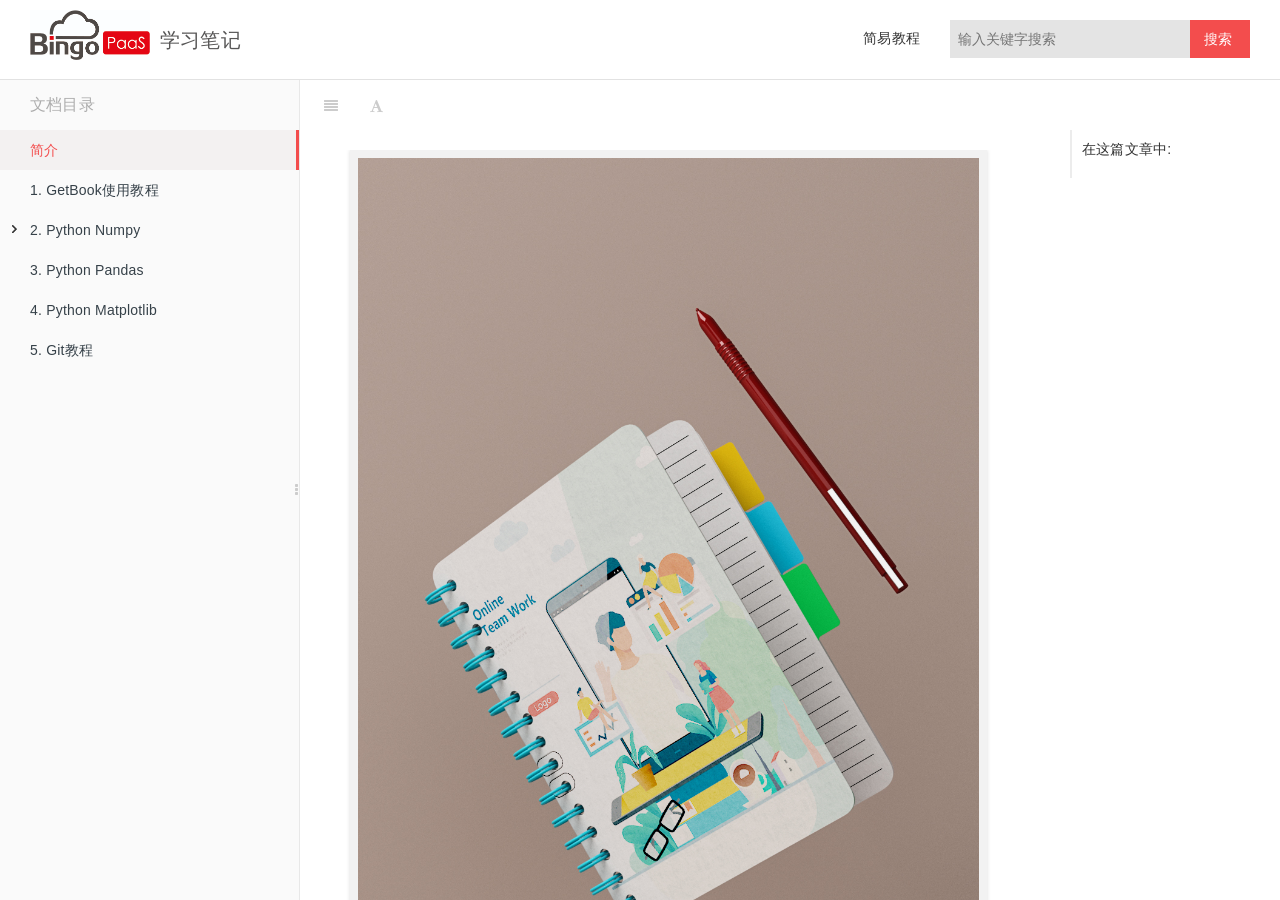
<file: index.html>
<!DOCTYPE HTML>
<html lang="zh-hans" >
    <head>
        <title>简介 · 学习笔记</title>
        <meta charset="UTF-8">
        <meta http-equiv="X-UA-Compatible" content="IE=edge" />
        <meta content="text/html; charset=utf-8" http-equiv="Content-Type">
        <meta name="description" content="">
        <meta name="generator" content="GitBook 3.0.0">
        
        
        
    
    <link rel="stylesheet" href="gitbook/style.css">

    
            
                
                <link rel="stylesheet" href="gitbook/gitbook-plugin-expandable-chapters/expandable-chapters.css">
                
            
                
                <link rel="stylesheet" href="gitbook/gitbook-plugin-chapter-fold/chapter-fold.css">
                
            
                
                <link rel="stylesheet" href="gitbook/gitbook-plugin-code/plugin.css">
                
            
                
                <link rel="stylesheet" href="gitbook/gitbook-plugin-page-footer-ex/style/plugin.css">
                
            
                
                <link rel="stylesheet" href="gitbook/gitbook-plugin-expandable-chapters-small/expandable-chapters-small.css">
                
            
                
                <link rel="stylesheet" href="gitbook/gitbook-plugin-prism/prism-okaidia.css">
                
            
                
                <link rel="stylesheet" href="gitbook/gitbook-plugin-search/search.css">
                
            
                
                <link rel="stylesheet" href="gitbook/gitbook-plugin-splitter/splitter.css">
                
            
                
                <link rel="stylesheet" href="https://maxcdn.bootstrapcdn.com/bootstrap/3.3.7/css/bootstrap.min.css">
                
            
                
                <link rel="stylesheet" href="gitbook/gitbook-plugin-sectionx/sectionx.css">
                
            
                
                <link rel="stylesheet" href="gitbook/gitbook-plugin-theme-fexa/fexa.css">
                
            
                
                <link rel="stylesheet" href="gitbook/gitbook-plugin-auto-scroll-table/website.css">
                
            
                
                <link rel="stylesheet" href="gitbook/gitbook-plugin-fontsettings/website.css">
                
            
        

    

    
        
        <link rel="stylesheet" href="styles/website.css">
        
    

        
    
    
    <meta name="HandheldFriendly" content="true"/>
    <meta name="viewport" content="width=device-width, initial-scale=1, user-scalable=no">
    <meta name="apple-mobile-web-app-capable" content="yes">
    <meta name="apple-mobile-web-app-status-bar-style" content="black">
    <link rel="apple-touch-icon-precomposed" sizes="152x152" href="gitbook/images/apple-touch-icon-precomposed-152.png">
    <link rel="shortcut icon" href="gitbook/images/favicon.ico" type="image/x-icon">

    
    <link rel="next" href="chapter1.html" />
    
    

    </head>
    <body>
        
<div class="book">
	<div class="header-inner">
		<!-- LOGO -->
		<div class="logo"></div>
		<span class="title"></span>

		<!-- Search -->
		
<div id="book-search-input" role="search">
    <input type="text" placeholder="Type to search" />
</div>


		<!-- Nav -->
		<ul class="header-nav">
			<li>
				<a href="/" target="_blank">简易教程</a>
			</li>
		</ul>
	</div>

	<div class="book-summary">
		<div class="book-summary-title">文档目录</div>
		
		
		<nav role="navigation">
			


<ul class="summary">
    
    

    

    
        
        
    
        <li class="chapter active" data-level="1.1" data-path="./">
            
                <a href="./">
            
                    
                    简介
            
                </a>
            

            
        </li>
    
        <li class="chapter " data-level="1.2" data-path="chapter1.html">
            
                <a href="chapter1.html">
            
                    
                    1. GetBook使用教程
            
                </a>
            

            
        </li>
    
        <li class="chapter " data-level="1.3" data-path="chapter2.html">
            
                <a href="chapter2.html">
            
                    
                    2. Python Numpy
            
                </a>
            

            
            <ul class="articles">
                
    
        <li class="chapter " data-level="1.3.1" data-path="chapter2/chapter2_sub_01.html">
            
                <a href="chapter2/chapter2_sub_01.html">
            
                    
                    2.1 Numpy基础
            
                </a>
            

            
        </li>
    
        <li class="chapter " data-level="1.3.2" data-path="chapter2/chapter2_sub_02.html">
            
                <a href="chapter2/chapter2_sub_02.html">
            
                    
                    2.2Numpy科学计算
            
                </a>
            

            
        </li>
    

            </ul>
            
        </li>
    
        <li class="chapter " data-level="1.4" data-path="chapter3.html">
            
                <a href="chapter3.html">
            
                    
                    3. Python Pandas
            
                </a>
            

            
        </li>
    
        <li class="chapter " data-level="1.5" data-path="chapter4.html">
            
                <a href="chapter4.html">
            
                    
                    4. Python Matplotlib
            
                </a>
            

            
        </li>
    
        <li class="chapter " data-level="1.6" data-path="chapter5.html">
            
                <a href="chapter5.html">
            
                    
                    5. Git教程
            
                </a>
            

            
        </li>
    

    

    <li class="divider"></li>

    <li>
        <a href="https://www.gitbook.com" target="blank" class="gitbook-link">
            Published with GitBook
        </a>
    </li>
</ul>


		</nav>
		
		
	</div>

	<!-- Content nav -->
	<div class="book-anchor">
		<div class="book-anchor-title">在这篇文章中:</div>
		<div class="book-anchor-body">

		</div>
	</div>

	<div class="book-body">
		
		<div class="body-inner">
			
			

<div class="book-header" role="navigation">
    

    <!-- Title -->
    <h1>
        <i class="fa fa-circle-o-notch fa-spin"></i>
        <a href="." >简介</a>
    </h1>
</div>




			<div class="page-wrapper" tabindex="-1" role="main">
				<div class="page-inner">
					
<div id="book-search-results">
    <div class="search-noresults">
    
					<section class="normal markdown-section">
						
						<p><img src="image/fengmian.jpg" alt="&#x5C01;&#x9762;"></p>
<footer class="page-footer-ex"> <span class="page-footer-ex-copyright"> By Wuyuexin </span> &#xA0;&#xA0;&#xA0;&#xA0;&#xA0;&#xA0;&#xA0;&#xA0;&#xA0;&#xA0; <span class="page-footer-ex-footer-update"> <i>updated</i> 2021-11-09 07:59:44 </span> </footer>
						
					</section>
					
    </div>
    <div class="search-results">
        <div class="has-results">
            
            <h1 class="search-results-title"><span class='search-results-count'></span> results matching "<span class='search-query'></span>"</h1>
            <ul class="search-results-list"></ul>
            
        </div>
        <div class="no-results">
            
            <h1 class="search-results-title">No results matching "<span class='search-query'></span>"</h1>
            
        </div>
    </div>
</div>

				</div>
			</div>
			
		</div>

		
		
		
		<a href="chapter1.html" class="navigation navigation-next navigation-unique" aria-label="Next page: 1. GetBook使用教程">
			<i class="fa fa-angle-right"></i>
		</a>
		
		
		
	</div>
	<script>
		var gitbook = gitbook || [];
		gitbook.push(function() {
			gitbook.page.hasChanged({"page":{"title":"简介","level":"1.1","depth":1,"next":{"title":"1. GetBook使用教程","level":"1.2","depth":1,"path":"chapter1.md","ref":"chapter1.md","articles":[]},"dir":"ltr"},"config":{"plugins":["expandable-chapters","chapter-fold","-copy-code-button","code","page-footer-ex","-anchor-navigation-ex","expandable-chapters-small","prism","-highlight","-lunr","search","-search-pro","splitter","-sharing","-insert-logo","hide-element","-page-treeview","sectionx","-popup","-lightbox","theme-fexa","-theme-comscore","auto-scroll-table"],"ignores":["_book","node_modules"],"styles":{"website":"styles/website.css"},"pluginsConfig":{"page-treeview":{"copyright":"","minHeaderCount":"2","minHeaderDeep":"2"},"chapter-fold":{},"prism":{"css":["prismjs/themes/prism-okaidia.css"],"lang":{"flow":"typescript"}},"page-footer-ex":{"copyright":"By Wuyuexin","markdown":true,"update_label":"<i>updated</i>","update_format":"YYYY-MM-DD HH:mm:ss"},"splitter":{},"search":{},"auto-scroll-table":{},"theme-fexa":{"search-placeholder":"输入关键字搜索","logo":"./image/logo.png","favicon":"./favicon.ico"},"code":{"copyButtons":false},"hide-element":{"elements":[".gitbook-link"]},"fontsettings":{"theme":"white","family":"sans","size":2},"fontSettings":{"family":"Microsoft YaHei","size":12},"sectionx":{"tag":"b"},"anchor-navigation-ex":{"showLevel":false,"showGoTop":false},"expandable-chapters-small":{},"theme-default":{"styles":{"website":"styles/website.css","pdf":"styles/pdf.css","epub":"styles/epub.css","mobi":"styles/mobi.css","ebook":"styles/ebook.css","print":"styles/print.css"},"showLevel":false},"insert-logo":{"url":"","style":"background: none; max-height: 80px; min-height: 80px"},"expandable-chapters":{}},"theme":"default","pdf":{"pageNumbers":true,"fontSize":12,"fontFamily":"Arial","paperSize":"a4","chapterMark":"pagebreak","pageBreaksBefore":"/","margin":{"right":62,"left":62,"top":56,"bottom":56}},"structure":{"langs":"LANGS.md","readme":"README.md","glossary":"GLOSSARY.md","summary":"SUMMARY.md"},"variables":{"themeFexa":{"nav":[{"url":"/","target":"_blank","name":"简易教程"}]}},"title":"学习笔记","language":"zh-hans","gitbook":"*"},"file":{"path":"README.md","mtime":"2021-11-08T23:59:44.000Z","type":"markdown"},"gitbook":{"version":"3.0.0","time":"2024-08-22T01:50:47.903Z"},"basePath":".","book":{"language":""}});
		});
	</script>
</div>

        
    <script src="gitbook/gitbook.js"></script>
    <script src="gitbook/theme.js"></script>
    
        
        <script src="gitbook/gitbook-plugin-expandable-chapters/expandable-chapters.js"></script>
        
    
        
        <script src="gitbook/gitbook-plugin-chapter-fold/chapter-fold.js"></script>
        
    
        
        <script src="gitbook/gitbook-plugin-code/plugin.js"></script>
        
    
        
        <script src="gitbook/gitbook-plugin-expandable-chapters-small/expandable-chapters-small.js"></script>
        
    
        
        <script src="gitbook/gitbook-plugin-search/search-engine.js"></script>
        
    
        
        <script src="gitbook/gitbook-plugin-search/search.js"></script>
        
    
        
        <script src="gitbook/gitbook-plugin-splitter/splitter.js"></script>
        
    
        
        <script src="gitbook/gitbook-plugin-hide-element/plugin.js"></script>
        
    
        
        <script src="https://maxcdn.bootstrapcdn.com/bootstrap/3.3.7/js/bootstrap.min.js"></script>
        
    
        
        <script src="gitbook/gitbook-plugin-sectionx/sectionx.js"></script>
        
    
        
        <script src="gitbook/gitbook-plugin-theme-fexa/fexa.js"></script>
        
    
        
        <script src="gitbook/gitbook-plugin-auto-scroll-table/plugin.js"></script>
        
    
        
        <script src="gitbook/gitbook-plugin-fontsettings/buttons.js"></script>
        
    

    </body>
</html>
</file>
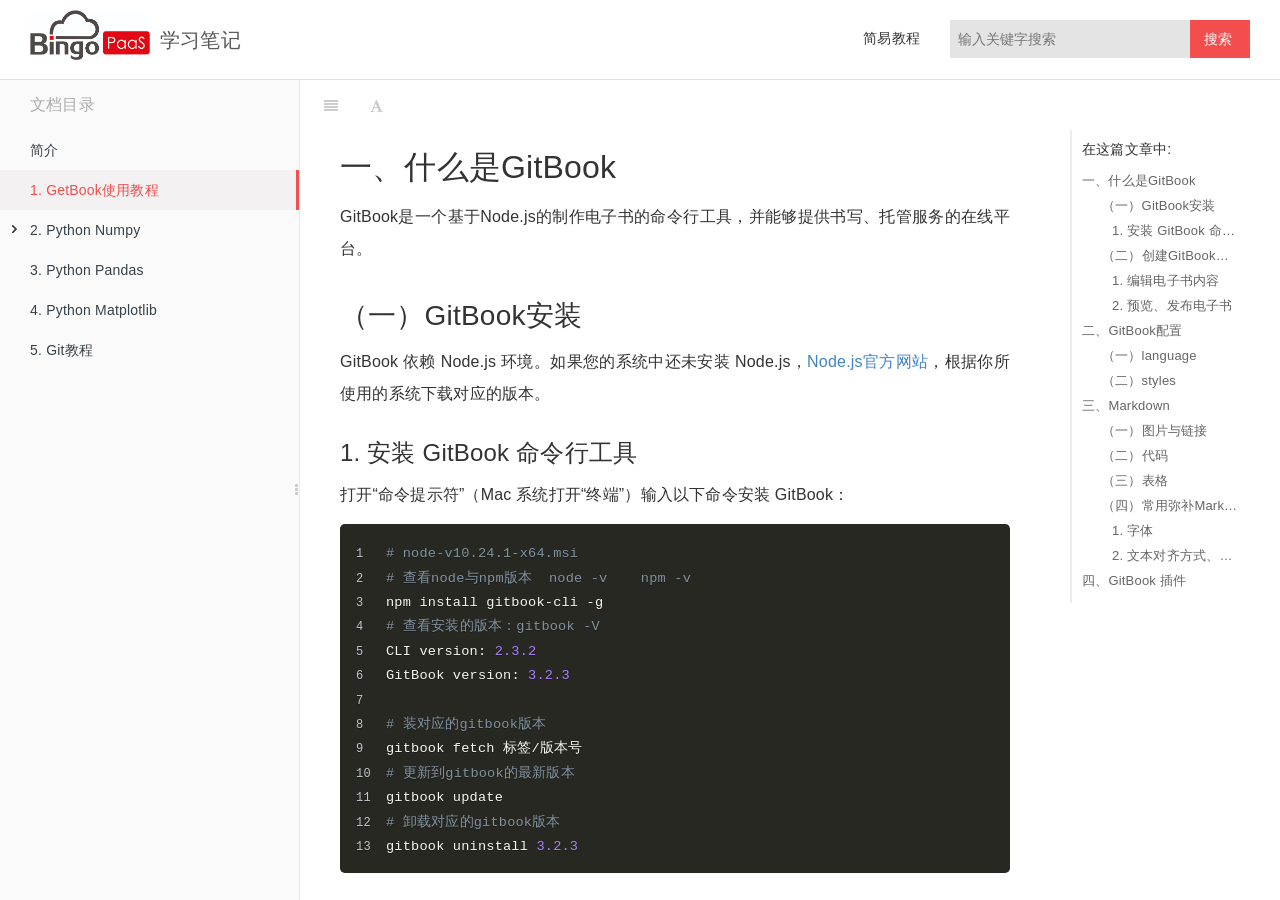
<file: chapter1.html>
<!DOCTYPE HTML>
<html lang="zh-hans" >
    <head>
        <title>1. GetBook使用教程 · 学习笔记</title>
        <meta charset="UTF-8">
        <meta http-equiv="X-UA-Compatible" content="IE=edge" />
        <meta content="text/html; charset=utf-8" http-equiv="Content-Type">
        <meta name="description" content="">
        <meta name="generator" content="GitBook 3.0.0">
        
        
        
    
    <link rel="stylesheet" href="gitbook/style.css">

    
            
                
                <link rel="stylesheet" href="gitbook/gitbook-plugin-expandable-chapters/expandable-chapters.css">
                
            
                
                <link rel="stylesheet" href="gitbook/gitbook-plugin-chapter-fold/chapter-fold.css">
                
            
                
                <link rel="stylesheet" href="gitbook/gitbook-plugin-code/plugin.css">
                
            
                
                <link rel="stylesheet" href="gitbook/gitbook-plugin-page-footer-ex/style/plugin.css">
                
            
                
                <link rel="stylesheet" href="gitbook/gitbook-plugin-expandable-chapters-small/expandable-chapters-small.css">
                
            
                
                <link rel="stylesheet" href="gitbook/gitbook-plugin-prism/prism-okaidia.css">
                
            
                
                <link rel="stylesheet" href="gitbook/gitbook-plugin-search/search.css">
                
            
                
                <link rel="stylesheet" href="gitbook/gitbook-plugin-splitter/splitter.css">
                
            
                
                <link rel="stylesheet" href="https://maxcdn.bootstrapcdn.com/bootstrap/3.3.7/css/bootstrap.min.css">
                
            
                
                <link rel="stylesheet" href="gitbook/gitbook-plugin-sectionx/sectionx.css">
                
            
                
                <link rel="stylesheet" href="gitbook/gitbook-plugin-theme-fexa/fexa.css">
                
            
                
                <link rel="stylesheet" href="gitbook/gitbook-plugin-auto-scroll-table/website.css">
                
            
                
                <link rel="stylesheet" href="gitbook/gitbook-plugin-fontsettings/website.css">
                
            
        

    

    
        
        <link rel="stylesheet" href="styles/website.css">
        
    

        
    
    
    <meta name="HandheldFriendly" content="true"/>
    <meta name="viewport" content="width=device-width, initial-scale=1, user-scalable=no">
    <meta name="apple-mobile-web-app-capable" content="yes">
    <meta name="apple-mobile-web-app-status-bar-style" content="black">
    <link rel="apple-touch-icon-precomposed" sizes="152x152" href="gitbook/images/apple-touch-icon-precomposed-152.png">
    <link rel="shortcut icon" href="gitbook/images/favicon.ico" type="image/x-icon">

    
    <link rel="next" href="chapter2.html" />
    
    
    <link rel="prev" href="./" />
    

    </head>
    <body>
        
<div class="book">
	<div class="header-inner">
		<!-- LOGO -->
		<div class="logo"></div>
		<span class="title"></span>

		<!-- Search -->
		
<div id="book-search-input" role="search">
    <input type="text" placeholder="Type to search" />
</div>


		<!-- Nav -->
		<ul class="header-nav">
			<li>
				<a href="/" target="_blank">简易教程</a>
			</li>
		</ul>
	</div>

	<div class="book-summary">
		<div class="book-summary-title">文档目录</div>
		
		
		<nav role="navigation">
			


<ul class="summary">
    
    

    

    
        
        
    
        <li class="chapter " data-level="1.1" data-path="./">
            
                <a href="./">
            
                    
                    简介
            
                </a>
            

            
        </li>
    
        <li class="chapter active" data-level="1.2" data-path="chapter1.html">
            
                <a href="chapter1.html">
            
                    
                    1. GetBook使用教程
            
                </a>
            

            
        </li>
    
        <li class="chapter " data-level="1.3" data-path="chapter2.html">
            
                <a href="chapter2.html">
            
                    
                    2. Python Numpy
            
                </a>
            

            
            <ul class="articles">
                
    
        <li class="chapter " data-level="1.3.1" data-path="chapter2/chapter2_sub_01.html">
            
                <a href="chapter2/chapter2_sub_01.html">
            
                    
                    2.1 Numpy基础
            
                </a>
            

            
        </li>
    
        <li class="chapter " data-level="1.3.2" data-path="chapter2/chapter2_sub_02.html">
            
                <a href="chapter2/chapter2_sub_02.html">
            
                    
                    2.2Numpy科学计算
            
                </a>
            

            
        </li>
    

            </ul>
            
        </li>
    
        <li class="chapter " data-level="1.4" data-path="chapter3.html">
            
                <a href="chapter3.html">
            
                    
                    3. Python Pandas
            
                </a>
            

            
        </li>
    
        <li class="chapter " data-level="1.5" data-path="chapter4.html">
            
                <a href="chapter4.html">
            
                    
                    4. Python Matplotlib
            
                </a>
            

            
        </li>
    
        <li class="chapter " data-level="1.6" data-path="chapter5.html">
            
                <a href="chapter5.html">
            
                    
                    5. Git教程
            
                </a>
            

            
        </li>
    

    

    <li class="divider"></li>

    <li>
        <a href="https://www.gitbook.com" target="blank" class="gitbook-link">
            Published with GitBook
        </a>
    </li>
</ul>


		</nav>
		
		
	</div>

	<!-- Content nav -->
	<div class="book-anchor">
		<div class="book-anchor-title">在这篇文章中:</div>
		<div class="book-anchor-body">

		</div>
	</div>

	<div class="book-body">
		
		<div class="body-inner">
			
			

<div class="book-header" role="navigation">
    

    <!-- Title -->
    <h1>
        <i class="fa fa-circle-o-notch fa-spin"></i>
        <a href="." >1. GetBook使用教程</a>
    </h1>
</div>




			<div class="page-wrapper" tabindex="-1" role="main">
				<div class="page-inner">
					
<div id="book-search-results">
    <div class="search-noresults">
    
					<section class="normal markdown-section">
						
						<h1 id="&#x4E00;&#x3001;&#x4EC0;&#x4E48;&#x662F;gitbook">&#x4E00;&#x3001;&#x4EC0;&#x4E48;&#x662F;GitBook</h1>
<p>GitBook&#x662F;&#x4E00;&#x4E2A;&#x57FA;&#x4E8E;Node.js&#x7684;&#x5236;&#x4F5C;&#x7535;&#x5B50;&#x4E66;&#x7684;&#x547D;&#x4EE4;&#x884C;&#x5DE5;&#x5177;&#xFF0C;&#x5E76;&#x80FD;&#x591F;&#x63D0;&#x4F9B;&#x4E66;&#x5199;&#x3001;&#x6258;&#x7BA1;&#x670D;&#x52A1;&#x7684;&#x5728;&#x7EBF;&#x5E73;&#x53F0;&#x3002;</p>
<h2 id="&#xFF08;&#x4E00;&#xFF09;gitbook&#x5B89;&#x88C5;">&#xFF08;&#x4E00;&#xFF09;GitBook&#x5B89;&#x88C5;</h2>
<p>GitBook &#x4F9D;&#x8D56; Node.js &#x73AF;&#x5883;&#x3002;&#x5982;&#x679C;&#x60A8;&#x7684;&#x7CFB;&#x7EDF;&#x4E2D;&#x8FD8;&#x672A;&#x5B89;&#x88C5; Node.js&#xFF0C;<a href="https://nodejs.org/en/" _target="blank">Node.js&#x5B98;&#x65B9;&#x7F51;&#x7AD9;</a>&#xFF0C;&#x6839;&#x636E;&#x4F60;&#x6240;&#x4F7F;&#x7528;&#x7684;&#x7CFB;&#x7EDF;&#x4E0B;&#x8F7D;&#x5BF9;&#x5E94;&#x7684;&#x7248;&#x672C;&#x3002;</p>
<h3 id="1-&#x5B89;&#x88C5;-gitbook-&#x547D;&#x4EE4;&#x884C;&#x5DE5;&#x5177;">1. &#x5B89;&#x88C5; GitBook &#x547D;&#x4EE4;&#x884C;&#x5DE5;&#x5177;</h3>
<p>&#x6253;&#x5F00;&#x201C;&#x547D;&#x4EE4;&#x63D0;&#x793A;&#x7B26;&#x201D;&#xFF08;Mac &#x7CFB;&#x7EDF;&#x6253;&#x5F00;&#x201C;&#x7EC8;&#x7AEF;&#x201D;&#xFF09;&#x8F93;&#x5165;&#x4EE5;&#x4E0B;&#x547D;&#x4EE4;&#x5B89;&#x88C5; GitBook&#xFF1A;</p>
<pre class="language-"><code class="lang-python"><span class="token comment"># node-v10.24.1-x64.msi</span>
<span class="token comment"># &#x67E5;&#x770B;node&#x4E0E;npm&#x7248;&#x672C;  node -v    npm -v</span>
npm install gitbook<span class="token operator">-</span>cli <span class="token operator">-</span>g
<span class="token comment"># &#x67E5;&#x770B;&#x5B89;&#x88C5;&#x7684;&#x7248;&#x672C;&#xFF1A;gitbook -V</span>
CLI version<span class="token punctuation">:</span> <span class="token number">2.3</span><span class="token number">.2</span>
GitBook version<span class="token punctuation">:</span> <span class="token number">3.2</span><span class="token number">.3</span>

<span class="token comment"># &#x88C5;&#x5BF9;&#x5E94;&#x7684;gitbook&#x7248;&#x672C;</span>
gitbook fetch &#x6807;&#x7B7E;<span class="token operator">/</span>&#x7248;&#x672C;&#x53F7;
<span class="token comment"># &#x66F4;&#x65B0;&#x5230;gitbook&#x7684;&#x6700;&#x65B0;&#x7248;&#x672C;</span>
gitbook update
<span class="token comment"># &#x5378;&#x8F7D;&#x5BF9;&#x5E94;&#x7684;gitbook&#x7248;&#x672C;</span>
gitbook uninstall <span class="token number">3.2</span><span class="token number">.3</span>
</code></pre>
<h2 id="&#xFF08;&#x4E8C;&#xFF09;&#x521B;&#x5EFA;gitbook&#x9879;&#x76EE;">&#xFF08;&#x4E8C;&#xFF09;&#x521B;&#x5EFA;GitBook&#x9879;&#x76EE;</h2>
<p>&#x65B0;&#x5EFA;&#x4E00;&#x4E2A;&#x76EE;&#x5F55;&#xFF0C;&#x5E76;&#x8FDB;&#x5165;&#x8BE5;&#x76EE;&#x5F55;&#x4F7F;&#x7528; gitbook &#x547D;&#x4EE4;&#x521D;&#x59CB;&#x5316;&#x7535;&#x5B50;&#x4E66;&#x9879;&#x76EE;&#x3002;&#x4E3E;&#x4E2A;&#x4F8B;&#x5B50;&#xFF0C;&#x73B0;&#x5728;&#x8981;&#x521B;&#x5EFA;&#x4E00;&#x4E2A;&#x540D;&#x4E3A;&#x201C;MyBook&#x201D;&#x7684;&#x7A7A;&#x767D;&#x7535;&#x5B50;&#x4E66;&#x9879;&#x76EE;&#xFF0C;&#x5982;&#x4E0B;&#x6240;&#x793A;&#xFF1A;</p>
<pre class="language-"><code class="lang-python">mkdir MyBook <span class="token comment">#&#x65B0;&#x5EFA;&#x76EE;&#x5F55;</span>
cd MyBook    <span class="token comment">#&#x8FDB;&#x5165;&#x76EE;&#x5F55;</span>
gitbook init <span class="token comment">#&#x521D;&#x59CB;&#x5316;&#x76EE;&#x5F55;</span>
</code></pre>
<p>&#x521D;&#x59CB;&#x5316;&#x540E;&#x7684;&#x76EE;&#x5F55;&#x4E2D;&#x4F1A;&#x51FA;&#x73B0;&#x201C;README.md&#x201D;&#x548C;&#x201C;SUMMARY.md&#x201D;&#x4E24;&#x4E2A;&#x57FA;&#x672C;&#x6587;&#x4EF6;&#x3002;</p>
<h3 id="1-&#x7F16;&#x8F91;&#x7535;&#x5B50;&#x4E66;&#x5185;&#x5BB9;">1. &#x7F16;&#x8F91;&#x7535;&#x5B50;&#x4E66;&#x5185;&#x5BB9;</h3>
<p>GitBook&#x4F7F;&#x7528;SUMMURY.md&#x6587;&#x4EF6;&#x5B9E;&#x73B0;&#x76EE;&#x5F55;&#x7ED3;&#x6784;&#x7684;&#x8BBE;&#x5B9A;&#xFF0C;&#x5728;&#x8BE5;&#x6587;&#x4EF6;&#x4E2D;&#xFF0C;&#x53EF;&#x4EE5;&#x901A;&#x8FC7;&#x7F29;&#x8FDB;&#x5B9E;&#x73B0;&#x591A;&#x7EA7;&#x76EE;&#x5F55;&#x7684;&#x6548;&#x679C;&#xFF0C;&#x5982;&#xFF1A;</p>
<pre class="language-"><code class="lang-python"><span class="token comment"># Summary</span>
<span class="token operator">*</span> <span class="token punctuation">[</span>introduce<span class="token punctuation">]</span><span class="token punctuation">(</span>README<span class="token punctuation">.</span>md<span class="token punctuation">)</span>

<span class="token operator">*</span> <span class="token punctuation">[</span>chapter1<span class="token punctuation">]</span><span class="token punctuation">(</span>chapter1<span class="token punctuation">.</span>md<span class="token punctuation">)</span>
    <span class="token operator">*</span> <span class="token punctuation">[</span>sub<span class="token operator">-</span>section1<span class="token punctuation">]</span><span class="token punctuation">(</span><span class="token punctuation">.</span><span class="token operator">/</span>chapter1<span class="token operator">/</span>sub<span class="token operator">-</span>section1<span class="token punctuation">.</span>md<span class="token punctuation">)</span>
<span class="token operator">*</span> <span class="token punctuation">[</span>chapter2<span class="token punctuation">]</span><span class="token punctuation">(</span>chapter2<span class="token punctuation">.</span>md<span class="token punctuation">)</span>
    <span class="token operator">*</span> <span class="token punctuation">[</span>sub<span class="token operator">-</span>section1<span class="token punctuation">]</span><span class="token punctuation">(</span><span class="token punctuation">.</span><span class="token operator">/</span>chapter2<span class="token operator">/</span>sub<span class="token operator">-</span>section2<span class="token punctuation">.</span>md<span class="token punctuation">)</span>
</code></pre>
<h3 id="2-&#x9884;&#x89C8;&#x3001;&#x53D1;&#x5E03;&#x7535;&#x5B50;&#x4E66;">2. &#x9884;&#x89C8;&#x3001;&#x53D1;&#x5E03;&#x7535;&#x5B50;&#x4E66;</h3>
<p>&#x5F53;&#x5185;&#x5BB9;&#x4E66;&#x5199;&#x5B8C;&#x6BD5;&#x540E;&#xFF0C;&#x53EF;&#x4EE5;&#x5728;&#x7EC8;&#x7AEF;&#x4E2D;&#x8F93;&#x5165;&#x5982;&#x4E0B;&#x547D;&#x4EE4;&#xFF0C;&#x5B9E;&#x73B0;&#x5B9E;&#x65F6;&#x9884;&#x89C8;&#x3001;&#x53D1;&#x5E03;&#xFF1A;</p>
<pre class="language-"><code class="lang-python"><span class="token comment"># gitbook serve &#x547D;&#x4EE4;&#x5B9E;&#x9645;&#x4E0A;&#x4F1A;&#x9996;&#x5148;&#x8C03;&#x7528; gitbook build&#x7F16;&#x8BD1;&#x4E66;&#x7C4D;&#xFF0C;&#x5B8C;&#x6210;&#x4EE5;&#x540E;&#x4F1A;&#x6253;&#x5F00;&#x4E00;&#x4E2A; web &#x670D;&#x52A1;&#x5668;&#xFF0C;&#x76D1;&#x542C;&#x672C;&#x5730; 4000 &#x7AEF;&#x53E3;&#xFF0C;&#x5728;&#x6D4F;&#x89C8;&#x5668;&#x4E2D;&#x8F93;&#x5165;http://localhost:4000&#xFF0C;&#x5373;&#x53EF;&#x6253;&#x5F00;&#x7535;&#x5B50;&#x4E66;&#x3002;</span>
gitbook serve

<span class="token comment"># &#x8BE5;&#x547D;&#x4EE4;&#x4F1A;&#x5728;&#x5F53;&#x524D;&#x6587;&#x4EF6;&#x5939;&#x4E2D;&#x751F;&#x6210;_book&#x6587;&#x4EF6;&#x5939;&#xFF0C;&#x7528;&#x6237;&#x53EF;&#x4EE5;&#x5C06;&#x8FD9;&#x4E2A;&#x6587;&#x4EF6;&#x5939;&#x5185;&#x5BB9;&#x6258;&#x7BA1;&#x5230;&#x7F51;&#x4E0A;&#xFF0C;&#x4ECE;&#x800C;&#x5B9E;&#x73B0;&#x5185;&#x5BB9;&#x7684;&#x53D1;&#x5E03;&#x3002;</span>
gitbook build
</code></pre>
<h1 id="&#x4E8C;&#x3001;gitbook&#x914D;&#x7F6E;">&#x4E8C;&#x3001;GitBook&#x914D;&#x7F6E;</h1>
<p><hr>
&#x8BB0;&#x5F55;Gitbook&#x7684;&#x4E00;&#x4E9B;&#x914D;&#x7F6E;&#x4FE1;&#x606F;</p>
<ul>
<li>title - &#x6807;&#x9898;</li>
<li>author - &#x4F5C;&#x8005;&#x4FE1;&#x606F;</li>
<li>description - &#x4E66;&#x672C;&#x63CF;&#x8FF0;</li>
<li>language - &#x4F7F;&#x7528;&#x7684;&#x8BED;&#x8A00;</li>
<li>gitbook - &#x6307;&#x5B9A;gitbook&#x7248;&#x672C;</li>
<li>root - &#x6307;&#x5B9A;&#x5B58;&#x653E; GitBook &#x6587;&#x4EF6;&#x7684;&#x6839;&#x76EE;&#x5F55;</li>
<li>links - &#x5728;&#x4FA7;&#x8FB9;&#x680F;&#x6DFB;&#x52A0;&#x94FE;&#x63A5;</li>
<li>styles - &#x81EA;&#x5B9A;&#x4E49;&#x6837;&#x5F0F;</li>
<li>plugins - &#x63D2;&#x4EF6;</li>
<li>pluginsConfig - &#x63D2;&#x4EF6;&#x914D;&#x7F6E;</li>
<li>structure - &#x8BBE;&#x7F6E; Readme, Summary, Glossary&#x7B49;&#x5BF9;&#x5E94;&#x7684;&#x6587;&#x4EF6;</li>
</ul>
<h2 id="&#xFF08;&#x4E00;&#xFF09;language">&#xFF08;&#x4E00;&#xFF09;language</h2>
<p>Gitbook&#x4F7F;&#x7528;&#x7684;&#x8BED;&#x8A00;&#xFF0C;&#x914D;&#x7F6E;&#x4F7F;&#x7528;&#x7B80;&#x4F53;&#x4E2D;&#x6587;</p>
<pre class="language-"><code class="lang-python">en<span class="token punctuation">,</span> ar<span class="token punctuation">,</span> bn<span class="token punctuation">,</span> cs<span class="token punctuation">,</span> de<span class="token punctuation">,</span> en<span class="token punctuation">,</span> es<span class="token punctuation">,</span> fa<span class="token punctuation">,</span> fi<span class="token punctuation">,</span> fr<span class="token punctuation">,</span> he<span class="token punctuation">,</span> it<span class="token punctuation">,</span> ja<span class="token punctuation">,</span> ko<span class="token punctuation">,</span> no<span class="token punctuation">,</span> pl<span class="token punctuation">,</span> pt<span class="token punctuation">,</span> ro<span class="token punctuation">,</span> ru<span class="token punctuation">,</span> sv<span class="token punctuation">,</span> uk<span class="token punctuation">,</span> vi<span class="token punctuation">,</span> zh<span class="token operator">-</span>hans<span class="token punctuation">,</span> zh<span class="token operator">-</span>tw
<span class="token comment"># &#x7B80;&#x4F53;&#x4E2D;&#x6587;</span>
<span class="token string">&quot;language&quot;</span> <span class="token punctuation">:</span> <span class="token string">&quot;zh-hans&quot;</span><span class="token punctuation">,</span>
</code></pre>
<h2 id="&#xFF08;&#x4E8C;&#xFF09;styles">&#xFF08;&#x4E8C;&#xFF09;styles</h2>
<p>&#x81EA;&#x5B9A;&#x4E49;&#x9875;&#x9762;&#x6837;&#x5F0F;&#xFF0C; &#x9ED8;&#x8BA4;&#x60C5;&#x51B5;&#x4E0B;&#x5404;generator&#x5BF9;&#x5E94;&#x7684;css&#x6587;&#x4EF6;</p>
<pre class="language-"><code class="lang-css"><span class="token string">&quot;styles&quot;</span><span class="token punctuation">:</span> <span class="token punctuation">{</span>
    <span class="token string">&quot;website&quot;</span><span class="token punctuation">:</span> <span class="token string">&quot;styles/website.css&quot;</span><span class="token punctuation">,</span>
    <span class="token string">&quot;ebook&quot;</span><span class="token punctuation">:</span> <span class="token string">&quot;styles/ebook.css&quot;</span><span class="token punctuation">,</span>
    <span class="token string">&quot;pdf&quot;</span><span class="token punctuation">:</span> <span class="token string">&quot;styles/pdf.css&quot;</span><span class="token punctuation">,</span>
    <span class="token string">&quot;mobi&quot;</span><span class="token punctuation">:</span> <span class="token string">&quot;styles/mobi.css&quot;</span><span class="token punctuation">,</span>
    <span class="token string">&quot;epub&quot;</span><span class="token punctuation">:</span> <span class="token string">&quot;styles/epub.css&quot;</span>
<span class="token punctuation">}</span>
</code></pre>
<p>&#x4F8B;&#x5982;&#x4F7F; <code><span class="token tag"><span class="token tag"><span class="token punctuation">&lt;</span>h1</span><span class="token punctuation">&gt;</span></span><span class="token tag"><span class="token tag"><span class="token punctuation">&lt;</span>h2</span><span class="token punctuation">&gt;</span></span></code> &#x6807;&#x7B7E;&#x6709;&#x4E0B;&#x8FB9;&#x6846;&#xFF0C;&#x53EF;&#x4EE5;&#x5728;website.css&#x4E2D;&#x8BBE;&#x7F6E;</p>
<pre class="language-"><code class="lang-css"><span class="token selector">h1 , h2</span><span class="token punctuation">{</span>
        <span class="token property">border-bottom</span><span class="token punctuation">:</span> 1px solid #EFEAEA<span class="token punctuation">;</span>
    <span class="token punctuation">}</span>
</code></pre>
<h1 id="&#x4E09;&#x3001;markdown">&#x4E09;&#x3001;Markdown</h1>
<hr>
<h2 id="&#xFF08;&#x4E00;&#xFF09;&#x56FE;&#x7247;&#x4E0E;&#x94FE;&#x63A5;">&#xFF08;&#x4E00;&#xFF09;&#x56FE;&#x7247;&#x4E0E;&#x94FE;&#x63A5;</h2>
<p>&#x56FE;&#x7247;&#x4E0E;&#x94FE;&#x63A5;&#x7684;&#x8BED;&#x6CD5;&#x5F88;&#x50CF;&#xFF0C;&#x533A;&#x522B;&#x5728;&#x4E00;&#x4E2A;!&#x53F7;&#xFF0C;&#x4E8C;&#x8005;&#x683C;&#x5F0F;&#xFF1A;</p>
<pre class="language-"><code>&#x56FE;&#x7247;&#xFF1A;![]()    ![&#x56FE;&#x7247;&#x6587;&#x672C;(&#x53EF;&#x5FFD;&#x7565;)](&#x56FE;&#x7247;&#x5730;&#x5740;)

&#x94FE;&#x63A5;&#xFF1A;[]()     [&#x94FE;&#x63A5;&#x6587;&#x672C;](&#x94FE;&#x63A5;&#x5730;&#x5740;)
</code></pre><h2 id="&#xFF08;&#x4E8C;&#xFF09;&#x4EE3;&#x7801;">&#xFF08;&#x4E8C;&#xFF09;&#x4EE3;&#x7801;</h2>
<p>&#x4EE3;&#x7801;&#x5206;&#x4E3A;&#x884C;&#x5185;&#x4EE3;&#x7801;&#x548C;&#x4EE3;&#x7801;&#x5757;&#x3002;</p>
<ul>
<li>&#x884C;&#x5185;&#x4EE3;&#x7801;&#x4F7F;&#x7528; <code>&#x4EE3;&#x7801;</code> &#x6807;&#x8BC6;&#xFF0C;&#x53EF;&#x5D4C;&#x5165;&#x6587;&#x5B57;&#x4E2D;</li>
<li>&#x4EE3;&#x7801;&#x5757;&#x4F7F;&#x7528;4&#x4E2A;&#x7A7A;&#x683C;&#x6216;```&#x6807;&#x8BC6;</li>
</ul>
<h2 id="&#xFF08;&#x4E09;&#xFF09;&#x8868;&#x683C;">&#xFF08;&#x4E09;&#xFF09;&#x8868;&#x683C;</h2>
<p>&#x8868;&#x683C;&#x5BF9;&#x9F50;&#x683C;&#x5F0F;:</p>
<ul>
<li>&#x5C45;&#x5DE6;&#xFF1A;:----</li>
<li>&#x5C45;&#x4E2D;&#xFF1A;:----:&#x6216;-----</li>
<li>&#x5C45;&#x53F3;&#xFF1A;----:</li>
</ul>
<pre class="language-"><code>|&#x6807;&#x9898;|&#x6807;&#x9898;|&#x6807;&#x9898;|
|:---|:---:|---:|
|&#x5C45;&#x5DE6;&#x6D4B;&#x8BD5;&#x6587;&#x672C;|&#x5C45;&#x4E2D;&#x6D4B;&#x8BD5;&#x6587;&#x672C;|&#x5C45;&#x53F3;&#x6D4B;&#x8BD5;&#x6587;&#x672C;|
|&#x5C45;&#x5DE6;&#x6D4B;&#x8BD5;&#x6587;&#x672C;1|&#x5C45;&#x4E2D;&#x6D4B;&#x8BD5;&#x6587;&#x672C;2|&#x5C45;&#x53F3;&#x6D4B;&#x8BD5;&#x6587;&#x672C;3|
|&#x5C45;&#x5DE6;&#x6D4B;&#x8BD5;&#x6587;&#x672C;11|&#x5C45;&#x4E2D;&#x6D4B;&#x8BD5;&#x6587;&#x672C;22|&#x5C45;&#x53F3;&#x6D4B;&#x8BD5;&#x6587;&#x672C;33|
|&#x5C45;&#x5DE6;&#x6D4B;&#x8BD5;&#x6587;&#x672C;111|&#x5C45;&#x4E2D;&#x6D4B;&#x8BD5;&#x6587;&#x672C;222|&#x5C45;&#x53F3;&#x6D4B;&#x8BD5;&#x6587;&#x672C;333|
</code></pre><h2 id="&#xFF08;&#x56DB;&#xFF09;&#x5E38;&#x7528;&#x5F25;&#x8865;markdown&#x7684;html&#x6807;&#x7B7E;">&#xFF08;&#x56DB;&#xFF09;&#x5E38;&#x7528;&#x5F25;&#x8865;Markdown&#x7684;Html&#x6807;&#x7B7E;</h2>
<h3 id="1-&#x5B57;&#x4F53;">1. &#x5B57;&#x4F53;</h3>
<pre class="language-"><code class="lang-html"><span class="token tag"><span class="token tag"><span class="token punctuation">&lt;</span>font</span> <span class="token attr-name">face</span><span class="token attr-value"><span class="token punctuation attr-equals">=</span><span class="token punctuation">&quot;</span>&#x5FAE;&#x8F6F;&#x96C5;&#x9ED1;<span class="token punctuation">&quot;</span></span> <span class="token attr-name">color</span><span class="token attr-value"><span class="token punctuation attr-equals">=</span><span class="token punctuation">&quot;</span>red<span class="token punctuation">&quot;</span></span> <span class="token attr-name">size</span><span class="token attr-value"><span class="token punctuation attr-equals">=</span><span class="token punctuation">&quot;</span>6<span class="token punctuation">&quot;</span></span><span class="token punctuation">&gt;</span></span>&#x5B57;&#x4F53;&#x53CA;&#x5B57;&#x4F53;&#x989C;&#x8272;&#x548C;&#x5927;&#x5C0F;<span class="token tag"><span class="token tag"><span class="token punctuation">&lt;/</span>font</span><span class="token punctuation">&gt;</span></span>
<span class="token tag"><span class="token tag"><span class="token punctuation">&lt;</span>font</span> <span class="token attr-name">color</span><span class="token attr-value"><span class="token punctuation attr-equals">=</span><span class="token punctuation">&quot;</span>#0000ff<span class="token punctuation">&quot;</span></span><span class="token punctuation">&gt;</span></span>&#x5B57;&#x4F53;&#x989C;&#x8272;<span class="token tag"><span class="token tag"><span class="token punctuation">&lt;/</span>font</span><span class="token punctuation">&gt;</span></span>
</code></pre>
<h3 id="2-&#x6587;&#x672C;&#x5BF9;&#x9F50;&#x65B9;&#x5F0F;&#x3001;&#x9996;&#x884C;&#x7F29;&#x8FDB;">2. &#x6587;&#x672C;&#x5BF9;&#x9F50;&#x65B9;&#x5F0F;&#x3001;&#x9996;&#x884C;&#x7F29;&#x8FDB;</h3>
<pre class="language-"><code class="lang-html"><span class="token tag"><span class="token tag"><span class="token punctuation">&lt;</span>p</span><span class="token punctuation">&gt;</span></span> align=&quot;left&quot; style=&quot;text-indent:2em;&gt;&#x5C45;&#x5DE6;&#x6587;&#x672C;<span class="token tag"><span class="token tag"><span class="token punctuation">&lt;/</span>p</span><span class="token punctuation">&gt;</span></span>
<span class="token tag"><span class="token tag"><span class="token punctuation">&lt;</span>p</span><span class="token punctuation">&gt;</span></span> align=&quot;center&quot; style=&quot;text-indent:2em;&gt;&#x5C45;&#x4E2D;&#x6587;&#x672C;<span class="token tag"><span class="token tag"><span class="token punctuation">&lt;/</span>p</span><span class="token punctuation">&gt;</span></span>
<span class="token tag"><span class="token tag"><span class="token punctuation">&lt;</span>p</span><span class="token punctuation">&gt;</span></span> align=&quot;right&quot; style=&quot;text-indent:2em;&gt;&#x5C45;&#x53F3;&#x6587;&#x672C;<span class="token tag"><span class="token tag"><span class="token punctuation">&lt;/</span>p</span><span class="token punctuation">&gt;</span></span>
</code></pre>
<h1 id="&#x56DB;&#x3001;gitbook-&#x63D2;&#x4EF6;">&#x56DB;&#x3001;GitBook &#x63D2;&#x4EF6;</h1>
<p>&#x8BB0;&#x5F55;&#x4E00;&#x4E9B;&#x5B9E;&#x7528;&#x7684;&#x63D2;&#x4EF6;, &#x5982;&#x679C;&#x8981;&#x6307;&#x5B9A;&#x63D2;&#x4EF6;&#x7684;&#x7248;&#x672C;&#x53EF;&#x4EE5;&#x4F7F;&#x7528; plugin@0.3.1&#x3002;&#x4E0B;&#x9762;&#x7684;&#x63D2;&#x4EF6;&#x5728; GitBook &#x7684; 3.2.3 &#x7248;&#x672C;&#x4E2D;&#x53EF;&#x4EE5;&#x6B63;&#x5E38;&#x5DE5;&#x4F5C;&#xFF0C;&#x56E0;&#x4E3A;&#x4E00;&#x4E9B;&#x63D2;&#x4EF6;&#x53EF;&#x80FD;&#x4E0D;&#x4F1A;&#x968F;&#x7740; GitBook &#x7248;&#x672C;&#x7684;&#x5347;&#x7EA7;&#x800C;&#x5347;&#x7EA7;&#xFF0C;&#x5373;&#x4E0B;&#x9762;&#x7684;&#x63D2;&#x4EF6;&#x53EF;&#x80FD;&#x4E0D;&#x9002;&#x7528;&#x9AD8;&#x7248;&#x672C;&#x7684; GitBook&#xFF0C;&#x6240;&#x4EE5;&#x8FD9;&#x91CC;&#x6307;&#x5B9A;&#x4E86; GitBook &#x7684;&#x7248;&#x672C;&#x3002;&#x53E6;&#x5916;&#x672C;&#x6587;&#x8BB0;&#x5F55;&#x7684;&#x63D2;&#x4EF6;&#x5728; Linux &#x4E0B;&#x90FD;&#x662F;&#x53EF;&#x4EE5;&#x6B63;&#x786E;&#x5DE5;&#x4F5C;&#x7684;&#xFF0C;windows &#x7CFB;&#x7EDF;&#x6CA1;&#x6709;&#x6D4B;&#x8BD5;&#x3002;&#x8FD9;&#x91CC;&#x53EA;&#x662F;&#x5217;&#x4E3E;&#x4E86;&#x4E00;&#x90E8;&#x5206;&#x63D2;&#x4EF6;&#xFF0C;&#x5982;&#x679C;&#x6709;&#x5176;&#x5B83;&#x7684;&#x9700;&#x6C42;&#xFF0C;&#x53EF;&#x4EE5;&#x5230; <a href="https://docs.gitbook.com/resources/gitbook-legacy/v2-differences#plugins" _target="blank">&#x63D2;&#x4EF6;&#x5B98;&#x7F51;</a> &#x533A;&#x641C;&#x7D22;&#x76F8;&#x5173;&#x63D2;&#x4EF6;&#x3002;</p>
<pre class="language-"><code>Disqus - Disqus &#x8BC4;&#x8BBA;
Search Plus - &#x652F;&#x6301;&#x4E2D;&#x6587;&#x641C;&#x7D22;
Prsim - &#x4F7F;&#x7528; Prism.js &#x9AD8;&#x4EAE;&#x4EE3;&#x7801;
Advanced Emoji - &#x652F;&#x6301; emoji &#x8868;&#x60C5;
Github - &#x6DFB;&#x52A0;github&#x56FE;&#x6807;
Github Buttons - &#x6DFB;&#x52A0;&#x9879;&#x76EE;&#x5728; Github &#x4E0A;&#x7684; star&#x3001;fork&#x3001;watch &#x4FE1;&#x606F;
Ace Plugin - &#x652F;&#x6301;ace
Emphasize - &#x4E3A;&#x6587;&#x5B57;&#x52A0;&#x4E0A;&#x5E95;&#x8272;
KaTex - &#x652F;&#x6301;&#x6570;&#x5B66;&#x516C;&#x5F0F;
Include Codeblock - &#x7528;&#x4EE3;&#x7801;&#x5757;&#x663E;&#x793A;&#x5305;&#x542B;&#x6587;&#x4EF6;&#x7684;&#x5185;&#x5BB9;
Splitter - &#x4F7F;&#x4FA7;&#x8FB9;&#x680F;&#x7684;&#x5BBD;&#x5EA6;&#x53EF;&#x4EE5;&#x81EA;&#x7531;&#x8C03;&#x8282;
Mermaid-gb3 - &#x652F;&#x6301;&#x6E32;&#x67D3; Mermaid &#x56FE;&#x8868;
Puml - &#x652F;&#x6301;&#x6E32;&#x67D3; uml &#x56FE;
Graph - &#x4F7F;&#x7528; function-plot &#x7ED8;&#x5236;&#x6570;&#x5B66;&#x51FD;&#x6570;&#x56FE;
Chart - &#x7ED8;&#x5236;&#x56FE;&#x5F62;
Sharing-plus - &#x5206;&#x4EAB;&#x5F53;&#x524D;&#x9875;&#x9762;
Tbfed-pagefooter - &#x4E3A;&#x9875;&#x9762;&#x6DFB;&#x52A0;&#x9875;&#x811A;
Expandable-chapters-small - &#x4F7F;&#x5DE6;&#x4FA7;&#x7684;&#x7AE0;&#x8282;&#x76EE;&#x5F55;&#x53EF;&#x4EE5;&#x6298;&#x53E0;
Toggle-chapters - &#x5DE6;&#x4FA7;&#x7AE0;&#x8282;&#x76EE;&#x5F55;&#x53EF;&#x4EE5;&#x6298;&#x53E0;
Sectionx - &#x5C06;&#x9875;&#x9762;&#x5206;&#x5757;&#x663E;&#x793A;
GA - Google &#x7EDF;&#x8BA1;
3-ba - &#x767E;&#x5EA6;&#x7EDF;&#x8BA1;
Donate - &#x6253;&#x8D4F;&#x63D2;&#x4EF6;
Local Video - &#x4F7F;&#x7528; Video.js &#x64AD;&#x653E;&#x672C;&#x5730;&#x89C6;&#x9891;
Simple-page-toc - &#x81EA;&#x52A8;&#x751F;&#x6210;&#x672C;&#x9875;&#x7684;&#x76EE;&#x5F55;&#x7ED3;&#x6784;
Anchors - &#x6DFB;&#x52A0; Github &#x98CE;&#x683C;&#x7684;&#x951A;&#x70B9;
Anchor-navigation-ex - &#x6DFB;&#x52A0;Toc&#x5230;&#x4FA7;&#x8FB9;&#x60AC;&#x6D6E;&#x5BFC;&#x822A;&#x4EE5;&#x53CA;&#x56DE;&#x5230;&#x9876;&#x90E8;&#x6309;&#x94AE;
Edit Link - &#x94FE;&#x63A5;&#x5230;&#x5F53;&#x524D;&#x9875;&#x6E90;&#x6587;&#x4EF6;&#x4E0A;
Sitemap-general - &#x751F;&#x6210;sitemap
Favicon - &#x66F4;&#x6539;&#x7F51;&#x7AD9;&#x7684; favicon.ico
Todo - &#x6DFB;&#x52A0; Todo &#x529F;&#x80FD;
Terminal - &#x6A21;&#x62DF;&#x7EC8;&#x7AEF;&#x6837;&#x5F0F;
Copy-code-button - &#x4E3A;&#x4EE3;&#x7801;&#x5757;&#x6DFB;&#x52A0;&#x590D;&#x5236;&#x6309;&#x94AE;
Alerts - &#x6DFB;&#x52A0;&#x4E0D;&#x540C; alerts &#x6837;&#x5F0F;&#x7684; blockquotes
Include-csv - &#x663E;&#x793A; csv &#x6587;&#x4EF6;&#x5185;&#x5BB9;
Musicxml - &#x652F;&#x6301; musicxml &#x683C;&#x5F0F;&#x7684;&#x4E50;&#x8C31;&#x6E32;&#x67D3;
Klipse - &#x96C6;&#x6210; Kplise (online code evaluator)
Versions-select - &#x6DFB;&#x52A0;&#x7248;&#x672C;&#x9009;&#x62E9;&#x7684;&#x4E0B;&#x62C9;&#x83DC;&#x5355;
Rss - &#x6DFB;&#x52A0; rss &#x8BA2;&#x9605;&#x529F;&#x80FD;
Theme-comscore - &#x4FEE;&#x6539;&#x6807;&#x9898;&#x548C;&#x8868;&#x683C;&#x989C;&#x8272;
summary - &#x81EA;&#x52A8;&#x751F;&#x6210;&#x76EE;&#x5F55;
</code></pre><footer class="page-footer-ex"> <span class="page-footer-ex-copyright"> By Wuyuexin </span> &#xA0;&#xA0;&#xA0;&#xA0;&#xA0;&#xA0;&#xA0;&#xA0;&#xA0;&#xA0; <span class="page-footer-ex-footer-update"> <i>updated</i> 2024-08-20 15:19:26 </span> </footer>
						
					</section>
					
    </div>
    <div class="search-results">
        <div class="has-results">
            
            <h1 class="search-results-title"><span class='search-results-count'></span> results matching "<span class='search-query'></span>"</h1>
            <ul class="search-results-list"></ul>
            
        </div>
        <div class="no-results">
            
            <h1 class="search-results-title">No results matching "<span class='search-query'></span>"</h1>
            
        </div>
    </div>
</div>

				</div>
			</div>
			
		</div>

		
		
		<a href="./" class="navigation navigation-prev " aria-label="Previous page: 简介">
			<i class="fa fa-angle-left"></i>
		</a>
		
		
		<a href="chapter2.html" class="navigation navigation-next " aria-label="Next page: 2. Python Numpy">
			<i class="fa fa-angle-right"></i>
		</a>
		
		
		
	</div>
	<script>
		var gitbook = gitbook || [];
		gitbook.push(function() {
			gitbook.page.hasChanged({"page":{"title":"1. GetBook使用教程","level":"1.2","depth":1,"next":{"title":"2. Python Numpy","level":"1.3","depth":1,"path":"chapter2.md","ref":"chapter2.md","articles":[{"title":"2.1 Numpy基础","level":"1.3.1","depth":2,"path":"chapter2/chapter2_sub_01.md","ref":"chapter2/chapter2_sub_01.md","articles":[]},{"title":"2.2Numpy科学计算","level":"1.3.2","depth":2,"path":"chapter2/chapter2_sub_02.md","ref":"chapter2/chapter2_sub_02.md","articles":[]}]},"previous":{"title":"简介","level":"1.1","depth":1,"path":"README.md","ref":"README.md","articles":[]},"dir":"ltr"},"config":{"plugins":["expandable-chapters","chapter-fold","-copy-code-button","code","page-footer-ex","-anchor-navigation-ex","expandable-chapters-small","prism","-highlight","-lunr","search","-search-pro","splitter","-sharing","-insert-logo","hide-element","-page-treeview","sectionx","-popup","-lightbox","theme-fexa","-theme-comscore","auto-scroll-table"],"ignores":["_book","node_modules"],"styles":{"website":"styles/website.css"},"pluginsConfig":{"page-treeview":{"copyright":"","minHeaderCount":"2","minHeaderDeep":"2"},"chapter-fold":{},"prism":{"css":["prismjs/themes/prism-okaidia.css"],"lang":{"flow":"typescript"}},"page-footer-ex":{"copyright":"By Wuyuexin","markdown":true,"update_label":"<i>updated</i>","update_format":"YYYY-MM-DD HH:mm:ss"},"splitter":{},"search":{},"auto-scroll-table":{},"theme-fexa":{"search-placeholder":"输入关键字搜索","logo":"./image/logo.png","favicon":"./favicon.ico"},"code":{"copyButtons":false},"hide-element":{"elements":[".gitbook-link"]},"fontsettings":{"theme":"white","family":"sans","size":2},"fontSettings":{"family":"Microsoft YaHei","size":12},"sectionx":{"tag":"b"},"anchor-navigation-ex":{"showLevel":false,"showGoTop":false},"expandable-chapters-small":{},"theme-default":{"styles":{"website":"styles/website.css","pdf":"styles/pdf.css","epub":"styles/epub.css","mobi":"styles/mobi.css","ebook":"styles/ebook.css","print":"styles/print.css"},"showLevel":false},"insert-logo":{"url":"","style":"background: none; max-height: 80px; min-height: 80px"},"expandable-chapters":{}},"theme":"default","pdf":{"pageNumbers":true,"fontSize":12,"fontFamily":"Arial","paperSize":"a4","chapterMark":"pagebreak","pageBreaksBefore":"/","margin":{"right":62,"left":62,"top":56,"bottom":56}},"structure":{"langs":"LANGS.md","readme":"README.md","glossary":"GLOSSARY.md","summary":"SUMMARY.md"},"variables":{"themeFexa":{"nav":[{"url":"/","target":"_blank","name":"简易教程"}]}},"title":"学习笔记","language":"zh-hans","gitbook":"*"},"file":{"path":"chapter1.md","mtime":"2024-08-20T07:19:26.741Z","type":"markdown"},"gitbook":{"version":"3.0.0","time":"2024-08-22T01:50:47.903Z"},"basePath":".","book":{"language":""}});
		});
	</script>
</div>

        
    <script src="gitbook/gitbook.js"></script>
    <script src="gitbook/theme.js"></script>
    
        
        <script src="gitbook/gitbook-plugin-expandable-chapters/expandable-chapters.js"></script>
        
    
        
        <script src="gitbook/gitbook-plugin-chapter-fold/chapter-fold.js"></script>
        
    
        
        <script src="gitbook/gitbook-plugin-code/plugin.js"></script>
        
    
        
        <script src="gitbook/gitbook-plugin-expandable-chapters-small/expandable-chapters-small.js"></script>
        
    
        
        <script src="gitbook/gitbook-plugin-search/search-engine.js"></script>
        
    
        
        <script src="gitbook/gitbook-plugin-search/search.js"></script>
        
    
        
        <script src="gitbook/gitbook-plugin-splitter/splitter.js"></script>
        
    
        
        <script src="gitbook/gitbook-plugin-hide-element/plugin.js"></script>
        
    
        
        <script src="https://maxcdn.bootstrapcdn.com/bootstrap/3.3.7/js/bootstrap.min.js"></script>
        
    
        
        <script src="gitbook/gitbook-plugin-sectionx/sectionx.js"></script>
        
    
        
        <script src="gitbook/gitbook-plugin-theme-fexa/fexa.js"></script>
        
    
        
        <script src="gitbook/gitbook-plugin-auto-scroll-table/plugin.js"></script>
        
    
        
        <script src="gitbook/gitbook-plugin-fontsettings/buttons.js"></script>
        
    

    </body>
</html>
</file>
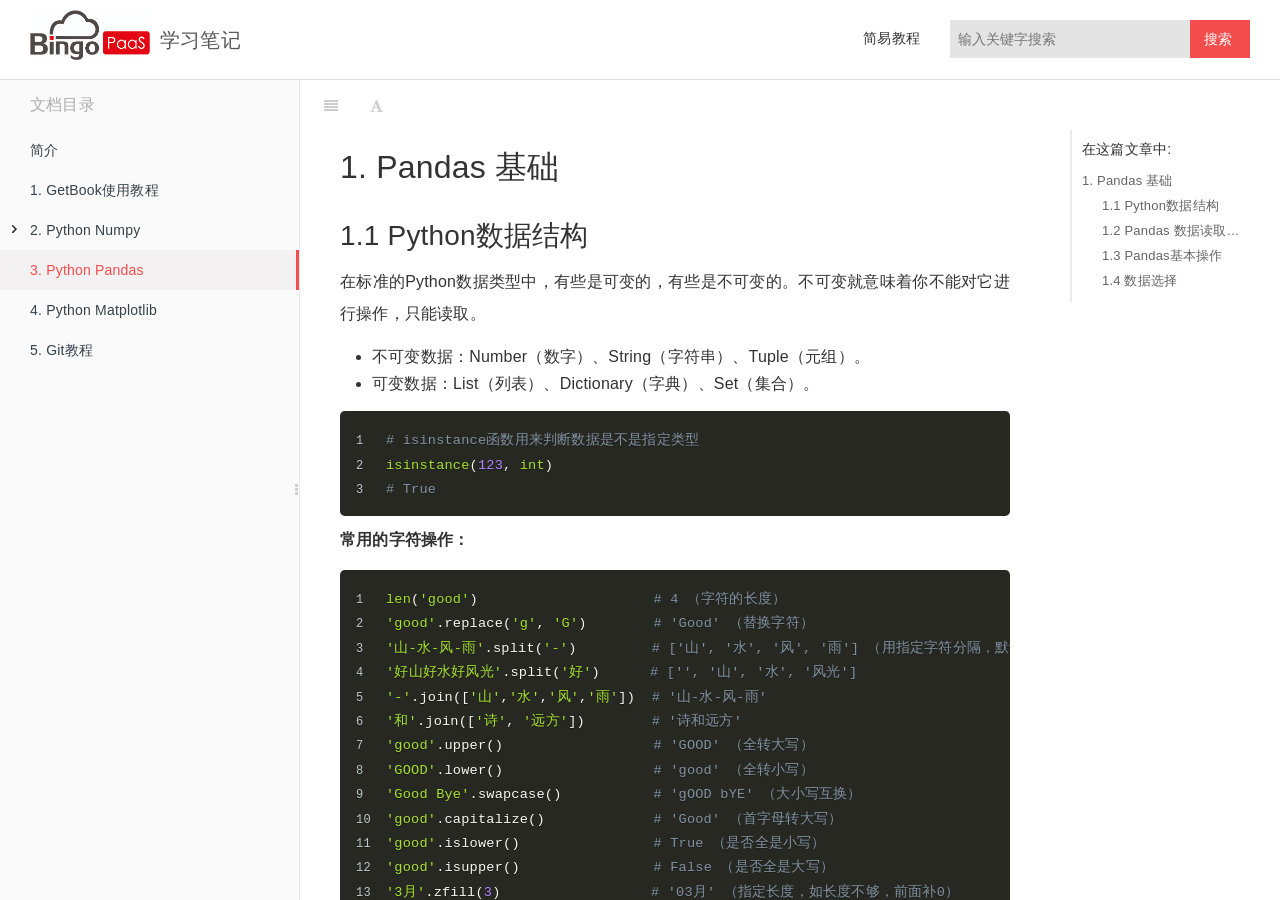
<file: chapter3.html>
<!DOCTYPE HTML>
<html lang="zh-hans" >
    <head>
        <title>3. Python Pandas · 学习笔记</title>
        <meta charset="UTF-8">
        <meta http-equiv="X-UA-Compatible" content="IE=edge" />
        <meta content="text/html; charset=utf-8" http-equiv="Content-Type">
        <meta name="description" content="">
        <meta name="generator" content="GitBook 3.0.0">
        
        
        
    
    <link rel="stylesheet" href="gitbook/style.css">

    
            
                
                <link rel="stylesheet" href="gitbook/gitbook-plugin-expandable-chapters/expandable-chapters.css">
                
            
                
                <link rel="stylesheet" href="gitbook/gitbook-plugin-chapter-fold/chapter-fold.css">
                
            
                
                <link rel="stylesheet" href="gitbook/gitbook-plugin-code/plugin.css">
                
            
                
                <link rel="stylesheet" href="gitbook/gitbook-plugin-page-footer-ex/style/plugin.css">
                
            
                
                <link rel="stylesheet" href="gitbook/gitbook-plugin-expandable-chapters-small/expandable-chapters-small.css">
                
            
                
                <link rel="stylesheet" href="gitbook/gitbook-plugin-prism/prism-okaidia.css">
                
            
                
                <link rel="stylesheet" href="gitbook/gitbook-plugin-search/search.css">
                
            
                
                <link rel="stylesheet" href="gitbook/gitbook-plugin-splitter/splitter.css">
                
            
                
                <link rel="stylesheet" href="https://maxcdn.bootstrapcdn.com/bootstrap/3.3.7/css/bootstrap.min.css">
                
            
                
                <link rel="stylesheet" href="gitbook/gitbook-plugin-sectionx/sectionx.css">
                
            
                
                <link rel="stylesheet" href="gitbook/gitbook-plugin-theme-fexa/fexa.css">
                
            
                
                <link rel="stylesheet" href="gitbook/gitbook-plugin-auto-scroll-table/website.css">
                
            
                
                <link rel="stylesheet" href="gitbook/gitbook-plugin-fontsettings/website.css">
                
            
        

    

    
        
        <link rel="stylesheet" href="styles/website.css">
        
    

        
    
    
    <meta name="HandheldFriendly" content="true"/>
    <meta name="viewport" content="width=device-width, initial-scale=1, user-scalable=no">
    <meta name="apple-mobile-web-app-capable" content="yes">
    <meta name="apple-mobile-web-app-status-bar-style" content="black">
    <link rel="apple-touch-icon-precomposed" sizes="152x152" href="gitbook/images/apple-touch-icon-precomposed-152.png">
    <link rel="shortcut icon" href="gitbook/images/favicon.ico" type="image/x-icon">

    
    <link rel="next" href="chapter4.html" />
    
    
    <link rel="prev" href="chapter2/chapter2_sub_02.html" />
    

    </head>
    <body>
        
<div class="book">
	<div class="header-inner">
		<!-- LOGO -->
		<div class="logo"></div>
		<span class="title"></span>

		<!-- Search -->
		
<div id="book-search-input" role="search">
    <input type="text" placeholder="Type to search" />
</div>


		<!-- Nav -->
		<ul class="header-nav">
			<li>
				<a href="/" target="_blank">简易教程</a>
			</li>
		</ul>
	</div>

	<div class="book-summary">
		<div class="book-summary-title">文档目录</div>
		
		
		<nav role="navigation">
			


<ul class="summary">
    
    

    

    
        
        
    
        <li class="chapter " data-level="1.1" data-path="./">
            
                <a href="./">
            
                    
                    简介
            
                </a>
            

            
        </li>
    
        <li class="chapter " data-level="1.2" data-path="chapter1.html">
            
                <a href="chapter1.html">
            
                    
                    1. GetBook使用教程
            
                </a>
            

            
        </li>
    
        <li class="chapter " data-level="1.3" data-path="chapter2.html">
            
                <a href="chapter2.html">
            
                    
                    2. Python Numpy
            
                </a>
            

            
            <ul class="articles">
                
    
        <li class="chapter " data-level="1.3.1" data-path="chapter2/chapter2_sub_01.html">
            
                <a href="chapter2/chapter2_sub_01.html">
            
                    
                    2.1 Numpy基础
            
                </a>
            

            
        </li>
    
        <li class="chapter " data-level="1.3.2" data-path="chapter2/chapter2_sub_02.html">
            
                <a href="chapter2/chapter2_sub_02.html">
            
                    
                    2.2Numpy科学计算
            
                </a>
            

            
        </li>
    

            </ul>
            
        </li>
    
        <li class="chapter active" data-level="1.4" data-path="chapter3.html">
            
                <a href="chapter3.html">
            
                    
                    3. Python Pandas
            
                </a>
            

            
        </li>
    
        <li class="chapter " data-level="1.5" data-path="chapter4.html">
            
                <a href="chapter4.html">
            
                    
                    4. Python Matplotlib
            
                </a>
            

            
        </li>
    
        <li class="chapter " data-level="1.6" data-path="chapter5.html">
            
                <a href="chapter5.html">
            
                    
                    5. Git教程
            
                </a>
            

            
        </li>
    

    

    <li class="divider"></li>

    <li>
        <a href="https://www.gitbook.com" target="blank" class="gitbook-link">
            Published with GitBook
        </a>
    </li>
</ul>


		</nav>
		
		
	</div>

	<!-- Content nav -->
	<div class="book-anchor">
		<div class="book-anchor-title">在这篇文章中:</div>
		<div class="book-anchor-body">

		</div>
	</div>

	<div class="book-body">
		
		<div class="body-inner">
			
			

<div class="book-header" role="navigation">
    

    <!-- Title -->
    <h1>
        <i class="fa fa-circle-o-notch fa-spin"></i>
        <a href="." >3. Python Pandas</a>
    </h1>
</div>




			<div class="page-wrapper" tabindex="-1" role="main">
				<div class="page-inner">
					
<div id="book-search-results">
    <div class="search-noresults">
    
					<section class="normal markdown-section">
						
						<h1 id="1-pandas-&#x57FA;&#x7840;">1. Pandas &#x57FA;&#x7840;</h1>
<h2 id="11-python&#x6570;&#x636E;&#x7ED3;&#x6784;">1.1 Python&#x6570;&#x636E;&#x7ED3;&#x6784;</h2>
<p>&#x5728;&#x6807;&#x51C6;&#x7684;Python&#x6570;&#x636E;&#x7C7B;&#x578B;&#x4E2D;&#xFF0C;&#x6709;&#x4E9B;&#x662F;&#x53EF;&#x53D8;&#x7684;&#xFF0C;&#x6709;&#x4E9B;&#x662F;&#x4E0D;&#x53EF;&#x53D8;&#x7684;&#x3002;&#x4E0D;&#x53EF;&#x53D8;&#x5C31;&#x610F;&#x5473;&#x7740;&#x4F60;&#x4E0D;&#x80FD;&#x5BF9;&#x5B83;&#x8FDB;&#x884C;&#x64CD;&#x4F5C;&#xFF0C;&#x53EA;&#x80FD;&#x8BFB;&#x53D6;&#x3002;</p>
<ul>
<li>&#x4E0D;&#x53EF;&#x53D8;&#x6570;&#x636E;&#xFF1A;Number&#xFF08;&#x6570;&#x5B57;&#xFF09;&#x3001;String&#xFF08;&#x5B57;&#x7B26;&#x4E32;&#xFF09;&#x3001;Tuple&#xFF08;&#x5143;&#x7EC4;&#xFF09;&#x3002;</li>
<li>&#x53EF;&#x53D8;&#x6570;&#x636E;&#xFF1A;List&#xFF08;&#x5217;&#x8868;&#xFF09;&#x3001;Dictionary&#xFF08;&#x5B57;&#x5178;&#xFF09;&#x3001;Set&#xFF08;&#x96C6;&#x5408;&#xFF09;&#x3002;</li>
</ul>
<pre class="language-"><code class="lang-python"><span class="token comment"># isinstance&#x51FD;&#x6570;&#x7528;&#x6765;&#x5224;&#x65AD;&#x6570;&#x636E;&#x662F;&#x4E0D;&#x662F;&#x6307;&#x5B9A;&#x7C7B;&#x578B;</span>
<span class="token builtin">isinstance</span><span class="token punctuation">(</span><span class="token number">123</span><span class="token punctuation">,</span> <span class="token builtin">int</span><span class="token punctuation">)</span>
<span class="token comment"># True</span>
</code></pre>
<p><strong>&#x5E38;&#x7528;&#x7684;&#x5B57;&#x7B26;&#x64CD;&#x4F5C;&#xFF1A;</strong></p>
<pre class="language-"><code class="lang-python"><span class="token builtin">len</span><span class="token punctuation">(</span><span class="token string">&apos;good&apos;</span><span class="token punctuation">)</span>                     <span class="token comment"># 4 &#xFF08;&#x5B57;&#x7B26;&#x7684;&#x957F;&#x5EA6;&#xFF09;</span>
<span class="token string">&apos;good&apos;</span><span class="token punctuation">.</span>replace<span class="token punctuation">(</span><span class="token string">&apos;g&apos;</span><span class="token punctuation">,</span> <span class="token string">&apos;G&apos;</span><span class="token punctuation">)</span>        <span class="token comment"># &apos;Good&apos; &#xFF08;&#x66FF;&#x6362;&#x5B57;&#x7B26;&#xFF09;</span>
<span class="token string">&apos;&#x5C71;-&#x6C34;-&#x98CE;-&#x96E8;&apos;</span><span class="token punctuation">.</span>split<span class="token punctuation">(</span><span class="token string">&apos;-&apos;</span><span class="token punctuation">)</span>         <span class="token comment"># [&apos;&#x5C71;&apos;, &apos;&#x6C34;&apos;, &apos;&#x98CE;&apos;, &apos;&#x96E8;&apos;] &#xFF08;&#x7528;&#x6307;&#x5B9A;&#x5B57;&#x7B26;&#x5206;&#x9694;&#xFF0C;&#x9ED8;&#x8BA4;&#x7A7A;&#x683C;&#xFF09;</span>
<span class="token string">&apos;&#x597D;&#x5C71;&#x597D;&#x6C34;&#x597D;&#x98CE;&#x5149;&apos;</span><span class="token punctuation">.</span>split<span class="token punctuation">(</span><span class="token string">&apos;&#x597D;&apos;</span><span class="token punctuation">)</span>      <span class="token comment"># [&apos;&apos;, &apos;&#x5C71;&apos;, &apos;&#x6C34;&apos;, &apos;&#x98CE;&#x5149;&apos;]</span>
<span class="token string">&apos;-&apos;</span><span class="token punctuation">.</span>join<span class="token punctuation">(</span><span class="token punctuation">[</span><span class="token string">&apos;&#x5C71;&apos;</span><span class="token punctuation">,</span><span class="token string">&apos;&#x6C34;&apos;</span><span class="token punctuation">,</span><span class="token string">&apos;&#x98CE;&apos;</span><span class="token punctuation">,</span><span class="token string">&apos;&#x96E8;&apos;</span><span class="token punctuation">]</span><span class="token punctuation">)</span>  <span class="token comment"># &apos;&#x5C71;-&#x6C34;-&#x98CE;-&#x96E8;&apos;</span>
<span class="token string">&apos;&#x548C;&apos;</span><span class="token punctuation">.</span>join<span class="token punctuation">(</span><span class="token punctuation">[</span><span class="token string">&apos;&#x8BD7;&apos;</span><span class="token punctuation">,</span> <span class="token string">&apos;&#x8FDC;&#x65B9;&apos;</span><span class="token punctuation">]</span><span class="token punctuation">)</span>        <span class="token comment"># &apos;&#x8BD7;&#x548C;&#x8FDC;&#x65B9;&apos;</span>
<span class="token string">&apos;good&apos;</span><span class="token punctuation">.</span>upper<span class="token punctuation">(</span><span class="token punctuation">)</span>                  <span class="token comment"># &apos;GOOD&apos; &#xFF08;&#x5168;&#x8F6C;&#x5927;&#x5199;&#xFF09;</span>
<span class="token string">&apos;GOOD&apos;</span><span class="token punctuation">.</span>lower<span class="token punctuation">(</span><span class="token punctuation">)</span>                  <span class="token comment"># &apos;good&apos; &#xFF08;&#x5168;&#x8F6C;&#x5C0F;&#x5199;&#xFF09;</span>
<span class="token string">&apos;Good Bye&apos;</span><span class="token punctuation">.</span>swapcase<span class="token punctuation">(</span><span class="token punctuation">)</span>           <span class="token comment"># &apos;gOOD bYE&apos; &#xFF08;&#x5927;&#x5C0F;&#x5199;&#x4E92;&#x6362;&#xFF09;</span>
<span class="token string">&apos;good&apos;</span><span class="token punctuation">.</span>capitalize<span class="token punctuation">(</span><span class="token punctuation">)</span>             <span class="token comment"># &apos;Good&apos; &#xFF08;&#x9996;&#x5B57;&#x6BCD;&#x8F6C;&#x5927;&#x5199;&#xFF09;</span>
<span class="token string">&apos;good&apos;</span><span class="token punctuation">.</span>islower<span class="token punctuation">(</span><span class="token punctuation">)</span>                <span class="token comment"># True &#xFF08;&#x662F;&#x5426;&#x5168;&#x662F;&#x5C0F;&#x5199;&#xFF09;</span>
<span class="token string">&apos;good&apos;</span><span class="token punctuation">.</span>isupper<span class="token punctuation">(</span><span class="token punctuation">)</span>                <span class="token comment"># False &#xFF08;&#x662F;&#x5426;&#x5168;&#x662F;&#x5927;&#x5199;&#xFF09;</span>
<span class="token string">&apos;3&#x6708;&apos;</span><span class="token punctuation">.</span>zfill<span class="token punctuation">(</span><span class="token number">3</span><span class="token punctuation">)</span>                  <span class="token comment"># &apos;03&#x6708;&apos; &#xFF08;&#x6307;&#x5B9A;&#x957F;&#x5EA6;&#xFF0C;&#x5982;&#x957F;&#x5EA6;&#x4E0D;&#x591F;&#xFF0C;&#x524D;&#x9762;&#x8865;0&#xFF09;</span>
</code></pre>
<p><strong>&#x5217;&#x8868;&#x5E38;&#x7528;&#x64CD;&#x4F5C;&#xFF1A;</strong></p>
<pre class="language-"><code class="lang-python"><span class="token builtin">sorted</span><span class="token punctuation">(</span>a<span class="token punctuation">)</span>                <span class="token comment"># &#x8FD4;&#x56DE;&#x4E00;&#x4E2A;&#x6392;&#x5E8F;&#x7684;&#x5217;&#x8868;&#xFF0C;&#x4F46;&#x4E0D;&#x6539;&#x53D8;&#x539F;&#x5217;&#x8868;</span>
<span class="token builtin">any</span><span class="token punctuation">(</span>a<span class="token punctuation">)</span>                   <span class="token comment"># True&#xFF08;&#x662F;&#x5426;&#x81F3;&#x5C11;&#x6709;&#x4E00;&#x4E2A;&#x5143;&#x7D20;&#x4E3A;&#x771F;&#xFF09;</span>
<span class="token builtin">all</span><span class="token punctuation">(</span>a<span class="token punctuation">)</span>                   <span class="token comment"># True&#xFF08;&#x662F;&#x5426;&#x6240;&#x6709;&#x5143;&#x7D20;&#x4E3A;&#x771F;&#xFF09;</span>
a<span class="token punctuation">.</span>append<span class="token punctuation">(</span><span class="token number">4</span><span class="token punctuation">)</span>              <span class="token comment"># a: [1, 2, 3, 4]&#xFF08;&#x589E;&#x52A0;&#x4E00;&#x4E2A;&#x5143;&#x7D20;&#xFF09;</span>
a<span class="token punctuation">.</span>pop<span class="token punctuation">(</span><span class="token punctuation">)</span>                  <span class="token comment"># &#x6BCF;&#x6267;&#x884C;&#x4E00;&#x6B21;&#xFF0C;&#x5220;&#x9664;&#x6700;&#x540E;&#x4E00;&#x4E2A;&#x5143;&#x7D20;</span>
a<span class="token punctuation">.</span>extend<span class="token punctuation">(</span><span class="token punctuation">[</span><span class="token number">9</span><span class="token punctuation">,</span><span class="token number">8</span><span class="token punctuation">]</span><span class="token punctuation">)</span>          <span class="token comment"># a: [1, 2, 3, 9, 8]&#xFF08;&#x4E0E;&#x5176;&#x4ED6;&#x5217;&#x8868;&#x5408;&#x5E76;&#xFF09;</span>
a<span class="token punctuation">.</span>insert<span class="token punctuation">(</span><span class="token number">1</span><span class="token punctuation">,</span> <span class="token string">&apos;a&apos;</span><span class="token punctuation">)</span>         <span class="token comment"># a: [1, &apos;a&apos;, 2, 3]&#xFF08;&#x5728;&#x6307;&#x5B9A;&#x7D22;&#x5F15;&#x4F4D;&#x63D2;&#x5165;&#x5143;&#x7D20;&#xFF0C;&#x7D22;&#x5F15;&#x4ECE;0&#x5F00;&#x59CB;&#xFF09;</span>
a<span class="token punctuation">.</span>remove<span class="token punctuation">(</span><span class="token string">&apos;a&apos;</span><span class="token punctuation">)</span>            <span class="token comment"># &#x5220;&#x9664;&#x7B2C;&#x4E00;&#x4E2A;&#x6307;&#x5B9A;&#x5143;&#x7D20;</span>
</code></pre>
<p><strong>&#x5E38;&#x7528;&#x7684;&#x5B57;&#x5178;&#x64CD;&#x4F5C;&#x65B9;&#x6CD5;&#xFF1A;</strong></p>
<pre class="language-"><code class="lang-python">d<span class="token punctuation">.</span>pop<span class="token punctuation">(</span><span class="token string">&apos;name&apos;</span><span class="token punctuation">)</span>      <span class="token comment"># &apos;Tom&apos;&#xFF08;&#x5220;&#x9664;&#x6307;&#x5B9A;key&#xFF09;</span>
d<span class="token punctuation">.</span>popitem<span class="token punctuation">(</span><span class="token punctuation">)</span>        <span class="token comment"># &#x968F;&#x673A;&#x5220;&#x9664;&#x67D0;&#x4E00;&#x9879;</span>
<span class="token keyword">del</span> d<span class="token punctuation">[</span><span class="token string">&apos;name&apos;</span><span class="token punctuation">]</span>      <span class="token comment"># &#x5220;&#x9664;&#x952E;&#x503C;&#x5BF9;</span>
d<span class="token punctuation">.</span>clear<span class="token punctuation">(</span><span class="token punctuation">)</span>          <span class="token comment"># &#x6E05;&#x7A7A;&#x5B57;&#x5178;</span>

<span class="token comment"># &#x6309;&#x7C7B;&#x578B;&#x8BBF;&#x95EE;&#xFF0C;&#x53EF;&#x8FED;&#x4EE3;</span>
d<span class="token punctuation">.</span>keys<span class="token punctuation">(</span><span class="token punctuation">)</span>           <span class="token comment"># &#x5217;&#x51FA;&#x6240;&#x6709;&#x952E;</span>
d<span class="token punctuation">.</span>values<span class="token punctuation">(</span><span class="token punctuation">)</span>         <span class="token comment"># &#x5217;&#x51FA;&#x6240;&#x6709;&#x503C;</span>
d<span class="token punctuation">.</span>items<span class="token punctuation">(</span><span class="token punctuation">)</span>          <span class="token comment"># &#x5217;&#x51FA;&#x6240;&#x6709;&#x952E;&#x503C;&#x5BF9;&#x5143;&#x7EC4;&#xFF08;k, v&#xFF09;</span>

<span class="token comment"># &#x64CD;&#x4F5C;</span>
d<span class="token punctuation">.</span>setdefault<span class="token punctuation">(</span><span class="token string">&apos;a&apos;</span><span class="token punctuation">,</span> <span class="token number">3</span><span class="token punctuation">)</span>  <span class="token comment"># &#x63D2;&#x5165;&#x4E00;&#x4E2A;&#x952E;&#x5E76;&#x7ED9;&#x5B9A;&#x9ED8;&#x8BA4;&#x503C;3&#xFF0C;&#x5982;&#x4E0D;&#x6307;&#x5B9A;&#xFF0C;&#x5219;&#x4E3A;None</span>
d1<span class="token punctuation">.</span>update<span class="token punctuation">(</span>dict2<span class="token punctuation">)</span>      <span class="token comment"># &#x5C06;&#x5B57;&#x5178;dict2&#x7684;&#x952E;&#x503C;&#x5BF9;&#x6DFB;&#x52A0;&#x5230;&#x5B57;&#x5178;dict</span>
<span class="token comment"># &#x5982;&#x679C;&#x952E;&#x5B58;&#x5728;&#xFF0C;&#x5219;&#x8FD4;&#x56DE;&#x5176;&#x5BF9;&#x5E94;&#x503C;&#xFF1B;&#x5982;&#x679C;&#x952E;&#x4E0D;&#x5728;&#x5B57;&#x5178;&#x4E2D;&#xFF0C;&#x5219;&#x8FD4;&#x56DE;&#x9ED8;&#x8BA4;&#x503C;</span>
d<span class="token punctuation">.</span>get<span class="token punctuation">(</span><span class="token string">&apos;math&apos;</span><span class="token punctuation">,</span> <span class="token number">100</span><span class="token punctuation">)</span>   <span class="token comment"># 100</span>
d2 <span class="token operator">=</span> d<span class="token punctuation">.</span>copy<span class="token punctuation">(</span><span class="token punctuation">)</span>        <span class="token comment"># &#x6DF1;&#x62F7;&#x8D1D;&#xFF0C;d&#x53D8;&#x5316;&#x4E0D;&#x5F71;&#x54CD;d2</span>
</code></pre>
<h2 id="12-pandas-&#x6570;&#x636E;&#x8BFB;&#x53D6;&#x4E0E;&#x8F93;&#x51FA;">1.2 Pandas &#x6570;&#x636E;&#x8BFB;&#x53D6;&#x4E0E;&#x8F93;&#x51FA;</h2>
<p><img src="image/3-1.jpg" alt="image"></p>
<p><strong>&#x5E38;&#x89C1;&#x7684;&#x6570;&#x636E;&#x683C;&#x5F0F;&#x8BFB;&#x53D6;&#x548C;&#x8F93;&#x51FA;&#x65B9;&#x6CD5;&#xFF1A;</strong></p>
<table>
<thead>
<tr>
<th style="text-align:center">&#x683C;&#x5F0F;</th>
<th style="text-align:center">&#x6587;&#x4EF6;&#x683C;&#x5F0F;</th>
<th style="text-align:center">&#x8BFB;&#x53D6;&#x51FD;&#x6570;</th>
<th style="text-align:center">&#x5199;&#x5165;&#x51FD;&#x6570;</th>
</tr>
</thead>
<tbody>
<tr>
<td style="text-align:center">binary</td>
<td style="text-align:center">Excel</td>
<td style="text-align:center">read_excel</td>
<td style="text-align:center">to_excel</td>
</tr>
<tr>
<td style="text-align:center">text</td>
<td style="text-align:center">CSV</td>
<td style="text-align:center">read_csv, read_table</td>
<td style="text-align:center">to_csv</td>
</tr>
<tr>
<td style="text-align:center">text</td>
<td style="text-align:center">JSON</td>
<td style="text-align:center">read_json</td>
<td style="text-align:center">to_json</td>
</tr>
<tr>
<td style="text-align:center">text</td>
<td style="text-align:center">&#x7F51;&#x9875;HTML&#x8868;&#x683C;</td>
<td style="text-align:center">read_html</td>
<td style="text-align:center">to_html</td>
</tr>
<tr>
<td style="text-align:center">text</td>
<td style="text-align:center">&#x672C;&#x5730;&#x526A;&#x5207;&#x677F;</td>
<td style="text-align:center">read_clipboard</td>
<td style="text-align:center">to_clipboard</td>
</tr>
<tr>
<td style="text-align:center">SQL</td>
<td style="text-align:center">SQL&#x67E5;&#x8BE2;&#x6570;&#x636E;&#x5E93;</td>
<td style="text-align:center">read_sql</td>
<td style="text-align:center">to_sql</td>
</tr>
<tr>
<td style="text-align:center">text</td>
<td style="text-align:center">Markdown</td>
<td style="text-align:center"></td>
<td style="text-align:center">to_markdonw</td>
</tr>
</tbody>
</table>
<p><strong>pd.read_csv()&#x57FA;&#x672C;&#x8BED;&#x6CD5;&#xFF1A;</strong></p>
<pre class="language-"><code class="lang-python">pd<span class="token punctuation">.</span>read_csv<span class="token punctuation">(</span>filepath_or_buffer<span class="token punctuation">,</span> sep<span class="token operator">=</span><span class="token string">&apos;,&apos;</span><span class="token punctuation">,</span> delimiter<span class="token operator">=</span><span class="token boolean">None</span><span class="token punctuation">,</span> 
            header<span class="token operator">=</span><span class="token string">&apos;infer&apos;</span><span class="token punctuation">,</span> skip_blank_lines<span class="token operator">=</span><span class="token boolean">True</span><span class="token punctuation">,</span> name<span class="token operator">=</span><span class="token boolean">None</span><span class="token punctuation">,</span> 
            nrows<span class="token operator">=</span><span class="token boolean">None</span><span class="token punctuation">,</span> index_col<span class="token operator">=</span><span class="token boolean">False</span><span class="token punctuation">,</span> usecols<span class="token operator">=</span><span class="token boolean">False</span><span class="token punctuation">,</span> squeeze<span class="token operator">=</span><span class="token boolean">False</span><span class="token punctuation">,</span> 
            prefix<span class="token operator">=</span><span class="token boolean">False</span><span class="token punctuation">,</span> mangle_dupe_cols<span class="token operator">=</span><span class="token boolean">True</span><span class="token punctuation">,</span> skiprows<span class="token operator">=</span><span class="token boolean">None</span><span class="token punctuation">,</span> 
            skipfooter<span class="token operator">=</span><span class="token boolean">None</span><span class="token punctuation">,</span> na_values<span class="token operator">=</span><span class="token boolean">None</span><span class="token punctuation">,</span> date_parser<span class="token operator">=</span><span class="token boolean">None</span><span class="token punctuation">)</span>
</code></pre>
<ul>
<li>filepath_or_buffer&#xFF1A;&#x6587;&#x4EF6;&#x8DEF;&#x5F84;</li>
<li>sep&#xFF1A;&#x4EE3;&#x8868;&#x6BCF;&#x884C;&#x6570;&#x636E;&#x5185;&#x5BB9;&#x7684;&#x5206;&#x5272;&#x7B26;&#x5408;&#xFF0C;&#x9ED8;&#x8BA4;&#x4E3A;&#x9017;&#x53F7;</li>
<li>delimiter&#xFF1A;&#x5907;&#x9009;&#x5206;&#x9694;&#x7B26;&#xFF0C;&#x6548;&#x679C;&#x4E0E;sep&#x4E00;&#x6837;&#xFF0C;&#x5982;&#x679C;&#x6307;&#x5B9A;&#x8BE5;&#x53C2;&#x6570;&#xFF0C;&#x5219;sep&#x53C2;&#x6570;&#x5931;&#x6548;</li>
<li>header&#xFF1A;&#x6307;&#x5B9A;&#x7B2C;&#x51E0;&#x884C;&#x662F;&#x8868;&#x5934;&#xFF0C;&#x9ED8;&#x8BA4;&#x4F1A;&#x81EA;&#x52A8;&#x628A;&#x7B2C;&#x4E00;&#x884C;&#x4F5C;&#x4E3A;&#x8868;&#x5934;&#xFF08;&#x6CE8;&#xFF1A;skip_blank_lines=True&#xFF0C;header&#x53C2;&#x6570;&#x5C06;&#x5FFD;&#x7565;&#x7A7A;&#x884C;&#x548C;&#x6CE8;&#x91CA;&#x884C;&#xFF0C;&#x56E0;&#x6B64;header=0&#x8868;&#x793A;&#x6570;&#x636E;&#x7B2C;&#x4E00;&#x884C;&#x800C;&#x975E;&#x6587;&#x4EF6;&#x7684;&#x7B2C;&#x4E00;&#x884C;&#xFF09;</li>
<li>name&#xFF1A;&#x7528;&#x6765;&#x6307;&#x5B9A;&#x5217;&#x7684;&#x540D;&#x79F0;&#xFF0C;&#x5B83;&#x662F;&#x4E00;&#x4E2A;&#x7C7B;&#x4F3C;&#x5217;&#x8868;&#x7684;&#x5E8F;&#x5217;&#xFF0C;&#x4E0E;&#x6570;&#x636E;&#x4E00;&#x4E00;&#x5BF9;&#x5E94;</li>
<li>nrows&#xFF1A;&#x6307;&#x5B9A;&#x9700;&#x8981;&#x8BFB;&#x53D6;&#x7684;&#x884C;&#x6570;</li>
<li>index_col&#xFF1A;&#x7528;&#x6765;&#x6307;&#x5B9A;&#x7D22;&#x5F15;&#x5217;&#xFF0C;&#x53EF;&#x4EE5;&#x662F;&#x5217;&#x7D22;&#x5F15;&#x7684;&#x5217;&#x7F16;&#x53F7;&#x6216;&#x8005;&#x5217;&#x540D;&#xFF0C;&#x5982;&#x679C;&#x7ED9;&#x5B9A;&#x4E00;&#x4E2A;&#x5E8F;&#x5217;&#xFF0C;&#x5219;&#x6709;&#x591A;&#x4E2A;&#x884C;&#x7D22;&#x5F15;</li>
<li>usecols&#xFF1A;&#x5982;&#x679C;&#x53EA;&#x4F7F;&#x7528;&#x6570;&#x636E;&#x90E8;&#x5206;&#x5217;&#xFF0C;&#x53EF;&#x4EE5;&#x4F7F;&#x7528;usecols&#x6307;&#x5B9A;</li>
<li>squeeze&#xFF1A;&#x8BBE;&#x7F6E;&#x4E3A;True&#xFF0C;&#x5982;&#x679C;&#x6587;&#x4EF6;&#x53EA;&#x5305;&#x542B;&#x4E00;&#x5217;&#xFF0C;&#x5219;&#x8FD4;&#x56DE;&#x4E00;&#x4E2A;Series&#xFF0C;&#x5982;&#x679C;&#x591A;&#x5217;&#xFF0C;&#x5219;&#x8FD4;&#x56DE;DataFrame</li>
<li>prefix&#xFF1A;&#x5982;&#x679C;&#x539F;&#x59CB;&#x6570;&#x636E;&#x6CA1;&#x6709;&#x5217;&#x540D;&#xFF0C;&#x53EF;&#x4EE5;&#x6307;&#x5B9A;&#x4E00;&#x4E2A;&#x524D;&#x7F00;&#x52A0;&#x5E8F;&#x6570;&#x540D;&#x79F0;&#xFF0C;&#x5982;c_1, c_2</li>
<li>mangle_dupe_cols&#xFF1A;&#x5982;&#x679C;&#x8BE5;&#x53C2;&#x6570;&#x4E3A;True&#xFF0C;&#x5F53;&#x5217;&#x540D;&#x6709;&#x91CD;&#x590D;&#x65F6;&#xFF0C;&#x5217;&#x540D;&#x5C06;&#x53D8;&#x6210;X&#xFF0C;X.1&#xFF0C;...&#xFF0C;X.N</li>
<li>skiprows&#xFF1A;&#x8DF3;&#x8FC7;&#x9700;&#x8981;&#x5FFD;&#x7565;&#x7684;&#x884C;&#x6570;&#xFF08;&#x4ECE;&#x6587;&#x4EF6;&#x5F00;&#x59CB;&#x5904;&#x7B97;&#x8D77;&#xFF09;&#x6216;&#x9700;&#x8981;&#x5FFD;&#x7565;&#x7684;&#x884C;&#x53F7;&#x5217;&#x8868;</li>
<li>skipfooter&#xFF1A;&#x5C3E;&#x90E8;&#x8DF3;&#x8FC7;&#xFF0C;&#x4ECE;&#x6587;&#x4EF6;&#x5C3E;&#x90E8;&#x5F00;&#x59CB;&#x5FFD;&#x7565;</li>
<li>na_values&#xFF1A;&#x7A7A;&#x503C;&#x66FF;&#x6362;NA/NaN</li>
<li>date_parser&#xFF1A;&#x7528;&#x4E8E;&#x89E3;&#x6790;&#x65E5;&#x671F;&#x7684;&#x51FD;&#x6570;&#xFF0C;&#x9ED8;&#x8BA4;&#x4F7F;&#x7528;dateutil.parser.parser&#x6765;&#x505A;&#x8F6C;&#x6362;</li>
</ul>
<pre class="language-"><code class="lang-python"><span class="token keyword">from</span> io <span class="token keyword">import</span> StringIO
data <span class="token operator">=</span> <span class="token punctuation">(</span><span class="token string">&apos;a,b,c\n1,Yes,2\n3,No,4&apos;</span><span class="token punctuation">)</span>
pd<span class="token punctuation">.</span>read_csv<span class="token punctuation">(</span>StringIO<span class="token punctuation">(</span>data<span class="token punctuation">)</span><span class="token punctuation">,</span>true_values<span class="token operator">=</span><span class="token punctuation">[</span><span class="token string">&apos;Yes&apos;</span><span class="token punctuation">]</span><span class="token punctuation">,</span>false_values<span class="token operator">=</span><span class="token punctuation">[</span><span class="token string">&quot;No&quot;</span><span class="token punctuation">]</span><span class="token punctuation">)</span>

<span class="token comment">#   a    b        c</span>
<span class="token comment"># 0    1    True    2</span>
<span class="token comment"># 1    3    False    4</span>
</code></pre>
<pre class="language-"><code class="lang-python">date_parser <span class="token operator">=</span> pd<span class="token punctuation">.</span>io<span class="token punctuation">.</span>date_converters<span class="token punctuation">.</span>parse_date_time
date_parser <span class="token operator">=</span> <span class="token keyword">lambda</span> x<span class="token punctuation">:</span> pd<span class="token punctuation">.</span>to_datetime<span class="token punctuation">(</span>x<span class="token punctuation">,</span> utc<span class="token operator">=</span><span class="token boolean">True</span><span class="token punctuation">,</span> <span class="token builtin">format</span><span class="token operator">=</span><span class="token string">&apos;%d%b%Y&apos;</span><span class="token punctuation">)</span>
date_parser <span class="token operator">=</span> <span class="token keyword">lambda</span> d<span class="token punctuation">:</span> pd<span class="token punctuation">.</span>datetime<span class="token punctuation">.</span>strptime<span class="token punctuation">(</span>d<span class="token punctuation">,</span> <span class="token string">&apos;%d%b%Y&apos;</span><span class="token punctuation">)</span>
<span class="token comment"># &#x4F7F;&#x7528;</span>
pd<span class="token punctuation">.</span>read_csv<span class="token punctuation">(</span>data<span class="token punctuation">,</span> parse_dates<span class="token operator">=</span><span class="token punctuation">[</span><span class="token string">&apos;&#x5E74;&#x4EFD;&apos;</span><span class="token punctuation">]</span><span class="token punctuation">,</span> date_parser<span class="token operator">=</span>date_parser<span class="token punctuation">)</span>
</code></pre>
<p><em>parse_dates&#x53C2;&#x6570;&#x7528;&#x4E8E;&#x5BF9;&#x65F6;&#x95F4;&#x65E5;&#x671F;&#x8FDB;&#x884C;&#x89E3;&#x6790;</em></p>
<pre class="language-"><code class="lang-python">pd<span class="token punctuation">.</span>read_csv<span class="token punctuation">(</span>data<span class="token punctuation">,</span> parse_dates<span class="token operator">=</span><span class="token boolean">True</span><span class="token punctuation">)</span>      <span class="token comment"># &#x81EA;&#x52A8;&#x89E3;&#x6790;&#x65E5;&#x671F;&#x65F6;&#x95F4;&#x683C;&#x5F0F;</span>
pd<span class="token punctuation">.</span>read_csv<span class="token punctuation">(</span>data<span class="token punctuation">,</span> parse_dates<span class="token operator">=</span><span class="token punctuation">[</span><span class="token string">&apos;&#x5E74;&#x4EFD;&apos;</span><span class="token punctuation">]</span><span class="token punctuation">)</span>  <span class="token comment"># &#x6307;&#x5B9A;&#x65E5;&#x671F;&#x65F6;&#x95F4;&#x5B57;&#x6BB5;&#x8FDB;&#x884C;&#x89E3;&#x6790;</span>
</code></pre>
<p><strong>pd.read_excel&#x51FD;&#x6570;&#x57FA;&#x672C;&#x8BED;&#x6CD5;&#xFF1A;</strong></p>
<pre class="language-"><code class="lang-python">pd<span class="token punctuation">.</span>read_excel<span class="token punctuation">(</span>io<span class="token punctuation">,</span> sheet_name<span class="token operator">=</span><span class="token number">0</span><span class="token punctuation">,</span> header<span class="token operator">=</span><span class="token number">0</span><span class="token punctuation">,</span>
              names<span class="token operator">=</span><span class="token boolean">None</span><span class="token punctuation">,</span> index_col<span class="token operator">=</span><span class="token boolean">None</span><span class="token punctuation">,</span>
              usecols<span class="token operator">=</span><span class="token boolean">None</span><span class="token punctuation">,</span> squeeze<span class="token operator">=</span><span class="token boolean">False</span><span class="token punctuation">,</span>
              dtype<span class="token operator">=</span><span class="token boolean">None</span><span class="token punctuation">,</span> engine<span class="token operator">=</span><span class="token boolean">None</span><span class="token punctuation">,</span>
              converters<span class="token operator">=</span><span class="token boolean">None</span><span class="token punctuation">,</span> true_values<span class="token operator">=</span><span class="token boolean">None</span><span class="token punctuation">,</span>
              false_values<span class="token operator">=</span><span class="token boolean">None</span><span class="token punctuation">,</span> skiprows<span class="token operator">=</span><span class="token boolean">None</span><span class="token punctuation">,</span>
              nrows<span class="token operator">=</span><span class="token boolean">None</span><span class="token punctuation">,</span> na_values<span class="token operator">=</span><span class="token boolean">None</span><span class="token punctuation">,</span>
              keep_default_na<span class="token operator">=</span><span class="token boolean">True</span><span class="token punctuation">,</span> verbose<span class="token operator">=</span><span class="token boolean">False</span><span class="token punctuation">,</span>
              parse_dates<span class="token operator">=</span><span class="token boolean">False</span><span class="token punctuation">,</span> date_parser<span class="token operator">=</span><span class="token boolean">None</span><span class="token punctuation">,</span>
              thousands<span class="token operator">=</span><span class="token boolean">None</span><span class="token punctuation">,</span> comment<span class="token operator">=</span><span class="token boolean">None</span><span class="token punctuation">,</span> skipfooter<span class="token operator">=</span><span class="token number">0</span><span class="token punctuation">,</span>
              convert_float<span class="token operator">=</span><span class="token boolean">True</span><span class="token punctuation">,</span> mangle_dupe_cols<span class="token operator">=</span><span class="token boolean">True</span><span class="token punctuation">,</span> <span class="token operator">**</span>kwds<span class="token punctuation">)</span>
</code></pre>
<h2 id="13-pandas&#x57FA;&#x672C;&#x64CD;&#x4F5C;">1.3 Pandas&#x57FA;&#x672C;&#x64CD;&#x4F5C;</h2>
<p><strong>&#xFF08;1&#xFF09;&#x5EFA;&#x7ACB;&#x7D22;&#x5F15;</strong></p>
<pre class="language-"><code class="lang-python">data <span class="token operator">=</span> <span class="token string">&apos;https://www.gairuo.com/file/data/dataset/team.xlsx&apos;</span>
df <span class="token operator">=</span> pd<span class="token punctuation">.</span>read_excel<span class="token punctuation">(</span>data<span class="token punctuation">)</span>
df<span class="token punctuation">.</span>set_index<span class="token punctuation">(</span><span class="token string">&apos;name&apos;</span><span class="token punctuation">)</span>   <span class="token comment"># &#x8BBE;&#x7F6E;&#x7D22;&#x5F15;</span>
df<span class="token punctuation">.</span>set_index<span class="token punctuation">(</span><span class="token punctuation">[</span><span class="token string">&apos;name&apos;</span><span class="token punctuation">,</span> <span class="token string">&apos;team&apos;</span><span class="token punctuation">]</span><span class="token punctuation">)</span>   <span class="token comment"># &#x8BBE;&#x7F6E;&#x4E24;&#x5C42;&#x7D22;&#x5F15;</span>

df<span class="token punctuation">.</span>set_index<span class="token punctuation">(</span><span class="token string">&apos;name&apos;</span><span class="token punctuation">,</span> inplace<span class="token operator">=</span><span class="token boolean">True</span><span class="token punctuation">)</span>   <span class="token comment"># &#x8BBE;&#x7F6E;&#x7D22;&#x5F15;&#x5E76;&#x4FEE;&#x6539;&#x539F;df&#x53D8;&#x91CF;&#x6570;&#x636E;</span>
</code></pre>
<p><strong>&#x6CE8;&#x610F;&#xFF1A;</strong> &#x5728;&#x4EE5;&#x4E0A;&#x64CD;&#x4F5C;&#x4E2D;&#xFF0C;&#x6211;&#x4EEC;&#x5E76;&#x6CA1;&#x6709;&#x4FEE;&#x6539;&#x539F;&#x6765;&#x7684;df&#x53D8;&#x91CF;&#x4E2D;&#x7684;&#x5185;&#x5BB9;&#xFF0C;&#x5982;&#x679C;&#x5E0C;&#x671B;&#x7528;&#x8BBE;&#x7F6E;&#x7D22;&#x5F15;&#x540E;&#x7684;&#x6570;&#x636E;&#x66FF;&#x6362;&#x539F;&#x6765;df&#x53D8;&#x91CF;&#x4E2D;&#x7684;&#x6570;&#x636E;&#xFF0C;&#x53EF;&#x4EE5;&#x76F4;&#x63A5;&#x8FDB;&#x884C;&#x8D4B;&#x503C;&#x64CD;&#x4F5C;&#x6216;&#x8005;&#x4F20;&#x5165;<strong>inplace</strong>&#x53C2;&#x6570;&#x3002;</p>
<p>&#x6709;&#x65F6;&#x6211;&#x4EEC;&#x60F3;&#x53D6;&#x6D88;&#x5DF2;&#x6709;&#x7684;&#x7D22;&#x5F15;&#xFF0C;&#x53EF;&#x4EE5;&#x4F7F;&#x7528;df.reset_index()&#xFF0C;<strong>&#x91CD;&#x7F6E;&#x7D22;&#x5F15;</strong></p>
<pre class="language-"><code class="lang-python">df<span class="token punctuation">.</span>reset_index<span class="token punctuation">(</span><span class="token punctuation">)</span>   <span class="token comment"># &#x6E05;&#x9664;&#x7D22;&#x5F15;</span>
df<span class="token punctuation">.</span>reset_index<span class="token punctuation">(</span>drop<span class="token operator">=</span><span class="token boolean">False</span><span class="token punctuation">,</span>inplace<span class="token operator">=</span><span class="token boolean">False</span><span class="token punctuation">)</span>
</code></pre>
<p><strong>&#x65F6;&#x95F4;&#x7D22;&#x5F15;&#xFF1A;</strong>&#x65F6;&#x5E8F;&#x6570;&#x636E;&#xFF0C;date_range()&#xFF0C;period_range()</p>
<pre class="language-"><code class="lang-python"><span class="token comment"># &#x4ECE;&#x4E00;&#x4E2A;&#x65E5;&#x671F;&#x8FDE;&#x7EED;&#x5230;&#x53E6;&#x4E00;&#x4E2A;&#x65E5;&#x671F;</span>
pd<span class="token punctuation">.</span>date_range<span class="token punctuation">(</span>start<span class="token operator">=</span><span class="token string">&apos;1/1/2018&apos;</span><span class="token punctuation">,</span> end<span class="token operator">=</span><span class="token string">&apos;1/08/2018&apos;</span><span class="token punctuation">)</span>
<span class="token comment"># &#x6307;&#x5B9A;&#x5F00;&#x59CB;&#x65F6;&#x95F4;&#x548C;&#x5468;&#x671F;</span>
pd<span class="token punctuation">.</span>date_range<span class="token punctuation">(</span>start<span class="token operator">=</span><span class="token string">&apos;1/1/2018&apos;</span><span class="token punctuation">,</span> periods<span class="token operator">=</span><span class="token number">8</span><span class="token punctuation">)</span>
<span class="token comment"># &#x4EE5;&#x6708;&#x4E3A;&#x5468;&#x671F;</span>
pd<span class="token punctuation">.</span>period_range<span class="token punctuation">(</span>start<span class="token operator">=</span><span class="token string">&apos;2017-01-01&apos;</span><span class="token punctuation">,</span> end<span class="token operator">=</span><span class="token string">&apos;2018-01-01&apos;</span><span class="token punctuation">,</span> freq<span class="token operator">=</span><span class="token string">&apos;M&apos;</span><span class="token punctuation">)</span>
<span class="token comment"># &#x5468;&#x671F;&#x5D4C;&#x5957;</span>
pd<span class="token punctuation">.</span>period_range<span class="token punctuation">(</span>start<span class="token operator">=</span>pd<span class="token punctuation">.</span>Period<span class="token punctuation">(</span><span class="token string">&apos;2017Q1&apos;</span><span class="token punctuation">,</span> freq<span class="token operator">=</span><span class="token string">&apos;Q&apos;</span><span class="token punctuation">)</span><span class="token punctuation">,</span>
                end<span class="token operator">=</span>pd<span class="token punctuation">.</span>Period<span class="token punctuation">(</span><span class="token string">&apos;2017Q2&apos;</span><span class="token punctuation">,</span> freq<span class="token operator">=</span><span class="token string">&apos;Q&apos;</span><span class="token punctuation">)</span><span class="token punctuation">,</span> freq<span class="token operator">=</span><span class="token string">&apos;M&apos;</span><span class="token punctuation">)</span>
</code></pre>
<p><strong>&#xFF08;2&#xFF09;&#x6570;&#x636E;&#x4FE1;&#x606F;</strong></p>
<p>Pandas&#x63D0;&#x4F9B;&#x4E86;&#x4E09;&#x4E2A;&#x5E38;&#x7528;&#x7684;&#x6837;&#x5F0F;&#x67E5;&#x770B;&#x65B9;&#x6CD5;&#x3002;</p>
<pre class="language-"><code class="lang-python">df<span class="token punctuation">.</span>head<span class="token punctuation">(</span><span class="token punctuation">)</span>     <span class="token comment"># &#x524D;&#x90E8;&#x6570;&#x636E;&#xFF0C;&#x9ED8;&#x8BA4;5&#x6761;&#xFF0C;&#x53EF;&#x6307;&#x5B9A;&#x6761;&#x6570;&#x3002;</span>
df<span class="token punctuation">.</span>tail<span class="token punctuation">(</span><span class="token punctuation">)</span>     <span class="token comment"># &#x5C3E;&#x90E8;&#x6570;&#x636E;&#xFF0C;&#x9ED8;&#x8BA4;5&#x6761;&#xFF0C;&#x53EF;&#x6307;&#x5B9A;&#x6761;&#x6570;&#x3002;</span>
df<span class="token punctuation">.</span>sample<span class="token punctuation">(</span><span class="token punctuation">)</span>   <span class="token comment"># &#x4E00;&#x6761;&#x968F;&#x673A;&#x6570;&#x636E;&#xFF0C;&#x53EF;&#x6307;&#x5B9A;&#x6761;&#x6570;&#x3002;</span>
</code></pre>
<p><strong>&#xFF08;3&#xFF09;&#x7EDF;&#x8BA1;&#x8BA1;&#x7B97;</strong></p>
<p><code>df.describe()</code> &#x63CF;&#x8FF0;&#x6027;&#x7EDF;&#x8BA1;&#xFF0C;&#x4F1A;&#x8FD4;&#x56DE;&#x4E00;&#x4E2A;&#x6709;&#x591A;&#x884C;&#x7684;&#x6240;&#x6709;&#x6570;&#x5B57;&#x5217;&#x7684;&#x7EDF;&#x8BA1;&#x8868;&#xFF0C;&#x6BCF;&#x4E00;&#x884C;&#x5BF9;&#x5E94;&#x4E00;&#x4E2A;&#x7EDF;&#x8BA1;&#x6307;&#x6807;&#xFF0C;&#x6709;&#x603B;&#x6570;&#x3001;&#x5E73;&#x5747;&#x6570;&#x3001;&#x6807;&#x51C6;&#x5DEE;&#x3001;&#x6700;&#x5C0F;&#x503C;&#x3001;&#x56DB;&#x5206;&#x4F4D;&#x6570;&#x3001;&#x6700;&#x5927;&#x503C;&#x7B49;&#xFF0C;&#x8FD9;&#x4E2A;&#x8868;&#x5BF9;&#x6211;&#x4EEC;&#x521D;&#x6B65;&#x4E86;&#x89E3;&#x6570;&#x636E;&#x5F88;&#x6709;&#x5E2E;&#x52A9;&#x3002;</p>
<p><code>df.round()</code> &#x56DB;&#x820D;&#x4E94;&#x5165;&#xFF0C;<code>df.value_counts(normalize=True)</code> &#x91CD;&#x590D;&#x503C;&#x9891;&#x7387;&#xFF0C;<code>df.unique()</code> &#x53BB;&#x91CD;&#x503C;array&#xFF0C;<code>df.is_unique()</code> &#x662F;&#x5426;&#x6709;&#x91CD;&#x590D;</p>
<pre class="language-"><code class="lang-python">df<span class="token punctuation">.</span><span class="token builtin">round</span><span class="token punctuation">(</span><span class="token number">2</span><span class="token punctuation">)</span>   <span class="token comment"># &#x6307;&#x5B9A;&#x5B57;&#x6BB5;&#x4FDD;&#x7559;2&#x4F4D;&#x5C0F;&#x6570;</span>
df<span class="token punctuation">.</span><span class="token builtin">round</span><span class="token punctuation">(</span><span class="token punctuation">{</span><span class="token string">&apos;Q1&apos;</span><span class="token punctuation">:</span><span class="token number">2</span><span class="token punctuation">,</span> <span class="token string">&apos;Q2&apos;</span><span class="token punctuation">:</span><span class="token number">0</span><span class="token punctuation">}</span><span class="token punctuation">)</span>

s<span class="token punctuation">.</span>nlargest<span class="token punctuation">(</span><span class="token punctuation">)</span>    <span class="token comment"># &#x6700;&#x5927;&#x7684;&#x524D;5&#x4E2A;</span>
s<span class="token punctuation">.</span>nlargest<span class="token punctuation">(</span><span class="token number">15</span><span class="token punctuation">)</span>  <span class="token comment"># &#x6700;&#x5927;&#x7684;&#x524D;15&#x4E2A;</span>
s<span class="token punctuation">.</span>nsmallest<span class="token punctuation">(</span><span class="token punctuation">)</span>   <span class="token comment"># &#x6700;&#x5C0F;&#x7684;&#x524D;5&#x4E2A;</span>
s<span class="token punctuation">.</span>nsmallest<span class="token punctuation">(</span><span class="token number">15</span><span class="token punctuation">)</span> <span class="token comment"># &#x6700;&#x5C0F;&#x7684;&#x524D;15&#x4E2A;</span>
</code></pre>
<p><strong>&#xFF08;4&#xFF09;&#x4F4D;&#x7F6E;&#x8BA1;&#x7B97;</strong></p>
<p>diff()&#x548C;shift()&#x7ECF;&#x5E38;&#x7528;&#x6765;&#x8BA1;&#x7B97;&#x6570;&#x636E;&#x7684;&#x589E;&#x91CF;&#x53D8;&#x5316;&#xFF0C;rank()&#x7528;&#x6765;&#x751F;&#x6210;&#x6570;&#x636E;&#x7684;&#x6574;&#x4F53;&#x6392;&#x540D;&#x3002;df.diff()&#x53EF;&#x4EE5;&#x505A;&#x4F4D;&#x79FB;&#x5DEE;&#x64CD;&#x4F5C;&#xFF0C;&#x7ECF;&#x5E38;&#x7528;&#x6765;&#x8BA1;&#x7B97;&#x4E00;&#x4E2A;&#x5E8F;&#x5217;&#x6570;&#x636E;&#x4E2D;&#x4E0A;&#x4E00;&#x4E2A;&#x6570;&#x636E;&#x548C;&#x4E0B;&#x4E00;&#x4E2A;&#x6570;&#x636E;&#x4E4B;&#x95F4;&#x7684;&#x5DEE;&#x503C;&#xFF0C;&#x5982;&#x589E;&#x91CF;&#x7814;&#x7A76;&#x3002;shift()&#x53EF;&#x4EE5;&#x5BF9;&#x6570;&#x636E;&#x8FDB;&#x884C;&#x79FB;&#x4F4D;&#xFF0C;&#x4E0D;&#x505A;&#x4EFB;&#x4F55;&#x8BA1;&#x7B97;&#xFF0C;&#x4E5F;&#x652F;&#x6301;&#x4E0A;&#x4E0B;&#x5DE6;&#x53F3;&#x79FB;&#x52A8;&#xFF0C;&#x79FB;&#x52A8;&#x540E;&#x76EE;&#x6807;&#x4F4D;&#x7F6E;&#x7684;&#x7C7B;&#x578B;&#x65E0;&#x6CD5;&#x63A5;&#x6536;&#x7684;&#x4E3A;NaN&#x3002;rank()&#x53EF;&#x4EE5;&#x751F;&#x6210;&#x6570;&#x636E;&#x7684;&#x6392;&#x5E8F;&#x503C;&#x66FF;&#x6362;&#x6389;&#x539F;&#x6765;&#x7684;&#x6570;&#x636E;&#x503C;&#xFF0C;&#x5B83;&#x652F;&#x6301;&#x5BF9;&#x6240;&#x6709;&#x7C7B;&#x578B;&#x6570;&#x636E;&#x8FDB;&#x884C;&#x6392;&#x5E8F;&#x3002;</p>
<h2 id="14-&#x6570;&#x636E;&#x9009;&#x62E9;">1.4 &#x6570;&#x636E;&#x9009;&#x62E9;</h2>
<table>
<thead>
<tr>
<th style="text-align:center">&#x64CD;  &#x4F5C;</th>
<th style="text-align:center">&#x8BED;  &#x6CD5;</th>
</tr>
</thead>
<tbody>
<tr>
<td style="text-align:center">&#x9009;&#x62E9;&#x5217;</td>
<td style="text-align:center">df[col]</td>
</tr>
<tr>
<td style="text-align:center">&#x6309;&#x7D22;&#x5F15;&#x9009;&#x62E9;&#x884C;</td>
<td style="text-align:center">df.loc[label]</td>
</tr>
<tr>
<td style="text-align:center">&#x6309;&#x7167;&#x6570;&#x5B57;&#x7D22;&#x5F15;&#x9009;&#x62E9;&#x884C;</td>
<td style="text-align:center">df.iloc[loc]</td>
</tr>
<tr>
<td style="text-align:center">&#x4F7F;&#x7528;&#x5207;&#x7247;&#x9009;&#x62E9;&#x884C;</td>
<td style="text-align:center">df[5:10]</td>
</tr>
<tr>
<td style="text-align:center">&#x4F7F;&#x7528;&#x8868;&#x8FBE;&#x5F0F;&#x7B5B;&#x9009;&#x884C;</td>
<td style="text-align:center">df[bool_vec]</td>
</tr>
</tbody>
</table>
<p><strong>&#xFF08;1&#xFF09;&#x5207;&#x7247;</strong></p>
<p><code>df.loc</code>&#x3001;<code>df.iloc</code> [&lt;&#x884C;&#x8868;&#x8FBE;&#x5F0F;&gt;,&lt;&#x5217;&#x8868;&#x8FBE;&#x5F0F;&gt;]</p>
<p>&#x53D6;&#x5177;&#x4F53;&#x503C;<code>df.at[], df.iat[]</code> </p>
<p><strong>&#xFF08;2&#xFF09;&#x83B7;&#x5F97;&#x6570;&#x636E;<code>df.git</code></strong> &#xFF0C;&#x53EF;&#x4EE5;&#x505A;&#x7C7B;&#x4F3C;&#x5B57;&#x5178;&#x7684;&#x64CD;&#x4F5C;&#xFF0C;&#x5982;&#x679C;&#x65E0;&#x503C;&#xFF0C;&#x5219;&#x8FD4;&#x56DE;&#x9ED8;&#x8BA4;&#x503C;&#xFF08;&#x4E0B;&#x4F8B;&#x4E2D;&#x662F;0&#xFF09;&#x3002;&#x683C;&#x5F0F;&#x4E3A;<code>df.get(key, default=None)</code>&#xFF0C;&#x5982;&#x679C;&#x662F;DataFrame&#xFF0C;key&#x9700;&#x8981;&#x4F20;&#x5165;&#x5217;&#x540D;&#xFF0C;&#x8FD4;&#x56DE;&#x7684;&#x662F;&#x6B64;&#x5217;&#x7684;Series&#xFF1B;&#x5982;&#x679C;&#x662F;Series&#xFF0C;&#x9700;&#x8981;&#x4F20;&#x5165;&#x7D22;&#x5F15;&#xFF0C;&#x8FD4;&#x56DE;&#x7684;&#x662F;&#x4E00;&#x4E2A;&#x5B9A;&#x503C;&#x3002;</p>
<p><strong>&#xFF08;3&#xFF09;&#x6570;&#x636E;&#x622A;&#x53D6;<code>df.truncate</code></strong> &#xFF0C;&#x53EF;&#x4EE5;&#x5BF9;DataFrame&#x548C;Series&#x8FDB;&#x884C;&#x622A;&#x53D6;&#xFF0C;&#x53EF;&#x4EE5;&#x5C06;&#x7D22;&#x5F15;&#x4F20;&#x5165;before&#x548C;after&#x53C2;&#x6570;&#xFF0C;&#x5C06;&#x8FD9;&#x4E2A;&#x533A;&#x95F4;&#x4EE5;&#x5916;&#x7684;&#x6570;&#x636E;&#x5254;&#x9664;</p>
<pre class="language-"><code class="lang-python">df<span class="token punctuation">.</span>truncate<span class="token punctuation">(</span>before<span class="token operator">=</span><span class="token number">2</span><span class="token punctuation">,</span>after<span class="token operator">=</span><span class="token number">5</span><span class="token punctuation">)</span>
<span class="token comment"># name    team    Q1    Q2    Q3    Q4</span>
<span class="token comment"># 2    Ack    A    57    60    18    84</span>
<span class="token comment"># 3    Eorge    C    93    96    71    78</span>
<span class="token comment"># 4    Oah    D    65    49    61    86</span>
<span class="token comment"># 5    Harlie    C    24    13    87    43</span>
</code></pre>
<pre class="language-"><code class="lang-python">df<span class="token punctuation">.</span>ne<span class="token punctuation">(</span><span class="token punctuation">)</span>  <span class="token comment"># &#x4E0D;&#x7B49;&#x4E8E; !=</span>
df<span class="token punctuation">.</span>le<span class="token punctuation">(</span><span class="token punctuation">)</span>  <span class="token comment"># &#x5C0F;&#x4E8E;&#x7B49;&#x4E8E; &lt;=</span>
df<span class="token punctuation">.</span>lt<span class="token punctuation">(</span><span class="token punctuation">)</span>  <span class="token comment"># &#x5C0F;&#x4E8E; &lt;</span>
df<span class="token punctuation">.</span>ge<span class="token punctuation">(</span><span class="token punctuation">)</span>  <span class="token comment"># &#x5927;&#x4E8E;&#x7B49;&#x4E8E; &gt;=</span>
df<span class="token punctuation">.</span>gt<span class="token punctuation">(</span><span class="token punctuation">)</span>  <span class="token comment"># &#x5927;&#x4E8E; &gt;</span>
</code></pre>
<p>&#x53E6;&#x5916;&#x8FD8;&#x6709;&#x4E00;&#x4E2A;<code>df.isin()</code>&#x51FD;&#x6570;&#xFF0C;&#x7528;&#x4E8E;&#x5224;&#x65AD;&#x6570;&#x636E;&#x662F;&#x5426;&#x5305;&#x542B;&#x6307;&#x5B9A;&#x5185;&#x5BB9;&#x3002;&#x53EF;&#x4EE5;&#x4F20;&#x5165;&#x4E00;&#x4E2A;&#x5217;&#x8868;&#xFF0C;<strong>&#x539F;&#x6570;&#x636E;&#x53EA;&#x9700;&#x8981;&#x6EE1;&#x8DB3;&#x5176;&#x4E2D;&#x4E00;&#x4E2A;&#x5B58;&#x5728;&#x5373;&#x53EF;</strong>&#xFF1B;&#x4E5F;&#x53EF;&#x4EE5;&#x4F20;&#x5165;&#x4E00;&#x4E2A;&#x5B57;&#x5178;&#xFF0C;&#x952E;&#x4E3A;&#x5217;&#x540D;&#xFF0C;&#x503C;&#x4E3A;&#x9700;&#x8981;&#x5339;&#x914D;&#x7684;&#x503C;&#xFF0C;&#x4EE5;&#x5B9E;&#x73B0;&#x6309;&#x5217;&#x4E2A;&#x6027;&#x5316;&#x5339;&#x914D;&#x5B58;&#x5728;&#x503C;&#x3002;</p>
<pre class="language-"><code class="lang-python">df<span class="token punctuation">[</span>df<span class="token punctuation">.</span>team<span class="token punctuation">.</span>isin<span class="token punctuation">(</span><span class="token punctuation">[</span><span class="token string">&apos;A&apos;</span><span class="token punctuation">,</span><span class="token string">&apos;B&apos;</span><span class="token punctuation">]</span><span class="token punctuation">)</span><span class="token punctuation">]</span>                       <span class="token comment"># &#x5305;&#x542B;A&#x3001;B&#x4E24;&#x7EC4;&#x7684;</span>
df<span class="token punctuation">[</span>df<span class="token punctuation">.</span>isin<span class="token punctuation">(</span><span class="token punctuation">{</span><span class="token string">&apos;team&apos;</span><span class="token punctuation">:</span> <span class="token punctuation">[</span><span class="token string">&apos;C&apos;</span><span class="token punctuation">,</span> <span class="token string">&apos;D&apos;</span><span class="token punctuation">]</span><span class="token punctuation">,</span> <span class="token string">&apos;Q1&apos;</span><span class="token punctuation">:</span><span class="token punctuation">[</span><span class="token number">36</span><span class="token punctuation">,</span><span class="token number">93</span><span class="token punctuation">]</span><span class="token punctuation">}</span><span class="token punctuation">)</span><span class="token punctuation">]</span>   <span class="token comment"># &#x590D;&#x6742;&#x67E5;&#x8BE2;&#xFF0C;&#x5176;&#x4ED6;&#x503C;&#x4E3A;NaN</span>
</code></pre>
<p><strong>&#xFF08;4&#xFF09;&#x67E5;&#x8BE2;<code>df.query(expr)</code></strong>&#x4F7F;&#x7528;&#x5E03;&#x5C14;&#x8868;&#x8FBE;&#x5F0F;&#x67E5;&#x8BE2;DataFrame&#x7684;&#x5217;&#xFF0C;&#x8868;&#x8FBE;&#x5F0F;&#x662F;&#x4E00;&#x4E2A;&#x5B57;&#x7B26;&#x4E32;&#xFF0C;&#x7C7B;&#x4F3C;&#x4E8E;SQL&#x4E2D;&#x7684;where&#x4ECE;&#x53E5;&#xFF0C;&#x4E0D;&#x8FC7;&#x5B83;&#x76F8;&#x5F53;&#x7075;&#x6D3B;&#x3002;<strong>&#x8FD8;&#x652F;&#x6301;&#x4F7F;&#x7528;@&#x7B26;&#x5F15;&#x5165;&#x53D8;&#x91CF;&#x3002;</strong></p>
<pre class="language-"><code class="lang-python">df<span class="token punctuation">.</span>query<span class="token punctuation">(</span><span class="token string">&quot;Q1&gt;Q2&gt;80&quot;</span><span class="token punctuation">)</span>   <span class="token comment"># &#x76F4;&#x63A5;&#x5199;&#x7C7B;&#x578B;SQL where&#x8BED;&#x53E5;</span>
df<span class="token punctuation">.</span>query<span class="token punctuation">(</span><span class="token string">&apos;(Q1&lt;50) &amp; (Q2&gt;40) and (Q3&gt;90)&apos;</span><span class="token punctuation">)</span>
<span class="token comment"># &#x652F;&#x6301;&#x4F20;&#x5165;&#x53D8;&#x91CF;&#xFF0C;&#x5982;&#x5927;&#x4E8E;&#x5E73;&#x5747;&#x5206;40&#x5206;</span>
a <span class="token operator">=</span> df<span class="token punctuation">.</span>Q1<span class="token punctuation">.</span>mean<span class="token punctuation">(</span><span class="token punctuation">)</span>
df<span class="token punctuation">.</span>query<span class="token punctuation">(</span><span class="token string">&apos;Q1 &gt; @a + 40&apos;</span><span class="token punctuation">)</span>
</code></pre>
<p><code>df.eval()</code>&#x4E0E;<code>df.query()</code>&#x7C7B;&#x4F3C;&#xFF0C;&#x4E5F;&#x53EF;&#x4EE5;&#x7528;&#x4E8E;&#x8868;&#x8FBE;&#x5F0F;&#x7B5B;&#x9009;&#xFF1A;</p>
<pre class="language-"><code class="lang-python">df<span class="token punctuation">[</span>df<span class="token punctuation">.</span><span class="token builtin">eval</span><span class="token punctuation">(</span><span class="token string">&quot;Q1 &gt; 90 &gt; Q3 &gt; 10 &quot;</span><span class="token punctuation">)</span><span class="token punctuation">]</span>
df<span class="token punctuation">[</span>df<span class="token punctuation">.</span><span class="token builtin">eval</span><span class="token punctuation">(</span><span class="token string">&quot;Q1 &gt; Q2 + @a&quot;</span><span class="token punctuation">)</span><span class="token punctuation">]</span>
</code></pre>
<p><strong>&#xFF08;5&#xFF09;&#x7B5B;&#x9009;<code>df.filter()</code></strong> &#x53EF;&#x4EE5;&#x5BF9;&#x884C;&#x540D;&#x548C;&#x5217;&#x540D;&#x8FDB;&#x884C;&#x7B5B;&#x9009;&#xFF0C;&#x652F;&#x6301;&#x6A21;&#x7CCA;&#x5339;&#x914D;&#x3001;&#x6B63;&#x5219;&#x8868;&#x8FBE;&#x5F0F;&#x3002;</p>
<pre class="language-"><code class="lang-python">df<span class="token punctuation">.</span><span class="token builtin">filter</span><span class="token punctuation">(</span>items<span class="token operator">=</span><span class="token punctuation">[</span><span class="token string">&apos;Q1&apos;</span><span class="token punctuation">,</span> <span class="token string">&apos;Q2&apos;</span><span class="token punctuation">]</span><span class="token punctuation">)</span>  <span class="token comment"># &#x9009;&#x62E9;&#x4E24;&#x5217;</span>
df<span class="token punctuation">.</span><span class="token builtin">filter</span><span class="token punctuation">(</span>regex<span class="token operator">=</span><span class="token string">&apos;Q&apos;</span><span class="token punctuation">,</span> axis<span class="token operator">=</span><span class="token number">1</span><span class="token punctuation">)</span>   <span class="token comment"># &#x5217;&#x540D;&#x5305;&#x542B;Q&#x7684;&#x5217;</span>
df<span class="token punctuation">.</span><span class="token builtin">filter</span><span class="token punctuation">(</span>regex<span class="token operator">=</span><span class="token string">&apos;e$&apos;</span><span class="token punctuation">,</span> axis<span class="token operator">=</span><span class="token number">1</span><span class="token punctuation">)</span>  <span class="token comment"># &#x4EE5;e&#x7ED3;&#x5C3E;&#x7684;&#x5217;</span>
df<span class="token punctuation">.</span><span class="token builtin">filter</span><span class="token punctuation">(</span>regex<span class="token operator">=</span><span class="token string">&apos;1$&apos;</span><span class="token punctuation">,</span> axis<span class="token operator">=</span><span class="token number">0</span><span class="token punctuation">)</span>  <span class="token comment"># &#x6B63;&#x5219;&#xFF0C;&#x7D22;&#x5F15;&#x540D;&#x4EE5;1&#x7ED3;&#x5C3E;</span>
df<span class="token punctuation">.</span><span class="token builtin">filter</span><span class="token punctuation">(</span>like<span class="token operator">=</span><span class="token string">&apos;2&apos;</span><span class="token punctuation">,</span> axis<span class="token operator">=</span><span class="token number">0</span><span class="token punctuation">)</span>    <span class="token comment"># &#x7D22;&#x5F15;&#x4E2D;&#x6709;2&#x7684;</span>
<span class="token comment"># &#x7D22;&#x5F15;&#x4E2D;&#x4EE5;2&#x5F00;&#x5934;&#x3001;&#x5217;&#x540D;&#x6709;Q&#x7684;</span>
df<span class="token punctuation">.</span><span class="token builtin">filter</span><span class="token punctuation">(</span>regex<span class="token operator">=</span><span class="token string">&apos;^2&apos;</span><span class="token punctuation">,</span> axis<span class="token operator">=</span><span class="token number">0</span><span class="token punctuation">)</span><span class="token punctuation">.</span><span class="token builtin">filter</span><span class="token punctuation">(</span>like<span class="token operator">=</span><span class="token string">&apos;Q&apos;</span><span class="token punctuation">,</span> axis<span class="token operator">=</span><span class="token number">1</span><span class="token punctuation">)</span>
</code></pre>
<p>Pandas&#x63D0;&#x4F9B;&#x4E86;&#x4E00;&#x4E2A;&#x6309;&#x5217;&#x6570;&#x636E;&#x7C7B;&#x578B;&#x7B5B;&#x9009;&#x7684;&#x529F;&#x80FD;<code>df.select_dtypes(include=None, exclude=None)</code>&#xFF0C;&#x5B83;&#x53EF;&#x4EE5;&#x6307;&#x5B9A;&#x5305;&#x542B;&#x548C;&#x4E0D;&#x5305;&#x542B;&#x7684;&#x6570;&#x636E;&#x7C7B;&#x578B;&#xFF0C;&#x5982;&#x679C;&#x53EA;&#x6709;&#x4E00;&#x4E2A;&#x7C7B;&#x578B;&#xFF0C;&#x4F20;&#x5165;&#x5B57;&#x7B26;&#xFF1B;&#x5982;&#x679C;&#x6709;&#x591A;&#x4E2A;&#x7C7B;&#x578B;&#xFF0C;&#x4F20;&#x5165;&#x5217;&#x8868;&#x3002;</p>
<p><strong>&#xFF08;6&#xFF09;&#x6307;&#x5B9A;&#x7C7B;&#x578B;<code>pd.to_XXX</code></strong>&#xFF0C;&#x7CFB;&#x7EDF;&#x65B9;&#x6CD5;&#x53EF;&#x4EE5;&#x5C06;&#x6570;&#x636E;&#x5B89;&#x5168;&#x8F6C;&#x6362;&#xFF0C;errors&#x53C2;&#x6570;&#x53EF;&#x4EE5;&#x5B9E;&#x73B0;&#x65E0;&#x6CD5;&#x8F6C;&#x6362;&#x5219;&#x8F6C;&#x6362;&#x4E3A;&#x515C;&#x5E95;&#x7C7B;&#x578B;&#xFF1A;</p>
<pre class="language-"><code class="lang-python"><span class="token comment"># &#x6309;&#x5927;&#x4F53;&#x7C7B;&#x578B;&#x63A8;&#x5B9A;</span>
m <span class="token operator">=</span> <span class="token punctuation">[</span><span class="token string">&apos;1&apos;</span><span class="token punctuation">,</span> <span class="token number">2</span><span class="token punctuation">,</span> <span class="token number">3</span><span class="token punctuation">]</span>
s <span class="token operator">=</span> pd<span class="token punctuation">.</span>to_numeric<span class="token punctuation">(</span>s<span class="token punctuation">)</span>   <span class="token comment"># &#x8F6C;&#x6210;&#x6570;&#x5B57;</span>
pd<span class="token punctuation">.</span>to_datetime<span class="token punctuation">(</span>m<span class="token punctuation">)</span>      <span class="token comment"># &#x8F6C;&#x6210;&#x65F6;&#x95F4;</span>
pd<span class="token punctuation">.</span>to_timedelta<span class="token punctuation">(</span>m<span class="token punctuation">)</span>     <span class="token comment"># &#x8F6C;&#x6210;&#x65F6;&#x95F4;&#x5DEE;</span>
pd<span class="token punctuation">.</span>to_datetime<span class="token punctuation">(</span>m<span class="token punctuation">,</span> errors<span class="token operator">=</span><span class="token string">&apos;coerce&apos;</span><span class="token punctuation">)</span>            <span class="token comment"># &#x9519;&#x8BEF;&#x5904;&#x7406;</span>
pd<span class="token punctuation">.</span>to_numeric<span class="token punctuation">(</span>m<span class="token punctuation">,</span> errors<span class="token operator">=</span><span class="token string">&apos;ignore&apos;</span><span class="token punctuation">)</span>
pd<span class="token punctuation">.</span>to_numeric<span class="token punctuation">(</span>m errors<span class="token operator">=</span><span class="token string">&apos;coerce&apos;</span><span class="token punctuation">)</span><span class="token punctuation">.</span>fillna<span class="token punctuation">(</span><span class="token number">0</span><span class="token punctuation">)</span>    <span class="token comment"># &#x515C;&#x5E95;&#x586B;&#x5145;</span>
pd<span class="token punctuation">.</span>to_datetime<span class="token punctuation">(</span>df<span class="token punctuation">[</span><span class="token punctuation">[</span><span class="token string">&apos;year&apos;</span><span class="token punctuation">,</span> <span class="token string">&apos;month&apos;</span><span class="token punctuation">,</span> <span class="token string">&apos;day&apos;</span><span class="token punctuation">]</span><span class="token punctuation">]</span><span class="token punctuation">)</span>  <span class="token comment"># &#x7EC4;&#x5408;&#x6210;&#x65E5;&#x671F;</span>
</code></pre>
<p><strong>&#xFF08;7&#xFF09;&#x7D22;&#x5F15;&#x6392;&#x5E8F;<code>df.sort_index()</code></strong>&#xFF0C;&#x5B9E;&#x73B0;&#x6309;&#x7D22;&#x5F15;&#x6392;&#x5E8F;&#xFF0C;&#x9ED8;&#x8BA4;&#x4EE5;&#x4ECE;&#x5C0F;&#x5230;&#x5927;&#x7684;&#x5347;&#x5E8F;&#x65B9;&#x5F0F;&#x6392;&#x5217;&#x3002;&#x5982;&#x5E0C;&#x671B;&#x6309;&#x964D;&#x5E8F;&#x6392;&#x5E8F;&#xFF0C;&#x4F20;&#x5165;<code>ascending=False</code>&#xFF1B;&#x6570;&#x636E;&#x503C;&#x7684;&#x6392;&#x5E8F;&#x4E3B;&#x8981;&#x4F7F;&#x7528;<strong><code>sort_values()</code></strong>&#xFF0C;&#x6570;&#x5B57;&#x6309;&#x5927;&#x5C0F;&#x987A;&#x5E8F;&#xFF0C;&#x5B57;&#x7B26;&#x6309;&#x5B57;&#x6BCD;&#x987A;&#x5E8F;&#x3002;Series&#x548C;DataFrame&#x90FD;&#x652F;&#x6301;&#x6B64;&#x65B9;&#x6CD5;&#x3002;</p>
<p><strong>&#xFF08;8&#xFF09;&#x6DF7;&#x5408;&#x6392;&#x5E8F;</strong>&#xFF0C;&#x6709;&#x65F6;&#x5019;&#x9700;&#x8981;&#x7528;&#x7D22;&#x5F15;&#x548C;&#x6570;&#x636E;&#x503C;&#x6DF7;&#x5408;&#x6392;&#x5E8F;&#x3002;&#x4E0B;&#x4F8B;&#x4E2D;&#x5047;&#x5982;name&#x662F;&#x7D22;&#x5F15;&#xFF0C;&#x6211;&#x4EEC;&#x9700;&#x8981;&#x5148;&#x6309;team&#x6392;&#x540D;&#xFF0C;&#x518D;&#x6309;&#x7D22;&#x5F15;&#x6392;&#x540D;</p>
<pre class="language-"><code class="lang-python">df<span class="token punctuation">.</span>set_index<span class="token punctuation">(</span><span class="token string">&apos;name&apos;</span><span class="token punctuation">,</span> inplace<span class="token operator">=</span><span class="token boolean">True</span><span class="token punctuation">)</span>    <span class="token comment"># &#x8BBE;&#x7F6E;name&#x4E3A;&#x7D22;&#x5F15;</span>
df<span class="token punctuation">.</span>index<span class="token punctuation">.</span>names <span class="token operator">=</span> <span class="token punctuation">[</span><span class="token string">&apos;s_name&apos;</span><span class="token punctuation">]</span>           <span class="token comment"># &#x7ED9;&#x7D22;&#x5F15;&#x8D77;&#x540D;</span>
df<span class="token punctuation">.</span>sort_values<span class="token punctuation">(</span>by<span class="token operator">=</span><span class="token punctuation">[</span><span class="token string">&apos;s_name&apos;</span><span class="token punctuation">,</span> <span class="token string">&apos;team&apos;</span><span class="token punctuation">]</span><span class="token punctuation">)</span> <span class="token comment"># &#x6392;&#x5E8F;</span>
</code></pre>
<p><strong>&#xFF08;9&#xFF09;&#x6309;&#x503C;&#x5927;&#x5C0F;&#x6392;&#x5E8F;</strong>&#xFF0C;<code>nsmallest()</code>&#x548C;<code>nlargest()</code>&#x7528;&#x6765;&#x5B9E;&#x73B0;&#x6570;&#x5B57;&#x5217;&#x7684;&#x6392;&#x5E8F;&#xFF0C;&#x5E76;&#x53EF;&#x6307;&#x5B9A;&#x8FD4;&#x56DE;&#x7684;&#x4E2A;&#x6570;&#xFF1A;</p>
<pre class="language-"><code class="lang-python"><span class="token comment"># &#x5148;&#x6309;Q1&#x6700;&#x5C0F;&#x5728;&#x524D;&#xFF0C;&#x5982;&#x679C;&#x76F8;&#x540C;&#xFF0C;Q2&#x5C0F;&#x7684;&#x5728;&#x524D;</span>
df<span class="token punctuation">.</span>nsmallest<span class="token punctuation">(</span><span class="token number">5</span><span class="token punctuation">,</span> <span class="token punctuation">[</span><span class="token string">&apos;Q1&apos;</span><span class="token punctuation">,</span> <span class="token string">&apos;Q2&apos;</span><span class="token punctuation">]</span><span class="token punctuation">)</span>
<span class="token triple-quoted-string string">&apos;&apos;&apos;
         name team  Q1  Q2  Q3  Q4
37  Sebastian    C   1  14  68  48
85       Liam    B   2  80  24  25
39     Harley    B   2  99  12  13
82       Finn    E   4   1  55  32
58      Lewis    B   4  34  77  28
&apos;&apos;&apos;</span>
<span class="token comment"># &#x4EE5;&#x4E0A;&#x663E;&#x793A;&#x4E86;&#x524D;5&#x4E2A;&#x6700;&#x5C0F;&#x7684;&#x503C;&#xFF0C;&#x4EC5;&#x652F;&#x6301;&#x6570;&#x5B57;&#x7C7B;&#x578B;&#x7684;&#x6392;&#x5E8F;&#x3002;</span>
</code></pre>
<footer class="page-footer-ex"> <span class="page-footer-ex-copyright"> By Wuyuexin </span> &#xA0;&#xA0;&#xA0;&#xA0;&#xA0;&#xA0;&#xA0;&#xA0;&#xA0;&#xA0; <span class="page-footer-ex-footer-update"> <i>updated</i> 2024-08-20 17:55:12 </span> </footer>
						
					</section>
					
    </div>
    <div class="search-results">
        <div class="has-results">
            
            <h1 class="search-results-title"><span class='search-results-count'></span> results matching "<span class='search-query'></span>"</h1>
            <ul class="search-results-list"></ul>
            
        </div>
        <div class="no-results">
            
            <h1 class="search-results-title">No results matching "<span class='search-query'></span>"</h1>
            
        </div>
    </div>
</div>

				</div>
			</div>
			
		</div>

		
		
		<a href="chapter2/chapter2_sub_02.html" class="navigation navigation-prev " aria-label="Previous page: 2.2Numpy科学计算">
			<i class="fa fa-angle-left"></i>
		</a>
		
		
		<a href="chapter4.html" class="navigation navigation-next " aria-label="Next page: 4. Python Matplotlib">
			<i class="fa fa-angle-right"></i>
		</a>
		
		
		
	</div>
	<script>
		var gitbook = gitbook || [];
		gitbook.push(function() {
			gitbook.page.hasChanged({"page":{"title":"3. Python Pandas","level":"1.4","depth":1,"next":{"title":"4. Python Matplotlib","level":"1.5","depth":1,"path":"chapter4.md","ref":"chapter4.md","articles":[]},"previous":{"title":"2.2Numpy科学计算","level":"1.3.2","depth":2,"path":"chapter2/chapter2_sub_02.md","ref":"chapter2/chapter2_sub_02.md","articles":[]},"dir":"ltr"},"config":{"plugins":["expandable-chapters","chapter-fold","-copy-code-button","code","page-footer-ex","-anchor-navigation-ex","expandable-chapters-small","prism","-highlight","-lunr","search","-search-pro","splitter","-sharing","-insert-logo","hide-element","-page-treeview","sectionx","-popup","-lightbox","theme-fexa","-theme-comscore","auto-scroll-table"],"ignores":["_book","node_modules"],"styles":{"website":"styles/website.css"},"pluginsConfig":{"page-treeview":{"copyright":"","minHeaderCount":"2","minHeaderDeep":"2"},"chapter-fold":{},"prism":{"css":["prismjs/themes/prism-okaidia.css"],"lang":{"flow":"typescript"}},"page-footer-ex":{"copyright":"By Wuyuexin","markdown":true,"update_label":"<i>updated</i>","update_format":"YYYY-MM-DD HH:mm:ss"},"splitter":{},"search":{},"auto-scroll-table":{},"theme-fexa":{"search-placeholder":"输入关键字搜索","logo":"./image/logo.png","favicon":"./favicon.ico"},"code":{"copyButtons":false},"hide-element":{"elements":[".gitbook-link"]},"fontsettings":{"theme":"white","family":"sans","size":2},"fontSettings":{"family":"Microsoft YaHei","size":12},"sectionx":{"tag":"b"},"anchor-navigation-ex":{"showLevel":false,"showGoTop":false},"expandable-chapters-small":{},"theme-default":{"styles":{"website":"styles/website.css","pdf":"styles/pdf.css","epub":"styles/epub.css","mobi":"styles/mobi.css","ebook":"styles/ebook.css","print":"styles/print.css"},"showLevel":false},"insert-logo":{"url":"","style":"background: none; max-height: 80px; min-height: 80px"},"expandable-chapters":{}},"theme":"default","pdf":{"pageNumbers":true,"fontSize":12,"fontFamily":"Arial","paperSize":"a4","chapterMark":"pagebreak","pageBreaksBefore":"/","margin":{"right":62,"left":62,"top":56,"bottom":56}},"structure":{"langs":"LANGS.md","readme":"README.md","glossary":"GLOSSARY.md","summary":"SUMMARY.md"},"variables":{"themeFexa":{"nav":[{"url":"/","target":"_blank","name":"简易教程"}]}},"title":"学习笔记","language":"zh-hans","gitbook":"*"},"file":{"path":"chapter3.md","mtime":"2024-08-20T09:55:12.718Z","type":"markdown"},"gitbook":{"version":"3.0.0","time":"2024-08-22T01:50:47.903Z"},"basePath":".","book":{"language":""}});
		});
	</script>
</div>

        
    <script src="gitbook/gitbook.js"></script>
    <script src="gitbook/theme.js"></script>
    
        
        <script src="gitbook/gitbook-plugin-expandable-chapters/expandable-chapters.js"></script>
        
    
        
        <script src="gitbook/gitbook-plugin-chapter-fold/chapter-fold.js"></script>
        
    
        
        <script src="gitbook/gitbook-plugin-code/plugin.js"></script>
        
    
        
        <script src="gitbook/gitbook-plugin-expandable-chapters-small/expandable-chapters-small.js"></script>
        
    
        
        <script src="gitbook/gitbook-plugin-search/search-engine.js"></script>
        
    
        
        <script src="gitbook/gitbook-plugin-search/search.js"></script>
        
    
        
        <script src="gitbook/gitbook-plugin-splitter/splitter.js"></script>
        
    
        
        <script src="gitbook/gitbook-plugin-hide-element/plugin.js"></script>
        
    
        
        <script src="https://maxcdn.bootstrapcdn.com/bootstrap/3.3.7/js/bootstrap.min.js"></script>
        
    
        
        <script src="gitbook/gitbook-plugin-sectionx/sectionx.js"></script>
        
    
        
        <script src="gitbook/gitbook-plugin-theme-fexa/fexa.js"></script>
        
    
        
        <script src="gitbook/gitbook-plugin-auto-scroll-table/plugin.js"></script>
        
    
        
        <script src="gitbook/gitbook-plugin-fontsettings/buttons.js"></script>
        
    

    </body>
</html>
</file>
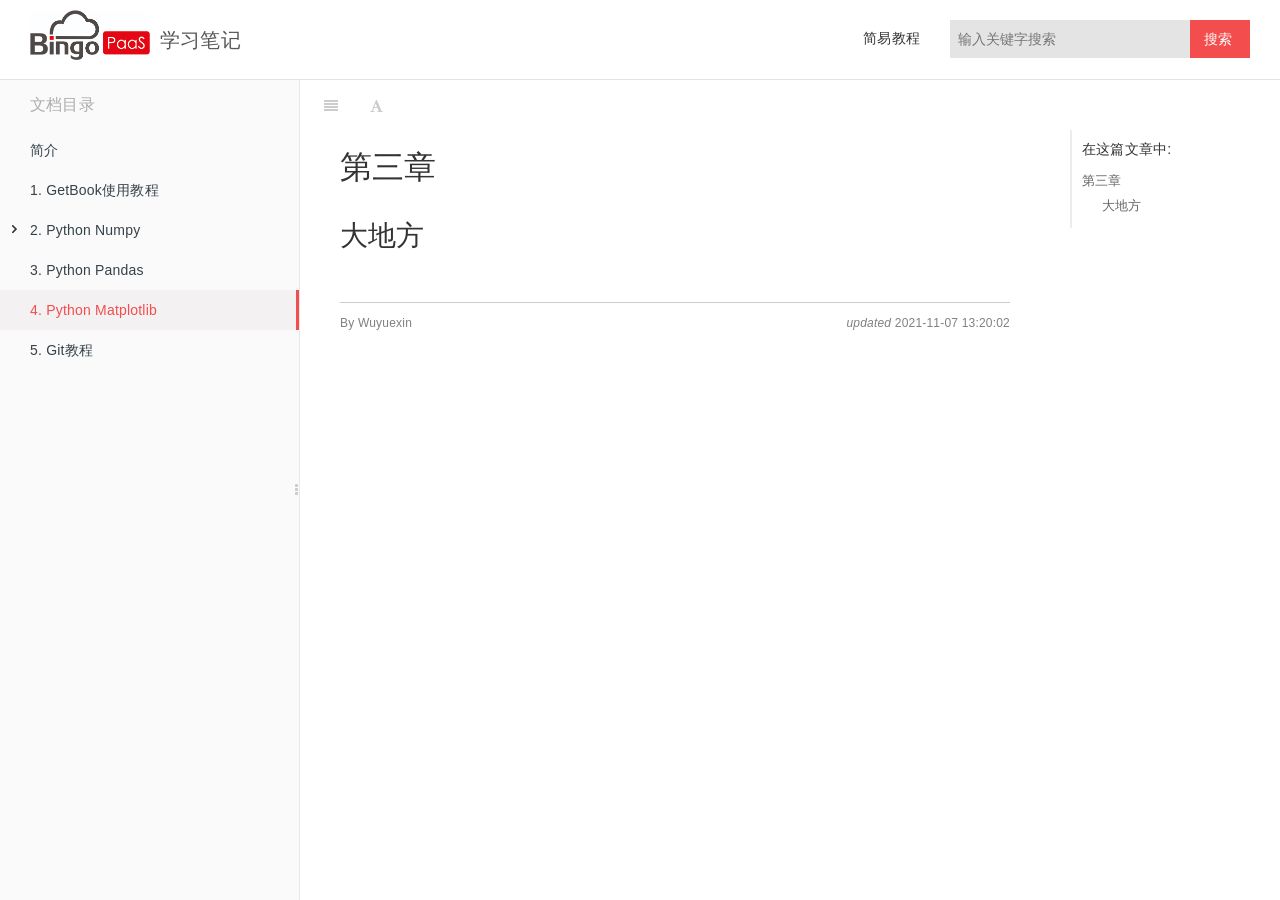
<file: chapter4.html>
<!DOCTYPE HTML>
<html lang="zh-hans" >
    <head>
        <title>4. Python Matplotlib · 学习笔记</title>
        <meta charset="UTF-8">
        <meta http-equiv="X-UA-Compatible" content="IE=edge" />
        <meta content="text/html; charset=utf-8" http-equiv="Content-Type">
        <meta name="description" content="">
        <meta name="generator" content="GitBook 3.0.0">
        
        
        
    
    <link rel="stylesheet" href="gitbook/style.css">

    
            
                
                <link rel="stylesheet" href="gitbook/gitbook-plugin-expandable-chapters/expandable-chapters.css">
                
            
                
                <link rel="stylesheet" href="gitbook/gitbook-plugin-chapter-fold/chapter-fold.css">
                
            
                
                <link rel="stylesheet" href="gitbook/gitbook-plugin-code/plugin.css">
                
            
                
                <link rel="stylesheet" href="gitbook/gitbook-plugin-page-footer-ex/style/plugin.css">
                
            
                
                <link rel="stylesheet" href="gitbook/gitbook-plugin-expandable-chapters-small/expandable-chapters-small.css">
                
            
                
                <link rel="stylesheet" href="gitbook/gitbook-plugin-prism/prism-okaidia.css">
                
            
                
                <link rel="stylesheet" href="gitbook/gitbook-plugin-search/search.css">
                
            
                
                <link rel="stylesheet" href="gitbook/gitbook-plugin-splitter/splitter.css">
                
            
                
                <link rel="stylesheet" href="https://maxcdn.bootstrapcdn.com/bootstrap/3.3.7/css/bootstrap.min.css">
                
            
                
                <link rel="stylesheet" href="gitbook/gitbook-plugin-sectionx/sectionx.css">
                
            
                
                <link rel="stylesheet" href="gitbook/gitbook-plugin-theme-fexa/fexa.css">
                
            
                
                <link rel="stylesheet" href="gitbook/gitbook-plugin-auto-scroll-table/website.css">
                
            
                
                <link rel="stylesheet" href="gitbook/gitbook-plugin-fontsettings/website.css">
                
            
        

    

    
        
        <link rel="stylesheet" href="styles/website.css">
        
    

        
    
    
    <meta name="HandheldFriendly" content="true"/>
    <meta name="viewport" content="width=device-width, initial-scale=1, user-scalable=no">
    <meta name="apple-mobile-web-app-capable" content="yes">
    <meta name="apple-mobile-web-app-status-bar-style" content="black">
    <link rel="apple-touch-icon-precomposed" sizes="152x152" href="gitbook/images/apple-touch-icon-precomposed-152.png">
    <link rel="shortcut icon" href="gitbook/images/favicon.ico" type="image/x-icon">

    
    <link rel="next" href="chapter5.html" />
    
    
    <link rel="prev" href="chapter3.html" />
    

    </head>
    <body>
        
<div class="book">
	<div class="header-inner">
		<!-- LOGO -->
		<div class="logo"></div>
		<span class="title"></span>

		<!-- Search -->
		
<div id="book-search-input" role="search">
    <input type="text" placeholder="Type to search" />
</div>


		<!-- Nav -->
		<ul class="header-nav">
			<li>
				<a href="/" target="_blank">简易教程</a>
			</li>
		</ul>
	</div>

	<div class="book-summary">
		<div class="book-summary-title">文档目录</div>
		
		
		<nav role="navigation">
			


<ul class="summary">
    
    

    

    
        
        
    
        <li class="chapter " data-level="1.1" data-path="./">
            
                <a href="./">
            
                    
                    简介
            
                </a>
            

            
        </li>
    
        <li class="chapter " data-level="1.2" data-path="chapter1.html">
            
                <a href="chapter1.html">
            
                    
                    1. GetBook使用教程
            
                </a>
            

            
        </li>
    
        <li class="chapter " data-level="1.3" data-path="chapter2.html">
            
                <a href="chapter2.html">
            
                    
                    2. Python Numpy
            
                </a>
            

            
            <ul class="articles">
                
    
        <li class="chapter " data-level="1.3.1" data-path="chapter2/chapter2_sub_01.html">
            
                <a href="chapter2/chapter2_sub_01.html">
            
                    
                    2.1 Numpy基础
            
                </a>
            

            
        </li>
    
        <li class="chapter " data-level="1.3.2" data-path="chapter2/chapter2_sub_02.html">
            
                <a href="chapter2/chapter2_sub_02.html">
            
                    
                    2.2Numpy科学计算
            
                </a>
            

            
        </li>
    

            </ul>
            
        </li>
    
        <li class="chapter " data-level="1.4" data-path="chapter3.html">
            
                <a href="chapter3.html">
            
                    
                    3. Python Pandas
            
                </a>
            

            
        </li>
    
        <li class="chapter active" data-level="1.5" data-path="chapter4.html">
            
                <a href="chapter4.html">
            
                    
                    4. Python Matplotlib
            
                </a>
            

            
        </li>
    
        <li class="chapter " data-level="1.6" data-path="chapter5.html">
            
                <a href="chapter5.html">
            
                    
                    5. Git教程
            
                </a>
            

            
        </li>
    

    

    <li class="divider"></li>

    <li>
        <a href="https://www.gitbook.com" target="blank" class="gitbook-link">
            Published with GitBook
        </a>
    </li>
</ul>


		</nav>
		
		
	</div>

	<!-- Content nav -->
	<div class="book-anchor">
		<div class="book-anchor-title">在这篇文章中:</div>
		<div class="book-anchor-body">

		</div>
	</div>

	<div class="book-body">
		
		<div class="body-inner">
			
			

<div class="book-header" role="navigation">
    

    <!-- Title -->
    <h1>
        <i class="fa fa-circle-o-notch fa-spin"></i>
        <a href="." >4. Python Matplotlib</a>
    </h1>
</div>




			<div class="page-wrapper" tabindex="-1" role="main">
				<div class="page-inner">
					
<div id="book-search-results">
    <div class="search-noresults">
    
					<section class="normal markdown-section">
						
						<h1 id="&#x7B2C;&#x4E09;&#x7AE0;">&#x7B2C;&#x4E09;&#x7AE0;</h1>
<h2 id="&#x5927;&#x5730;&#x65B9;">&#x5927;&#x5730;&#x65B9;</h2>
<footer class="page-footer-ex"> <span class="page-footer-ex-copyright"> By Wuyuexin </span> &#xA0;&#xA0;&#xA0;&#xA0;&#xA0;&#xA0;&#xA0;&#xA0;&#xA0;&#xA0; <span class="page-footer-ex-footer-update"> <i>updated</i> 2021-11-07 13:20:02 </span> </footer>
						
					</section>
					
    </div>
    <div class="search-results">
        <div class="has-results">
            
            <h1 class="search-results-title"><span class='search-results-count'></span> results matching "<span class='search-query'></span>"</h1>
            <ul class="search-results-list"></ul>
            
        </div>
        <div class="no-results">
            
            <h1 class="search-results-title">No results matching "<span class='search-query'></span>"</h1>
            
        </div>
    </div>
</div>

				</div>
			</div>
			
		</div>

		
		
		<a href="chapter3.html" class="navigation navigation-prev " aria-label="Previous page: 3. Python Pandas">
			<i class="fa fa-angle-left"></i>
		</a>
		
		
		<a href="chapter5.html" class="navigation navigation-next " aria-label="Next page: 5. Git教程">
			<i class="fa fa-angle-right"></i>
		</a>
		
		
		
	</div>
	<script>
		var gitbook = gitbook || [];
		gitbook.push(function() {
			gitbook.page.hasChanged({"page":{"title":"4. Python Matplotlib","level":"1.5","depth":1,"next":{"title":"5. Git教程","level":"1.6","depth":1,"path":"chapter5.md","ref":"chapter5.md","articles":[]},"previous":{"title":"3. Python Pandas","level":"1.4","depth":1,"path":"chapter3.md","ref":"chapter3.md","articles":[]},"dir":"ltr"},"config":{"plugins":["expandable-chapters","chapter-fold","-copy-code-button","code","page-footer-ex","-anchor-navigation-ex","expandable-chapters-small","prism","-highlight","-lunr","search","-search-pro","splitter","-sharing","-insert-logo","hide-element","-page-treeview","sectionx","-popup","-lightbox","theme-fexa","-theme-comscore","auto-scroll-table"],"ignores":["_book","node_modules"],"styles":{"website":"styles/website.css"},"pluginsConfig":{"page-treeview":{"copyright":"","minHeaderCount":"2","minHeaderDeep":"2"},"chapter-fold":{},"prism":{"css":["prismjs/themes/prism-okaidia.css"],"lang":{"flow":"typescript"}},"page-footer-ex":{"copyright":"By Wuyuexin","markdown":true,"update_label":"<i>updated</i>","update_format":"YYYY-MM-DD HH:mm:ss"},"splitter":{},"search":{},"auto-scroll-table":{},"theme-fexa":{"search-placeholder":"输入关键字搜索","logo":"./image/logo.png","favicon":"./favicon.ico"},"code":{"copyButtons":false},"hide-element":{"elements":[".gitbook-link"]},"fontsettings":{"theme":"white","family":"sans","size":2},"fontSettings":{"family":"Microsoft YaHei","size":12},"sectionx":{"tag":"b"},"anchor-navigation-ex":{"showLevel":false,"showGoTop":false},"expandable-chapters-small":{},"theme-default":{"styles":{"website":"styles/website.css","pdf":"styles/pdf.css","epub":"styles/epub.css","mobi":"styles/mobi.css","ebook":"styles/ebook.css","print":"styles/print.css"},"showLevel":false},"insert-logo":{"url":"","style":"background: none; max-height: 80px; min-height: 80px"},"expandable-chapters":{}},"theme":"default","pdf":{"pageNumbers":true,"fontSize":12,"fontFamily":"Arial","paperSize":"a4","chapterMark":"pagebreak","pageBreaksBefore":"/","margin":{"right":62,"left":62,"top":56,"bottom":56}},"structure":{"langs":"LANGS.md","readme":"README.md","glossary":"GLOSSARY.md","summary":"SUMMARY.md"},"variables":{"themeFexa":{"nav":[{"url":"/","target":"_blank","name":"简易教程"}]}},"title":"学习笔记","language":"zh-hans","gitbook":"*"},"file":{"path":"chapter4.md","mtime":"2021-11-07T05:20:02.000Z","type":"markdown"},"gitbook":{"version":"3.0.0","time":"2024-08-22T01:50:47.903Z"},"basePath":".","book":{"language":""}});
		});
	</script>
</div>

        
    <script src="gitbook/gitbook.js"></script>
    <script src="gitbook/theme.js"></script>
    
        
        <script src="gitbook/gitbook-plugin-expandable-chapters/expandable-chapters.js"></script>
        
    
        
        <script src="gitbook/gitbook-plugin-chapter-fold/chapter-fold.js"></script>
        
    
        
        <script src="gitbook/gitbook-plugin-code/plugin.js"></script>
        
    
        
        <script src="gitbook/gitbook-plugin-expandable-chapters-small/expandable-chapters-small.js"></script>
        
    
        
        <script src="gitbook/gitbook-plugin-search/search-engine.js"></script>
        
    
        
        <script src="gitbook/gitbook-plugin-search/search.js"></script>
        
    
        
        <script src="gitbook/gitbook-plugin-splitter/splitter.js"></script>
        
    
        
        <script src="gitbook/gitbook-plugin-hide-element/plugin.js"></script>
        
    
        
        <script src="https://maxcdn.bootstrapcdn.com/bootstrap/3.3.7/js/bootstrap.min.js"></script>
        
    
        
        <script src="gitbook/gitbook-plugin-sectionx/sectionx.js"></script>
        
    
        
        <script src="gitbook/gitbook-plugin-theme-fexa/fexa.js"></script>
        
    
        
        <script src="gitbook/gitbook-plugin-auto-scroll-table/plugin.js"></script>
        
    
        
        <script src="gitbook/gitbook-plugin-fontsettings/buttons.js"></script>
        
    

    </body>
</html>
</file>
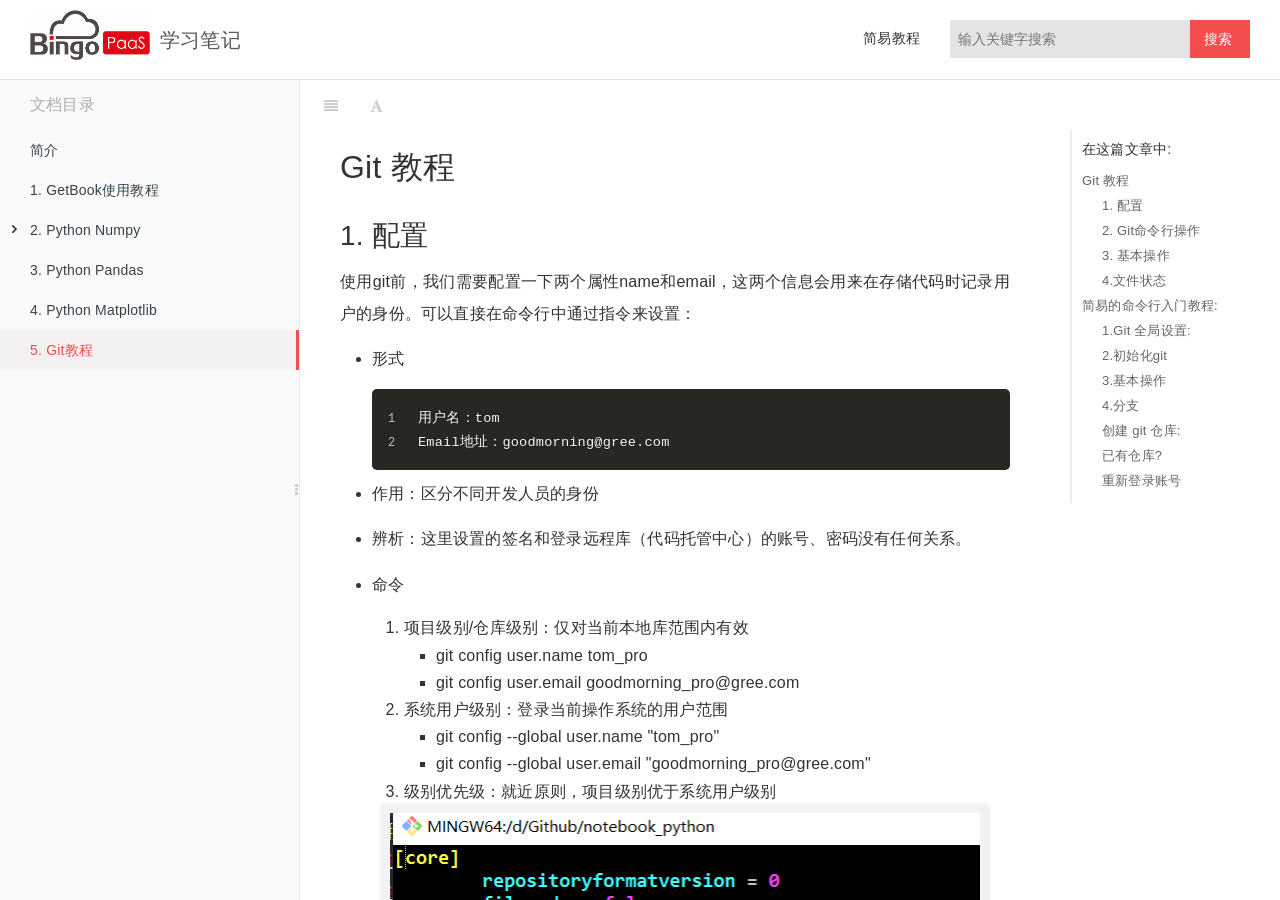
<file: chapter5.html>
<!DOCTYPE HTML>
<html lang="zh-hans" >
    <head>
        <title>5. Git教程 · 学习笔记</title>
        <meta charset="UTF-8">
        <meta http-equiv="X-UA-Compatible" content="IE=edge" />
        <meta content="text/html; charset=utf-8" http-equiv="Content-Type">
        <meta name="description" content="">
        <meta name="generator" content="GitBook 3.0.0">
        
        
        
    
    <link rel="stylesheet" href="gitbook/style.css">

    
            
                
                <link rel="stylesheet" href="gitbook/gitbook-plugin-expandable-chapters/expandable-chapters.css">
                
            
                
                <link rel="stylesheet" href="gitbook/gitbook-plugin-chapter-fold/chapter-fold.css">
                
            
                
                <link rel="stylesheet" href="gitbook/gitbook-plugin-code/plugin.css">
                
            
                
                <link rel="stylesheet" href="gitbook/gitbook-plugin-page-footer-ex/style/plugin.css">
                
            
                
                <link rel="stylesheet" href="gitbook/gitbook-plugin-expandable-chapters-small/expandable-chapters-small.css">
                
            
                
                <link rel="stylesheet" href="gitbook/gitbook-plugin-prism/prism-okaidia.css">
                
            
                
                <link rel="stylesheet" href="gitbook/gitbook-plugin-search/search.css">
                
            
                
                <link rel="stylesheet" href="gitbook/gitbook-plugin-splitter/splitter.css">
                
            
                
                <link rel="stylesheet" href="https://maxcdn.bootstrapcdn.com/bootstrap/3.3.7/css/bootstrap.min.css">
                
            
                
                <link rel="stylesheet" href="gitbook/gitbook-plugin-sectionx/sectionx.css">
                
            
                
                <link rel="stylesheet" href="gitbook/gitbook-plugin-theme-fexa/fexa.css">
                
            
                
                <link rel="stylesheet" href="gitbook/gitbook-plugin-auto-scroll-table/website.css">
                
            
                
                <link rel="stylesheet" href="gitbook/gitbook-plugin-fontsettings/website.css">
                
            
        

    

    
        
        <link rel="stylesheet" href="styles/website.css">
        
    

        
    
    
    <meta name="HandheldFriendly" content="true"/>
    <meta name="viewport" content="width=device-width, initial-scale=1, user-scalable=no">
    <meta name="apple-mobile-web-app-capable" content="yes">
    <meta name="apple-mobile-web-app-status-bar-style" content="black">
    <link rel="apple-touch-icon-precomposed" sizes="152x152" href="gitbook/images/apple-touch-icon-precomposed-152.png">
    <link rel="shortcut icon" href="gitbook/images/favicon.ico" type="image/x-icon">

    
    
    <link rel="prev" href="chapter4.html" />
    

    </head>
    <body>
        
<div class="book">
	<div class="header-inner">
		<!-- LOGO -->
		<div class="logo"></div>
		<span class="title"></span>

		<!-- Search -->
		
<div id="book-search-input" role="search">
    <input type="text" placeholder="Type to search" />
</div>


		<!-- Nav -->
		<ul class="header-nav">
			<li>
				<a href="/" target="_blank">简易教程</a>
			</li>
		</ul>
	</div>

	<div class="book-summary">
		<div class="book-summary-title">文档目录</div>
		
		
		<nav role="navigation">
			


<ul class="summary">
    
    

    

    
        
        
    
        <li class="chapter " data-level="1.1" data-path="./">
            
                <a href="./">
            
                    
                    简介
            
                </a>
            

            
        </li>
    
        <li class="chapter " data-level="1.2" data-path="chapter1.html">
            
                <a href="chapter1.html">
            
                    
                    1. GetBook使用教程
            
                </a>
            

            
        </li>
    
        <li class="chapter " data-level="1.3" data-path="chapter2.html">
            
                <a href="chapter2.html">
            
                    
                    2. Python Numpy
            
                </a>
            

            
            <ul class="articles">
                
    
        <li class="chapter " data-level="1.3.1" data-path="chapter2/chapter2_sub_01.html">
            
                <a href="chapter2/chapter2_sub_01.html">
            
                    
                    2.1 Numpy基础
            
                </a>
            

            
        </li>
    
        <li class="chapter " data-level="1.3.2" data-path="chapter2/chapter2_sub_02.html">
            
                <a href="chapter2/chapter2_sub_02.html">
            
                    
                    2.2Numpy科学计算
            
                </a>
            

            
        </li>
    

            </ul>
            
        </li>
    
        <li class="chapter " data-level="1.4" data-path="chapter3.html">
            
                <a href="chapter3.html">
            
                    
                    3. Python Pandas
            
                </a>
            

            
        </li>
    
        <li class="chapter " data-level="1.5" data-path="chapter4.html">
            
                <a href="chapter4.html">
            
                    
                    4. Python Matplotlib
            
                </a>
            

            
        </li>
    
        <li class="chapter active" data-level="1.6" data-path="chapter5.html">
            
                <a href="chapter5.html">
            
                    
                    5. Git教程
            
                </a>
            

            
        </li>
    

    

    <li class="divider"></li>

    <li>
        <a href="https://www.gitbook.com" target="blank" class="gitbook-link">
            Published with GitBook
        </a>
    </li>
</ul>


		</nav>
		
		
	</div>

	<!-- Content nav -->
	<div class="book-anchor">
		<div class="book-anchor-title">在这篇文章中:</div>
		<div class="book-anchor-body">

		</div>
	</div>

	<div class="book-body">
		
		<div class="body-inner">
			
			

<div class="book-header" role="navigation">
    

    <!-- Title -->
    <h1>
        <i class="fa fa-circle-o-notch fa-spin"></i>
        <a href="." >5. Git教程</a>
    </h1>
</div>




			<div class="page-wrapper" tabindex="-1" role="main">
				<div class="page-inner">
					
<div id="book-search-results">
    <div class="search-noresults">
    
					<section class="normal markdown-section">
						
						<h1 id="git-&#x6559;&#x7A0B;">Git &#x6559;&#x7A0B;</h1>
<h2 id="1-&#x914D;&#x7F6E;">1. &#x914D;&#x7F6E;</h2>
<p>&#x4F7F;&#x7528;git&#x524D;&#xFF0C;&#x6211;&#x4EEC;&#x9700;&#x8981;&#x914D;&#x7F6E;&#x4E00;&#x4E0B;&#x4E24;&#x4E2A;&#x5C5E;&#x6027;name&#x548C;email&#xFF0C;&#x8FD9;&#x4E24;&#x4E2A;&#x4FE1;&#x606F;&#x4F1A;&#x7528;&#x6765;&#x5728;&#x5B58;&#x50A8;&#x4EE3;&#x7801;&#x65F6;&#x8BB0;&#x5F55;&#x7528;&#x6237;&#x7684;&#x8EAB;&#x4EFD;&#x3002;&#x53EF;&#x4EE5;&#x76F4;&#x63A5;&#x5728;&#x547D;&#x4EE4;&#x884C;&#x4E2D;&#x901A;&#x8FC7;&#x6307;&#x4EE4;&#x6765;&#x8BBE;&#x7F6E;&#xFF1A;</p>
<ul>
<li><p>&#x5F62;&#x5F0F;</p>
<pre class="language-"><code>&#x7528;&#x6237;&#x540D;&#xFF1A;tom
Email&#x5730;&#x5740;&#xFF1A;goodmorning@gree.com
</code></pre></li>
<li><p>&#x4F5C;&#x7528;&#xFF1A;&#x533A;&#x5206;&#x4E0D;&#x540C;&#x5F00;&#x53D1;&#x4EBA;&#x5458;&#x7684;&#x8EAB;&#x4EFD;</p>
</li>
<li><p>&#x8FA8;&#x6790;&#xFF1A;&#x8FD9;&#x91CC;&#x8BBE;&#x7F6E;&#x7684;&#x7B7E;&#x540D;&#x548C;&#x767B;&#x5F55;&#x8FDC;&#x7A0B;&#x5E93;&#xFF08;&#x4EE3;&#x7801;&#x6258;&#x7BA1;&#x4E2D;&#x5FC3;&#xFF09;&#x7684;&#x8D26;&#x53F7;&#x3001;&#x5BC6;&#x7801;&#x6CA1;&#x6709;&#x4EFB;&#x4F55;&#x5173;&#x7CFB;&#x3002;</p>
</li>
<li><p>&#x547D;&#x4EE4;</p>
<ol>
<li>&#x9879;&#x76EE;&#x7EA7;&#x522B;/&#x4ED3;&#x5E93;&#x7EA7;&#x522B;&#xFF1A;&#x4EC5;&#x5BF9;&#x5F53;&#x524D;&#x672C;&#x5730;&#x5E93;&#x8303;&#x56F4;&#x5185;&#x6709;&#x6548;<ul>
<li>git config user.name tom_pro</li>
<li>git config user.email goodmorning_pro@gree.com</li>
</ul>
</li>
<li>&#x7CFB;&#x7EDF;&#x7528;&#x6237;&#x7EA7;&#x522B;&#xFF1A;&#x767B;&#x5F55;&#x5F53;&#x524D;&#x64CD;&#x4F5C;&#x7CFB;&#x7EDF;&#x7684;&#x7528;&#x6237;&#x8303;&#x56F4;<ul>
<li>git config --global user.name &quot;tom_pro&quot;</li>
<li>git config --global user.email &quot;goodmorning_pro@gree.com&quot;</li>
</ul>
</li>
<li>&#x7EA7;&#x522B;&#x4F18;&#x5148;&#x7EA7;&#xFF1A;&#x5C31;&#x8FD1;&#x539F;&#x5219;&#xFF0C;&#x9879;&#x76EE;&#x7EA7;&#x522B;&#x4F18;&#x4E8E;&#x7CFB;&#x7EDF;&#x7528;&#x6237;&#x7EA7;&#x522B;</li>
</ol>
<p><img src="image/uTools_1637073639610.png" alt="git"></p>
</li>
</ul>
<h2 id="2-git&#x547D;&#x4EE4;&#x884C;&#x64CD;&#x4F5C;">2. Git&#x547D;&#x4EE4;&#x884C;&#x64CD;&#x4F5C;</h2>
<ul>
<li>&#x547D;&#x4EE4;&#xFF1A;&#x521D;&#x59CB;&#x5316;&#x547D;&#x4EE4;&#xFF0C;git init</li>
<li>&#x6548;&#x679C;&#xFF1A;&#x751F;&#x6210; .git &#x6587;&#x4EF6;&#x5939;
<img src="image/uTools_1637072454554.png" alt="git"></li>
<li>&#x6CE8;&#x610F;&#xFF1A;.git &#x76EE;&#x5F55;&#x4E2D;&#x5B58;&#x653E;&#x7684;&#x662F;&#x672C;&#x5730;&#x5E93;&#x76F8;&#x5173;&#x7684;&#x5B50;&#x76EE;&#x5F55;&#x548C;&#x6587;&#x4EF6;&#xFF0C;&#x4E0D;&#x8981;&#x5220;&#x9664;&#xFF0C;&#x4E5F;&#x4E0D;&#x8981;&#x968F;&#x610F;&#x4FEE;&#x6539;&#x3002;</li>
</ul>
<h2 id="3-&#x57FA;&#x672C;&#x64CD;&#x4F5C;">3. &#x57FA;&#x672C;&#x64CD;&#x4F5C;</h2>
<p><strong>&#x67E5;&#x770B;&#x72B6;&#x6001;&#xFF1A;</strong></p>
<ul>
<li>git status
&#x67E5;&#x770B;&#x5DE5;&#x4F5C;&#x533A;&#x3001;&#x6682;&#x5B58;&#x533A;&#x72B6;&#x6001;</li>
</ul>
<p><strong>&#x6DFB;&#x52A0;&#x64CD;&#x4F5C;&#xFF1A;</strong></p>
<ul>
<li>git add [file name]
&#x5C06;&#x5DE5;&#x4F5C;&#x533A;&#x7684;&#x201C;&#x65B0;&#x5EFA;/&#x4FEE;&#x6539;&#x201D;&#x6587;&#x4EF6;&#x6DFB;&#x52A0;&#x5230;&#x6682;&#x5B58;&#x533A;
git rm --cached [file]... &#x5C06;&#x6587;&#x4EF6;&#x4ECE;&#x6682;&#x5B58;&#x533A;&#x5220;&#x9664;</li>
</ul>
<p><strong>&#x63D0;&#x4EA4;&#x64CD;&#x4F5C;&#xFF1A;</strong></p>
<ul>
<li>git commit -m &quot;commit message&quot; [file name]
&#x5C06;&#x6682;&#x5B58;&#x533A;&#x6587;&#x4EF6;&#x5185;&#x5BB9;&#x63D0;&#x4EA4;&#x5230;&#x672C;&#x5730;&#x5E93;</li>
</ul>
<p><strong>&#x67E5;&#x770B;&#x5386;&#x53F2;&#x8BB0;&#x5F55;&#xFF1A;</strong></p>
<ul>
<li>git log &#x547D;&#x4EE4;&#x663E;&#x793A;&#x4ECE;&#x6700;&#x8FD1;&#x5230;&#x6700;&#x8FDC;&#x7684;&#x63D0;&#x4EA4;&#x65E5;&#x5FD7;</li>
<li>git log --pretty=oneline  </li>
<li>git log --oneline</li>
<li>git reflog &#x663E;&#x793A;&#x79FB;&#x52A8;&#x5230;&#x5386;&#x53F2;&#x7248;&#x672C;&#x7684;&#x6B65;&#x6570;</li>
</ul>
<p><strong>&#x7248;&#x672C;&#x56DE;&#x9000;&#xFF1A;</strong>
&#x6211;&#x4EEC;&#x8981;&#x628A;&#x5F53;&#x524D;&#x7248;&#x672C;&#x56DE;&#x9000;&#x5230;&#x4E0A;&#x4E00;&#x4E2A;&#x7248;&#x672C;&#xFF0C;&#x5C31;&#x53EF;&#x4EE5;&#x4F7F;&#x7528;git reset&#x547D;&#x4EE4;
&#xFF08;1&#xFF09;&#x57FA;&#x4E8E;&#x5C40;&#x90E8;&#x7D22;&#x5F15;&#x503C;</p>
<ul>
<li><p>git reset --hard 1094a(&#x7D22;&#x5F15;&#x503C;)
&#xFF08;2&#xFF09;&#x4F7F;&#x7528;^&#x7B26;&#x5408;&#xFF1A;&#x53EA;&#x80FD;&#x540E;&#x9000;&#x4E00;&#x6B65;</p>
</li>
<li><p>git reset --hard HEAD^
&#x6CE8;&#xFF1A;&#x4E00;&#x4E2A;^&#x7B26;&#x5408;&#x540E;&#x9000;&#x4E00;&#x6B65;&#xFF0C;n&#x4E2A;^&#x7B26;&#x5408;&#x540E;&#x9000;n&#x6B65;
&#xFF08;3&#xFF09;&#x4F7F;&#x7528;~&#x7B26;&#x5408;&#xFF1A;&#x53EA;&#x80FD;&#x540E;&#x9000;</p>
</li>
<li><p>git reset --hard HEAD~n
&#x6CE8;&#xFF1A;n&#x8868;&#x793A;&#x540E;&#x9000;n&#x6B65;</p>
</li>
</ul>
<h2 id="4&#x6587;&#x4EF6;&#x72B6;&#x6001;">4.&#x6587;&#x4EF6;&#x72B6;&#x6001;</h2>
<p>  git&#x4E2D;&#x7684;&#x6587;&#x4EF6;&#x6709;&#x4E24;&#x79CD;&#x72B6;&#x6001;&#xFF1A;&#x672A;&#x8DDF;&#x8E2A;&#x548C;&#x5DF2;&#x8DDF;&#x8E2A;&#x3002;&#x672A;&#x8DDF;&#x8E2A;&#x6307;&#x6587;&#x4EF6;&#x6CA1;&#x6709;&#x88AB;git&#x6240;&#x7BA1;&#x7406;&#xFF0C;&#x5DF2;&#x8DDF;&#x8E2A;&#x6307;&#x6587;&#x4EF6;&#x5DF2;&#x88AB;git&#x7BA1;&#x7406;&#x3002;&#x5DF2;&#x8DDF;&#x8E2A;&#x7684;&#x6587;&#x4EF6;&#x53C8;&#x6709;&#x4E09;&#x79CD;&#x72B6;&#x6001;&#xFF1A;&#x672A;&#x4FEE;&#x6539;&#x3001;&#x4FEE;&#x6539;&#x548C;&#x6682;&#x5B58;&#x3002;</p>
<p>  &#x6682;&#x5B58;&#xFF0C;&#x8868;&#x793A;&#x6587;&#x4EF6;&#x4FEE;&#x6539;&#x5DF2;&#x7ECF;&#x4FDD;&#x5B58;&#xFF0C;&#x4F46;&#x662F;&#x5C1A;&#x672A;&#x63D0;&#x4EA4;&#x5230;git&#x4ED3;&#x5E93;&#x3002;</p>
<p>  &#x672A;&#x4FEE;&#x6539;&#xFF0C;&#x8868;&#x793A;&#x78C1;&#x76D8;&#x4E2D;&#x7684;&#x6587;&#x4EF6;&#x548C;git&#x4ED3;&#x5E93;&#x4E2D;&#x6587;&#x4EF6;&#x76F8;&#x540C;&#xFF0C;&#x6CA1;&#x6709;&#x4FEE;&#x6539;&#x3002;</p>
<p>  &#x5DF2;&#x4FEE;&#x6539;&#xFF0C;&#x8868;&#x793A;&#x78C1;&#x76D8;&#x4E2D;&#x6587;&#x4EF6;&#x5DF2;&#x88AB;&#x4FEE;&#x6539;&#xFF0C;&#x548C;git&#x4ED3;&#x5E93;&#x4E2D;&#x6587;&#x4EF6;&#x4E0D;&#x540C;&#x3002;</p>
<p>  &#x53EF;&#x4EE5;&#x901A;&#x8FC7;<code>git status</code>&#x6765;&#x67E5;&#x770B;&#x6587;&#x4EF6;&#x7684;&#x72B6;&#x6001;</p>
<h1 id="&#x7B80;&#x6613;&#x7684;&#x547D;&#x4EE4;&#x884C;&#x5165;&#x95E8;&#x6559;&#x7A0B;">&#x7B80;&#x6613;&#x7684;&#x547D;&#x4EE4;&#x884C;&#x5165;&#x95E8;&#x6559;&#x7A0B;:</h1>
<h2 id="1git-&#x5168;&#x5C40;&#x8BBE;&#x7F6E;">1.Git &#x5168;&#x5C40;&#x8BBE;&#x7F6E;:</h2>
<pre class="language-"><code class="lang-git">git config --global user.name <span class="token string">&quot;yunzhongyan_01&quot;</span>
git config --global user.email <span class="token string">&quot;1252454084@qq.com&quot;</span>
</code></pre>
<h2 id="2&#x521D;&#x59CB;&#x5316;git">2.&#x521D;&#x59CB;&#x5316;git</h2>
<p><code>git status</code>--&#x67E5;&#x770B;&#x5F53;&#x524D;&#x4ED3;&#x5E93;&#x7684;&#x72B6;&#x6001;&#xFF1B;</p>
<p><code>git init</code>--&#x521D;&#x59CB;&#x5316;&#x4ED3;&#x5E93;</p>
<p><code>git log</code>--&#x67E5;&#x770B;&#x65E5;&#x5FD7;</p>
<h2 id="3&#x57FA;&#x672C;&#x64CD;&#x4F5C;">3.&#x57FA;&#x672C;&#x64CD;&#x4F5C;</h2>
<ul>
<li><p>&#x672A;&#x8DDF;&#x8E2A; &#x2014;&gt; &#x6682;&#x5B58;&#xFF08;&#x5DF2;&#x8DDF;&#x8E2A;&#xFF09;&#xFF1B;<code>git add <span class="token tag"><span class="token tag"><span class="token punctuation">&lt;</span>filename</span><span class="token punctuation">&gt;</span></span></code></p>
<p><code>git add *</code> &#x5C06;&#x6240;&#x6709;&#x5DF2;&#x4FEE;&#x6539;&#xFF08;&#x672A;&#x8DDF;&#x8E2A;&#xFF09;&#x7684;&#x6587;&#x4EF6;&#x6682;&#x5B58;</p>
</li>
<li><p>&#x6682;&#x5B58;  &#x2014;&gt; &#x672A;&#x4FEE;&#x6539;&#xFF1B;<code>git commit -m &quot;XXX&quot;</code></p>
<p><code>git commit -a -m &quot;XXX&quot;</code> &#x63D0;&#x4EA4;&#x6240;&#x6709;&#x5DF2;&#x4FEE;&#x6539;&#x7684;&#x6587;&#x4EF6;&#xFF08;&#x672A;&#x8DDF;&#x8E2A;&#x7684;&#x6587;&#x4EF6;&#x4E0D;&#x4F1A;&#x63D0;&#x4EA4;&#xFF09;</p>
</li>
<li><p>&#x672A;&#x4FEE;&#x6539;  &#x2014;&gt;&#x4FEE;&#x6539;&#xFF1B;&#x4FEE;&#x6539;&#x6587;&#x4EF6;&#x540E;&#xFF0C;&#x6587;&#x4EF6;&#x81EA;&#x52A8;&#x53D8;&#x4E3A;&#x4FEE;&#x6539;&#x72B6;&#x6001;&#x3002;</p>
</li>
</ul>
<pre class="language-"><code>git restore <span class="token tag"><span class="token tag"><span class="token punctuation">&lt;</span>filename</span><span class="token punctuation">&gt;</span></span>            # &#x6062;&#x590D;&#x6587;&#x4EF6;&#xFF0C;&#x91CD;&#x7F6E;&#x6587;&#x4EF6;&#x5230;&#x6700;&#x65B0;&#x63D0;&#x4EA4;&#x7684;&#x72B6;&#x6001;
git restore --staged <span class="token tag"><span class="token tag"><span class="token punctuation">&lt;</span>filename</span><span class="token punctuation">&gt;</span></span>   # &#x53D6;&#x6D88;&#x6682;&#x5B58;&#x72B6;&#x6001;

git rm <span class="token tag"><span class="token tag"><span class="token punctuation">&lt;</span>filename</span><span class="token punctuation">&gt;</span></span>                 # &#x5220;&#x9664;&#x6587;&#x4EF6;
git rm <span class="token tag"><span class="token tag"><span class="token punctuation">&lt;</span>filename</span><span class="token punctuation">&gt;</span></span> -f              # &#x5F3A;&#x5236;&#x5220;&#x9664;
&#x8FD8;&#x9700;&#x8981;&#x6267;&#x884C;git commit -m &quot;XXX&quot;&#xFF0C;&#x624D;&#x80FD;&#x5B9E;&#x73B0;&#x771F;&#x6B63;&#x7684;&#x5220;&#x9664;

git mv from to                    # &#x79FB;&#x52A8;&#x6587;&#x4EF6; &#x91CD;&#x547D;&#x540D;&#x6587;&#x4EF6;
</code></pre><h2 id="4&#x5206;&#x652F;">4.&#x5206;&#x652F;</h2>
<h2 id="&#x521B;&#x5EFA;-git-&#x4ED3;&#x5E93;">&#x521B;&#x5EFA; git &#x4ED3;&#x5E93;:</h2>
<pre class="language-"><code class="lang-git">mkdir git_test
cd git_test
git init
touch README.md
git add README.md
git commit -m <span class="token string">&quot;first commit&quot;</span>
git remote add origin https://gitee.com/yuex_w1992/git_test.git
git push -u origin master
</code></pre>
<h2 id="&#x5DF2;&#x6709;&#x4ED3;&#x5E93;">&#x5DF2;&#x6709;&#x4ED3;&#x5E93;?</h2>
<pre class="language-"><code class="lang-git">cd existing_git_repo
git remote add origin https://gitee.com/yuex_w1992/git_test.git
git push -u origin master
</code></pre>
<h2 id="&#x91CD;&#x65B0;&#x767B;&#x5F55;&#x8D26;&#x53F7;">&#x91CD;&#x65B0;&#x767B;&#x5F55;&#x8D26;&#x53F7;</h2>
<pre class="language-"><code class="lang-python">git config <span class="token operator">-</span><span class="token operator">-</span>system <span class="token operator">-</span><span class="token operator">-</span>unset credential<span class="token punctuation">.</span>helper
<span class="token comment"># &#x5F3A;&#x5236;&#x63D0;&#x4EA4;</span>
git push <span class="token operator">-</span>u origin master <span class="token operator">-</span>f
</code></pre>
<footer class="page-footer-ex"> <span class="page-footer-ex-copyright"> By Wuyuexin </span> &#xA0;&#xA0;&#xA0;&#xA0;&#xA0;&#xA0;&#xA0;&#xA0;&#xA0;&#xA0; <span class="page-footer-ex-footer-update"> <i>updated</i> 2024-08-04 20:05:46 </span> </footer>
						
					</section>
					
    </div>
    <div class="search-results">
        <div class="has-results">
            
            <h1 class="search-results-title"><span class='search-results-count'></span> results matching "<span class='search-query'></span>"</h1>
            <ul class="search-results-list"></ul>
            
        </div>
        <div class="no-results">
            
            <h1 class="search-results-title">No results matching "<span class='search-query'></span>"</h1>
            
        </div>
    </div>
</div>

				</div>
			</div>
			
		</div>

		
		
		<a href="chapter4.html" class="navigation navigation-prev navigation-unique" aria-label="Previous page: 4. Python Matplotlib">
			<i class="fa fa-angle-left"></i>
		</a>
		
		
		
		
	</div>
	<script>
		var gitbook = gitbook || [];
		gitbook.push(function() {
			gitbook.page.hasChanged({"page":{"title":"5. Git教程","level":"1.6","depth":1,"previous":{"title":"4. Python Matplotlib","level":"1.5","depth":1,"path":"chapter4.md","ref":"chapter4.md","articles":[]},"dir":"ltr"},"config":{"plugins":["expandable-chapters","chapter-fold","-copy-code-button","code","page-footer-ex","-anchor-navigation-ex","expandable-chapters-small","prism","-highlight","-lunr","search","-search-pro","splitter","-sharing","-insert-logo","hide-element","-page-treeview","sectionx","-popup","-lightbox","theme-fexa","-theme-comscore","auto-scroll-table"],"ignores":["_book","node_modules"],"styles":{"website":"styles/website.css"},"pluginsConfig":{"page-treeview":{"copyright":"","minHeaderCount":"2","minHeaderDeep":"2"},"chapter-fold":{},"prism":{"css":["prismjs/themes/prism-okaidia.css"],"lang":{"flow":"typescript"}},"page-footer-ex":{"copyright":"By Wuyuexin","markdown":true,"update_label":"<i>updated</i>","update_format":"YYYY-MM-DD HH:mm:ss"},"splitter":{},"search":{},"auto-scroll-table":{},"theme-fexa":{"search-placeholder":"输入关键字搜索","logo":"./image/logo.png","favicon":"./favicon.ico"},"code":{"copyButtons":false},"hide-element":{"elements":[".gitbook-link"]},"fontsettings":{"theme":"white","family":"sans","size":2},"fontSettings":{"family":"Microsoft YaHei","size":12},"sectionx":{"tag":"b"},"anchor-navigation-ex":{"showLevel":false,"showGoTop":false},"expandable-chapters-small":{},"theme-default":{"styles":{"website":"styles/website.css","pdf":"styles/pdf.css","epub":"styles/epub.css","mobi":"styles/mobi.css","ebook":"styles/ebook.css","print":"styles/print.css"},"showLevel":false},"insert-logo":{"url":"","style":"background: none; max-height: 80px; min-height: 80px"},"expandable-chapters":{}},"theme":"default","pdf":{"pageNumbers":true,"fontSize":12,"fontFamily":"Arial","paperSize":"a4","chapterMark":"pagebreak","pageBreaksBefore":"/","margin":{"right":62,"left":62,"top":56,"bottom":56}},"structure":{"langs":"LANGS.md","readme":"README.md","glossary":"GLOSSARY.md","summary":"SUMMARY.md"},"variables":{"themeFexa":{"nav":[{"url":"/","target":"_blank","name":"简易教程"}]}},"title":"学习笔记","language":"zh-hans","gitbook":"*"},"file":{"path":"chapter5.md","mtime":"2024-08-04T12:05:46.000Z","type":"markdown"},"gitbook":{"version":"3.0.0","time":"2024-08-22T01:50:47.903Z"},"basePath":".","book":{"language":""}});
		});
	</script>
</div>

        
    <script src="gitbook/gitbook.js"></script>
    <script src="gitbook/theme.js"></script>
    
        
        <script src="gitbook/gitbook-plugin-expandable-chapters/expandable-chapters.js"></script>
        
    
        
        <script src="gitbook/gitbook-plugin-chapter-fold/chapter-fold.js"></script>
        
    
        
        <script src="gitbook/gitbook-plugin-code/plugin.js"></script>
        
    
        
        <script src="gitbook/gitbook-plugin-expandable-chapters-small/expandable-chapters-small.js"></script>
        
    
        
        <script src="gitbook/gitbook-plugin-search/search-engine.js"></script>
        
    
        
        <script src="gitbook/gitbook-plugin-search/search.js"></script>
        
    
        
        <script src="gitbook/gitbook-plugin-splitter/splitter.js"></script>
        
    
        
        <script src="gitbook/gitbook-plugin-hide-element/plugin.js"></script>
        
    
        
        <script src="https://maxcdn.bootstrapcdn.com/bootstrap/3.3.7/js/bootstrap.min.js"></script>
        
    
        
        <script src="gitbook/gitbook-plugin-sectionx/sectionx.js"></script>
        
    
        
        <script src="gitbook/gitbook-plugin-theme-fexa/fexa.js"></script>
        
    
        
        <script src="gitbook/gitbook-plugin-auto-scroll-table/plugin.js"></script>
        
    
        
        <script src="gitbook/gitbook-plugin-fontsettings/buttons.js"></script>
        
    

    </body>
</html>
</file>
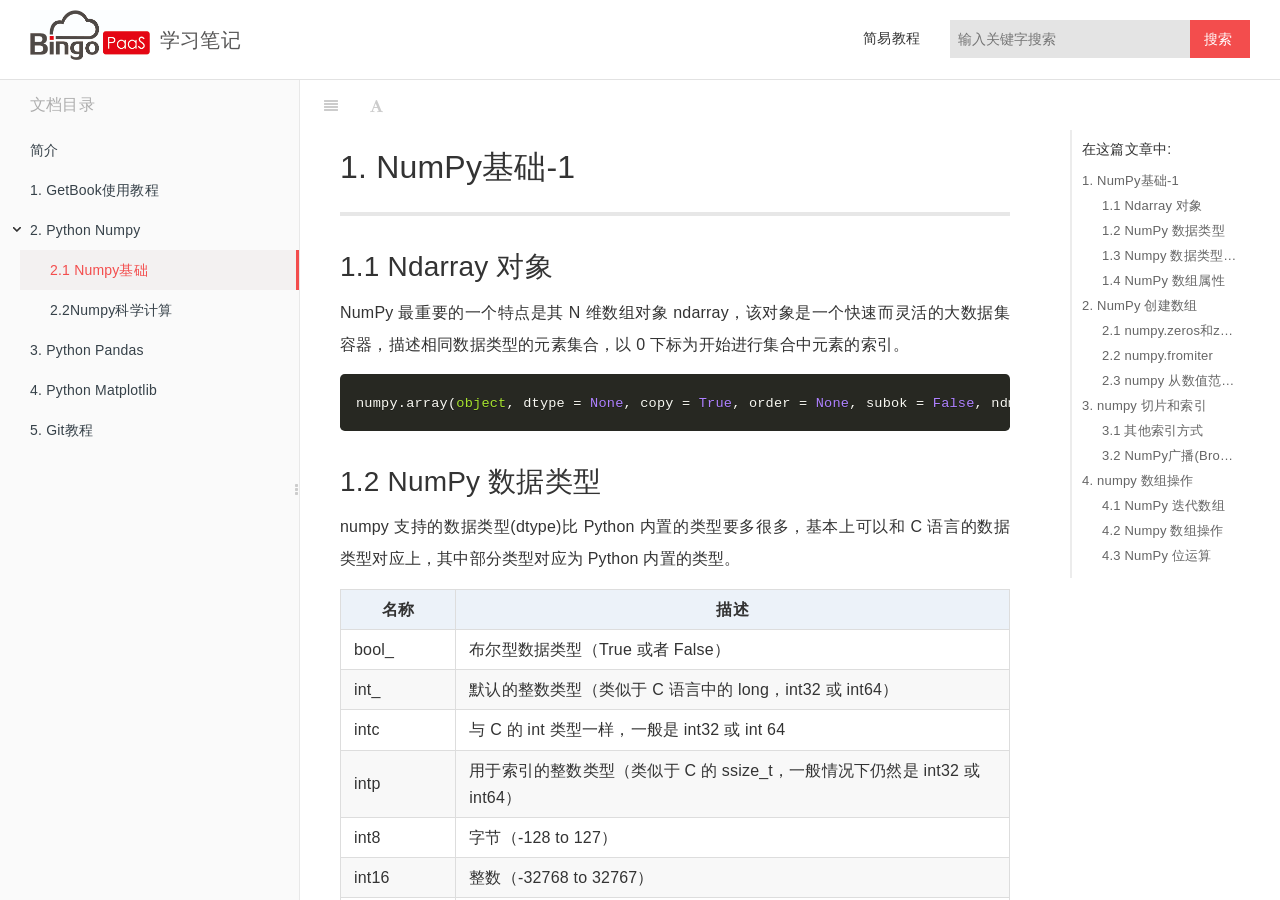
<file: chapter2/chapter2_sub_01.html>
<!DOCTYPE HTML>
<html lang="zh-hans" >
    <head>
        <title>2.1 Numpy基础 · 学习笔记</title>
        <meta charset="UTF-8">
        <meta http-equiv="X-UA-Compatible" content="IE=edge" />
        <meta content="text/html; charset=utf-8" http-equiv="Content-Type">
        <meta name="description" content="">
        <meta name="generator" content="GitBook 3.0.0">
        
        
        
    
    <link rel="stylesheet" href="../gitbook/style.css">

    
            
                
                <link rel="stylesheet" href="../gitbook/gitbook-plugin-expandable-chapters/expandable-chapters.css">
                
            
                
                <link rel="stylesheet" href="../gitbook/gitbook-plugin-chapter-fold/chapter-fold.css">
                
            
                
                <link rel="stylesheet" href="../gitbook/gitbook-plugin-code/plugin.css">
                
            
                
                <link rel="stylesheet" href="../gitbook/gitbook-plugin-page-footer-ex/style/plugin.css">
                
            
                
                <link rel="stylesheet" href="../gitbook/gitbook-plugin-expandable-chapters-small/expandable-chapters-small.css">
                
            
                
                <link rel="stylesheet" href="../gitbook/gitbook-plugin-prism/prism-okaidia.css">
                
            
                
                <link rel="stylesheet" href="../gitbook/gitbook-plugin-search/search.css">
                
            
                
                <link rel="stylesheet" href="../gitbook/gitbook-plugin-splitter/splitter.css">
                
            
                
                <link rel="stylesheet" href="https://maxcdn.bootstrapcdn.com/bootstrap/3.3.7/css/bootstrap.min.css">
                
            
                
                <link rel="stylesheet" href="../gitbook/gitbook-plugin-sectionx/sectionx.css">
                
            
                
                <link rel="stylesheet" href="../gitbook/gitbook-plugin-theme-fexa/fexa.css">
                
            
                
                <link rel="stylesheet" href="../gitbook/gitbook-plugin-auto-scroll-table/website.css">
                
            
                
                <link rel="stylesheet" href="../gitbook/gitbook-plugin-fontsettings/website.css">
                
            
        

    

    
        
        <link rel="stylesheet" href="../styles/website.css">
        
    

        
    
    
    <meta name="HandheldFriendly" content="true"/>
    <meta name="viewport" content="width=device-width, initial-scale=1, user-scalable=no">
    <meta name="apple-mobile-web-app-capable" content="yes">
    <meta name="apple-mobile-web-app-status-bar-style" content="black">
    <link rel="apple-touch-icon-precomposed" sizes="152x152" href="../gitbook/images/apple-touch-icon-precomposed-152.png">
    <link rel="shortcut icon" href="../gitbook/images/favicon.ico" type="image/x-icon">

    
    <link rel="next" href="chapter2_sub_02.html" />
    
    
    <link rel="prev" href="../chapter2.html" />
    

    </head>
    <body>
        
<div class="book">
	<div class="header-inner">
		<!-- LOGO -->
		<div class="logo"></div>
		<span class="title"></span>

		<!-- Search -->
		
<div id="book-search-input" role="search">
    <input type="text" placeholder="Type to search" />
</div>


		<!-- Nav -->
		<ul class="header-nav">
			<li>
				<a href="/" target="_blank">简易教程</a>
			</li>
		</ul>
	</div>

	<div class="book-summary">
		<div class="book-summary-title">文档目录</div>
		
		
		<nav role="navigation">
			


<ul class="summary">
    
    

    

    
        
        
    
        <li class="chapter " data-level="1.1" data-path="../">
            
                <a href="../">
            
                    
                    简介
            
                </a>
            

            
        </li>
    
        <li class="chapter " data-level="1.2" data-path="../chapter1.html">
            
                <a href="../chapter1.html">
            
                    
                    1. GetBook使用教程
            
                </a>
            

            
        </li>
    
        <li class="chapter " data-level="1.3" data-path="../chapter2.html">
            
                <a href="../chapter2.html">
            
                    
                    2. Python Numpy
            
                </a>
            

            
            <ul class="articles">
                
    
        <li class="chapter active" data-level="1.3.1" data-path="chapter2_sub_01.html">
            
                <a href="chapter2_sub_01.html">
            
                    
                    2.1 Numpy基础
            
                </a>
            

            
        </li>
    
        <li class="chapter " data-level="1.3.2" data-path="chapter2_sub_02.html">
            
                <a href="chapter2_sub_02.html">
            
                    
                    2.2Numpy科学计算
            
                </a>
            

            
        </li>
    

            </ul>
            
        </li>
    
        <li class="chapter " data-level="1.4" data-path="../chapter3.html">
            
                <a href="../chapter3.html">
            
                    
                    3. Python Pandas
            
                </a>
            

            
        </li>
    
        <li class="chapter " data-level="1.5" data-path="../chapter4.html">
            
                <a href="../chapter4.html">
            
                    
                    4. Python Matplotlib
            
                </a>
            

            
        </li>
    
        <li class="chapter " data-level="1.6" data-path="../chapter5.html">
            
                <a href="../chapter5.html">
            
                    
                    5. Git教程
            
                </a>
            

            
        </li>
    

    

    <li class="divider"></li>

    <li>
        <a href="https://www.gitbook.com" target="blank" class="gitbook-link">
            Published with GitBook
        </a>
    </li>
</ul>


		</nav>
		
		
	</div>

	<!-- Content nav -->
	<div class="book-anchor">
		<div class="book-anchor-title">在这篇文章中:</div>
		<div class="book-anchor-body">

		</div>
	</div>

	<div class="book-body">
		
		<div class="body-inner">
			
			

<div class="book-header" role="navigation">
    

    <!-- Title -->
    <h1>
        <i class="fa fa-circle-o-notch fa-spin"></i>
        <a href=".." >2.1 Numpy基础</a>
    </h1>
</div>




			<div class="page-wrapper" tabindex="-1" role="main">
				<div class="page-inner">
					
<div id="book-search-results">
    <div class="search-noresults">
    
					<section class="normal markdown-section">
						
						<h1 id="1-numpy&#x57FA;&#x7840;-1">1. NumPy&#x57FA;&#x7840;-1</h1>
<hr>
<h2 id="11-ndarray-&#x5BF9;&#x8C61;">1.1 Ndarray &#x5BF9;&#x8C61;</h2>
<p>NumPy &#x6700;&#x91CD;&#x8981;&#x7684;&#x4E00;&#x4E2A;&#x7279;&#x70B9;&#x662F;&#x5176; N &#x7EF4;&#x6570;&#x7EC4;&#x5BF9;&#x8C61; ndarray&#xFF0C;&#x8BE5;&#x5BF9;&#x8C61;&#x662F;&#x4E00;&#x4E2A;&#x5FEB;&#x901F;&#x800C;&#x7075;&#x6D3B;&#x7684;&#x5927;&#x6570;&#x636E;&#x96C6;&#x5BB9;&#x5668;&#xFF0C;&#x63CF;&#x8FF0;&#x76F8;&#x540C;&#x6570;&#x636E;&#x7C7B;&#x578B;&#x7684;&#x5143;&#x7D20;&#x96C6;&#x5408;&#xFF0C;&#x4EE5; 0 &#x4E0B;&#x6807;&#x4E3A;&#x5F00;&#x59CB;&#x8FDB;&#x884C;&#x96C6;&#x5408;&#x4E2D;&#x5143;&#x7D20;&#x7684;&#x7D22;&#x5F15;&#x3002;</p>
<pre class="language-"><code class="lang-python">numpy<span class="token punctuation">.</span>array<span class="token punctuation">(</span><span class="token builtin">object</span><span class="token punctuation">,</span> dtype <span class="token operator">=</span> <span class="token boolean">None</span><span class="token punctuation">,</span> copy <span class="token operator">=</span> <span class="token boolean">True</span><span class="token punctuation">,</span> order <span class="token operator">=</span> <span class="token boolean">None</span><span class="token punctuation">,</span> subok <span class="token operator">=</span> <span class="token boolean">False</span><span class="token punctuation">,</span> ndmin <span class="token operator">=</span> <span class="token number">0</span><span class="token punctuation">)</span>
</code></pre>
<h2 id="12-numpy-&#x6570;&#x636E;&#x7C7B;&#x578B;">1.2 NumPy &#x6570;&#x636E;&#x7C7B;&#x578B;</h2>
<p>numpy &#x652F;&#x6301;&#x7684;&#x6570;&#x636E;&#x7C7B;&#x578B;(dtype)&#x6BD4; Python &#x5185;&#x7F6E;&#x7684;&#x7C7B;&#x578B;&#x8981;&#x591A;&#x5F88;&#x591A;&#xFF0C;&#x57FA;&#x672C;&#x4E0A;&#x53EF;&#x4EE5;&#x548C; C &#x8BED;&#x8A00;&#x7684;&#x6570;&#x636E;&#x7C7B;&#x578B;&#x5BF9;&#x5E94;&#x4E0A;&#xFF0C;&#x5176;&#x4E2D;&#x90E8;&#x5206;&#x7C7B;&#x578B;&#x5BF9;&#x5E94;&#x4E3A; Python &#x5185;&#x7F6E;&#x7684;&#x7C7B;&#x578B;&#x3002;</p>
<table>
<thead>
<tr>
<th>&#x540D;&#x79F0;</th>
<th>&#x63CF;&#x8FF0;</th>
</tr>
</thead>
<tbody>
<tr>
<td>bool_</td>
<td>&#x5E03;&#x5C14;&#x578B;&#x6570;&#x636E;&#x7C7B;&#x578B;&#xFF08;True &#x6216;&#x8005; False&#xFF09;</td>
</tr>
<tr>
<td>int_</td>
<td>&#x9ED8;&#x8BA4;&#x7684;&#x6574;&#x6570;&#x7C7B;&#x578B;&#xFF08;&#x7C7B;&#x4F3C;&#x4E8E; C &#x8BED;&#x8A00;&#x4E2D;&#x7684; long&#xFF0C;int32 &#x6216; int64&#xFF09;</td>
</tr>
<tr>
<td>intc</td>
<td>&#x4E0E; C &#x7684; int &#x7C7B;&#x578B;&#x4E00;&#x6837;&#xFF0C;&#x4E00;&#x822C;&#x662F; int32 &#x6216; int 64</td>
</tr>
<tr>
<td>intp</td>
<td>&#x7528;&#x4E8E;&#x7D22;&#x5F15;&#x7684;&#x6574;&#x6570;&#x7C7B;&#x578B;&#xFF08;&#x7C7B;&#x4F3C;&#x4E8E; C &#x7684; ssize_t&#xFF0C;&#x4E00;&#x822C;&#x60C5;&#x51B5;&#x4E0B;&#x4ECD;&#x7136;&#x662F; int32 &#x6216; int64&#xFF09;</td>
</tr>
<tr>
<td>int8</td>
<td>&#x5B57;&#x8282;&#xFF08;-128 to 127&#xFF09;</td>
</tr>
<tr>
<td>int16</td>
<td>&#x6574;&#x6570;&#xFF08;-32768 to 32767&#xFF09;</td>
</tr>
<tr>
<td>int32</td>
<td>&#x6574;&#x6570;&#xFF08;-2147483648 to 2147483647&#xFF09;</td>
</tr>
<tr>
<td>int64</td>
<td>&#x6574;&#x6570;&#xFF08;-9223372036854775808 to 9223372036854775807&#xFF09;</td>
</tr>
<tr>
<td>uint8</td>
<td>&#x65E0;&#x7B26;&#x53F7;&#x6574;&#x6570;&#xFF08;0 to 255&#xFF09;</td>
</tr>
<tr>
<td>uint16</td>
<td>&#x65E0;&#x7B26;&#x53F7;&#x6574;&#x6570;&#xFF08;0 to 65535&#xFF09;</td>
</tr>
<tr>
<td>uint32</td>
<td>&#x65E0;&#x7B26;&#x53F7;&#x6574;&#x6570;&#xFF08;0 to 4294967295&#xFF09;</td>
</tr>
<tr>
<td>uint64</td>
<td>&#x65E0;&#x7B26;&#x53F7;&#x6574;&#x6570;&#xFF08;0 to 18446744073709551615&#xFF09;</td>
</tr>
<tr>
<td>float_</td>
<td>float64 &#x7C7B;&#x578B;&#x7684;&#x7B80;&#x5199;</td>
</tr>
<tr>
<td>float16</td>
<td>&#x534A;&#x7CBE;&#x5EA6;&#x6D6E;&#x70B9;&#x6570;&#xFF0C;&#x5305;&#x62EC;&#xFF1A;1 &#x4E2A;&#x7B26;&#x53F7;&#x4F4D;&#xFF0C;5 &#x4E2A;&#x6307;&#x6570;&#x4F4D;&#xFF0C;10 &#x4E2A;&#x5C3E;&#x6570;&#x4F4D;</td>
</tr>
<tr>
<td>float32</td>
<td>&#x5355;&#x7CBE;&#x5EA6;&#x6D6E;&#x70B9;&#x6570;&#xFF0C;&#x5305;&#x62EC;&#xFF1A;1 &#x4E2A;&#x7B26;&#x53F7;&#x4F4D;&#xFF0C;8 &#x4E2A;&#x6307;&#x6570;&#x4F4D;&#xFF0C;23 &#x4E2A;&#x5C3E;&#x6570;&#x4F4D;</td>
</tr>
<tr>
<td>float64</td>
<td>&#x53CC;&#x7CBE;&#x5EA6;&#x6D6E;&#x70B9;&#x6570;&#xFF0C;&#x5305;&#x62EC;&#xFF1A;1 &#x4E2A;&#x7B26;&#x53F7;&#x4F4D;&#xFF0C;11 &#x4E2A;&#x6307;&#x6570;&#x4F4D;&#xFF0C;52 &#x4E2A;&#x5C3E;&#x6570;&#x4F4D;</td>
</tr>
<tr>
<td>complex_</td>
<td>complex128 &#x7C7B;&#x578B;&#x7684;&#x7B80;&#x5199;&#xFF0C;&#x5373; 128 &#x4F4D;&#x590D;&#x6570;</td>
</tr>
<tr>
<td>complex64</td>
<td>&#x590D;&#x6570;&#xFF0C;&#x8868;&#x793A;&#x53CC; 32 &#x4F4D;&#x6D6E;&#x70B9;&#x6570;&#xFF08;&#x5B9E;&#x6570;&#x90E8;&#x5206;&#x548C;&#x865A;&#x6570;&#x90E8;&#x5206;&#xFF09;</td>
</tr>
<tr>
<td>complex128</td>
<td>&#x590D;&#x6570;&#xFF0C;&#x8868;&#x793A;&#x53CC; 64 &#x4F4D;&#x6D6E;&#x70B9;&#x6570;&#xFF08;&#x5B9E;&#x6570;&#x90E8;&#x5206;&#x548C;&#x865A;&#x6570;&#x90E8;&#x5206;&#xFF09;</td>
</tr>
</tbody>
</table>
<p>&#x5B57;&#x8282;&#x987A;&#x5E8F;&#x662F;&#x901A;&#x8FC7;&#x5BF9;&#x6570;&#x636E;&#x7C7B;&#x578B;&#x9884;&#x5148;&#x8BBE;&#x5B9A;&#x201D;&lt;&#x201C;&#x6216;&#x201D;&gt;&#x201D;&#x6765;&#x51B3;&#x5B9A;&#x7684;&#x3002;&#x201D;&lt;&#x201C;&#x610F;&#x5473;&#x7740;&#x5C0F;&#x7AEF;&#x6CD5;(&#x6700;&#x9AD8;&#x6709;&#x6548;&#x5B57;&#x8282;&#x5728;&#x6700;&#x524D;&#x9762;&#x7684;&#x65B9;&#x5F0F;&#x79F0;&#x4E3A;&#x5927;&#x7AEF;&#x6CD5;)&#x3002;&#x201D;&gt;&#x201D;&#x610F;&#x5473;&#x7740;&#x5927;&#x7AEF;&#x6CD5;(&#x6700;&#x4F4E;&#x6709;&#x6548;&#x5B57;&#x8282;&#x5728;&#x6700;&#x524D;&#x9762;&#x7684;&#x65B9;&#x5F0F;&#x6210;&#x4E3A;&#x5C0F;&#x7AEF;&#x6CD5;)&#x3002;</p>
<p><img src="../image/&#x6570;&#x636E;&#x7C7B;&#x578B;&#x7B80;&#x79F0;.png" alt=""></p>
<h2 id="13-numpy-&#x6570;&#x636E;&#x7C7B;&#x578B;&#x8F6C;&#x6362;">1.3 Numpy &#x6570;&#x636E;&#x7C7B;&#x578B;&#x8F6C;&#x6362;</h2>
<p>numpy&#x4E2D;&#x7684;&#x6570;&#x636E;&#x7C7B;&#x578B;&#x8F6C;&#x6362;&#xFF0C;&#x4E0D;&#x80FD;&#x76F4;&#x63A5;&#x6539;&#x539F;&#x6570;&#x636E;&#x7684;dtype&#xFF0C;&#x53EA;&#x80FD;&#x7528;&#x51FD;&#x6570;astype()&#x3002;</p>
<pre class="language-"><code class="lang-python"><span class="token keyword">import</span> numpy <span class="token keyword">as</span> np
a<span class="token operator">=</span>np<span class="token punctuation">.</span>random<span class="token punctuation">.</span>random <span class="token punctuation">(</span><span class="token number">4</span><span class="token punctuation">)</span>
a<span class="token punctuation">.</span>dtype <span class="token operator">=</span><span class="token string">&quot;float32&quot;</span>
</code></pre>
<h2 id="14-numpy-&#x6570;&#x7EC4;&#x5C5E;&#x6027;">1.4 NumPy &#x6570;&#x7EC4;&#x5C5E;&#x6027;</h2>
<table>
<thead>
<tr>
<th>&#x5C5E;&#x6027;</th>
<th>&#x8BF4;&#x660E;</th>
</tr>
</thead>
<tbody>
<tr>
<td>ndarray.ndim</td>
<td>&#x79E9;&#xFF0C;&#x5373;&#x8F74;&#x7684;&#x6570;&#x91CF;&#x6216;&#x7EF4;&#x5EA6;&#x7684;&#x6570;&#x91CF;</td>
</tr>
<tr>
<td>ndarray.shape</td>
<td>&#x6570;&#x7EC4;&#x7684;&#x7EF4;&#x5EA6;&#xFF0C;&#x5BF9;&#x4E8E;&#x77E9;&#x9635;,n&#x884C;m&#x5217;</td>
</tr>
<tr>
<td>ndarray.size</td>
<td>&#x6570;&#x7EC4;&#x5143;&#x7D20;&#x7684;&#x603B;&#x4E2A;&#x6570;&#xFF0C;&#x76F8;&#x5F53;&#x4E8E; shape&#x4E2D;n*m&#x7684;&#x503C;</td>
</tr>
<tr>
<td>ndarray.dtype</td>
<td>ndarray&#x5BF9;&#x8C61;&#x7684;&#x5143;&#x7D20;&#x7C7B;&#x578B;</td>
</tr>
<tr>
<td>ndarray.itemsize</td>
<td>ndarray&#x5BF9;&#x8C61;&#x4E2D;&#x6BCF;&#x4E2A;&#x5143;&#x7D20;&#x7684;&#x5927;&#x5C0F;&#xFF0C;&#x4EE5;&#x5B57;&#x8282;&#x4E3A;&#x5355;&#x4F4D;</td>
</tr>
<tr>
<td>ndarray.flags</td>
<td>ndarray&#x5BF9;&#x8C61;&#x7684;&#x5185;&#x5B58;&#x4FE1;&#x606F;</td>
</tr>
<tr>
<td>ndarray.real</td>
<td>ndarray&#x5143;&#x7D20;&#x7684;&#x5B9E;&#x90E8;</td>
</tr>
<tr>
<td>ndarray.imag</td>
<td>ndarray&#x5143;&#x7D20;&#x7684;&#x865A;&#x90E8;</td>
</tr>
<tr>
<td>ndarray.data</td>
<td>&#x5305;&#x542B;&#x5B9E;&#x9645;&#x6570;&#x7EC4;&#x5143;&#x7D20;&#x7684;&#x7F13;&#x51B2;&#x533A;&#xFF0C;&#x7531;&#x4E8E;&#x4E00;&#x822C;&#x901A;&#x8FC7;&#x6570;&#x7EC4;&#x7684;&#x7D22;&#x5F15;&#x83B7;&#x53D6;&#x5143;&#x7D20;&#xFF0C;&#x6240;&#x4EE5;&#x901A;&#x5E38;&#x4E0D;&#x9700;&#x8981;&#x4F7F;&#x7528;&#x8FD9;&#x4E2A;&#x5C5E;&#x6027;</td>
</tr>
</tbody>
</table>
<h1 id="2-numpy-&#x521B;&#x5EFA;&#x6570;&#x7EC4;">2. NumPy &#x521B;&#x5EFA;&#x6570;&#x7EC4;</h1>
<hr>
<p>&#x521B;&#x5EFA;&#x6570;&#x7EC4;&#x6700;&#x7B80;&#x5355;&#x7684;&#x65B9;&#x6CD5;&#x5C31;&#x662F;&#x4F7F;&#x7528;numpy.array&#x51FD;&#x6570;,&#x5B83;&#x63A5;&#x6536;&#x4E00;&#x5207;&#x5E8F;&#x5217;&#x578B;&#x7684;&#x5BF9;&#x8C61;&#xFF08;&#x5305;&#x62EC;&#x5176;&#x4ED6;&#x6570;&#x7EC4;&#xFF09;&#xFF0C;&#x7136;&#x540E;&#x4EA7;&#x751F;&#x4E00;&#x4E2A;&#x65B0;&#x7684;&#x542B;&#x6709;&#x4F20;&#x5165;&#x6570;&#x636E;&#x7684;Numpy&#x6570;&#x7EC4;&#x3002;&#x4E5F;&#x53EF;&#x4EE5;&#x4F7F;&#x7528;numpy.zeros&#xFF0C;numpy.empty&#xFF0C;numpy.ones&#xFF0C;numpy.arange&#xFF0C;numpy.eys&#x7B49;&#x521B;&#x5EFA;&#x6570;&#x7EC4;&#x3002;</p>
<pre class="language-"><code class="lang-python"><span class="token keyword">import</span> numpy <span class="token keyword">as</span> np
ndarray1 <span class="token operator">=</span> np<span class="token punctuation">.</span>array<span class="token punctuation">(</span><span class="token punctuation">[</span><span class="token number">1</span><span class="token punctuation">,</span> <span class="token number">2</span><span class="token punctuation">,</span> <span class="token number">3</span><span class="token punctuation">,</span> <span class="token number">4</span><span class="token punctuation">]</span><span class="token punctuation">)</span>
ndarray2 <span class="token operator">=</span> np<span class="token punctuation">.</span>array<span class="token punctuation">(</span><span class="token builtin">list</span><span class="token punctuation">(</span><span class="token string">&apos;abcdefg&apos;</span><span class="token punctuation">)</span><span class="token punctuation">)</span>
ndarray3 <span class="token operator">=</span> np<span class="token punctuation">.</span>array<span class="token punctuation">(</span><span class="token punctuation">[</span><span class="token punctuation">[</span><span class="token number">11</span><span class="token punctuation">,</span> <span class="token number">22</span><span class="token punctuation">,</span> <span class="token number">33</span><span class="token punctuation">,</span> <span class="token number">44</span><span class="token punctuation">]</span><span class="token punctuation">,</span> <span class="token punctuation">[</span><span class="token number">10</span><span class="token punctuation">,</span> <span class="token number">20</span><span class="token punctuation">,</span> <span class="token number">30</span><span class="token punctuation">,</span> <span class="token number">40</span><span class="token punctuation">]</span><span class="token punctuation">]</span><span class="token punctuation">)</span>
</code></pre>
<h2 id="21-numpyzeros&#x548C;zeroslike&#x521B;&#x5EFA;&#x6570;&#x7EC4;">2.1 numpy.zeros&#x548C;zeros_like&#x521B;&#x5EFA;&#x6570;&#x7EC4;</h2>
<p>&#x6570;&#x7EC4;&#x5143;&#x7D20;&#x9ED8;&#x8BA4;&#x503C;&#x662F;0. &#x6CE8;&#x610F;:zeros_linke&#x51FD;&#x6570;&#x53EA;&#x662F;&#x6839;&#x636E;&#x4F20;&#x5165;&#x7684;ndarray&#x6570;&#x7EC4;&#x7684;shape&#x6765;&#x521B;&#x5EFA;&#x6240;&#x6709;&#x5143;&#x7D20;&#x4E3A;0&#x7684;&#x6570;&#x7EC4;&#xFF0C;<strong>&#x5E76;&#x4E0D;&#x662F;&#x62F7;&#x8D1D;&#x6E90;&#x6570;&#x7EC4;&#x4E2D;&#x7684;&#x6570;&#x636E;</strong></p>
<pre class="language-"><code class="lang-python">numpy<span class="token punctuation">.</span>zeros<span class="token punctuation">(</span>shape<span class="token punctuation">,</span> dtype <span class="token operator">=</span> <span class="token builtin">float</span><span class="token punctuation">,</span> order <span class="token operator">=</span> <span class="token string">&apos;C&apos;</span><span class="token punctuation">)</span>
</code></pre>
<table>
<thead>
<tr>
<th>&#x53C2;&#x6570;</th>
<th>&#x63CF;&#x8FF0;</th>
</tr>
</thead>
<tbody>
<tr>
<td>shape</td>
<td>&#x6570;&#x7EC4;&#x5F62;&#x72B6;</td>
</tr>
<tr>
<td>dtype</td>
<td>&#x6570;&#x636E;&#x7C7B;&#x578B;,&#x53EF;&#x9009;</td>
</tr>
<tr>
<td>order</td>
<td>&#x6709;&quot;C&quot;&#x548C;F&quot;&#x4E24;&#x4E2A;&#x9009;&#x9879;&#x5206;&#x522B;&#x4EE3;&#x8868;&#xFF0C;&#x884C;&#x4F18;&#x5148;&#x548C;&#x5217;&#x4F18;&#x5148;&#xFF0C;&#x5728;&#x8BA1;&#x7B97;&#x673A;&#x5185;&#x5B58;&#x4E2D;&#x7684;&#x5B58;&#x50A8;&#x5143;&#x7D20;&#x7684;&#x987A;&#x5E8F;</td>
</tr>
</tbody>
</table>
<p><strong>numpy.empty&#x548C;empty_like&#x3001;numpy.ones&#x548C;ones_like&#x521B;&#x5EFA;&#x6570;&#x7EC4;&#xFF0C;&#x7528;&#x6CD5;&#x76F8;&#x540C;</strong></p>
<h2 id="22-numpyfromiter">2.2 numpy.fromiter</h2>
<p>numpy.fromiter &#x65B9;&#x6CD5;&#x4ECE;&#x53EF;&#x8FED;&#x4EE3;&#x5BF9;&#x8C61;&#x4E2D;&#x5EFA;&#x7ACB; ndarray &#x5BF9;&#x8C61;&#xFF0C;&#x8FD4;&#x56DE;&#x4E00;&#x7EF4;&#x6570;&#x7EC4;&#x3002;</p>
<pre class="language-"><code class="lang-python">numpy<span class="token punctuation">.</span>fromiter<span class="token punctuation">(</span>iterable<span class="token punctuation">,</span> dtype<span class="token punctuation">,</span> count<span class="token operator">=</span><span class="token operator">-</span><span class="token number">1</span><span class="token punctuation">)</span>
</code></pre>
<table>
<thead>
<tr>
<th>&#x53C2;&#x6570;</th>
<th>&#x63CF;&#x8FF0;</th>
</tr>
</thead>
<tbody>
<tr>
<td>iterable</td>
<td>&#x53EF;&#x8FED;&#x4EE3;&#x5BF9;&#x8C61;</td>
</tr>
<tr>
<td>dtype</td>
<td>&#x6570;&#x636E;&#x7C7B;&#x578B;,&#x53EF;&#x9009;</td>
</tr>
<tr>
<td>count</td>
<td>&#x8BFB;&#x53D6;&#x7684;&#x6570;&#x636E;&#x6570;&#x91CF;&#xFF0C;&#x9ED8;&#x8BA4;&#x4E3A;-1&#xFF0C;&#x8BFB;&#x53D6;&#x6240;&#x6709;&#x6570;&#x636E;</td>
</tr>
</tbody>
</table>
<h2 id="23-numpy-&#x4ECE;&#x6570;&#x503C;&#x8303;&#x56F4;&#x521B;&#x5EFA;&#x6570;&#x7EC4;">2.3 numpy &#x4ECE;&#x6570;&#x503C;&#x8303;&#x56F4;&#x521B;&#x5EFA;&#x6570;&#x7EC4;</h2>
<p>&#x53EF;&#x4EE5;&#x4F7F;&#x7528;,numpy.arange&#x6839;&#x636E;&#x6307;&#x5B9A;&#x8303;&#x56F4;&#x521B;&#x5EFA;&#x6570;&#x7EC4;&#xFF0C;numpy.linspace&#x521B;&#x5EFA;&#x7B49;&#x6BD4;&#x6570;&#x5217;&#x6570;&#x7EC4;&#xFF0C;numpy.logspace&#x521B;&#x5EFA;&#x7B49;&#x5DEE;&#x6570;&#x5217;&#x6570;&#x7EC4;&#x3002;</p>
<pre class="language-"><code class="lang-python">np<span class="token punctuation">.</span>arange<span class="token punctuation">(</span>start<span class="token punctuation">,</span> stop<span class="token punctuation">,</span> step<span class="token punctuation">,</span> dtype<span class="token punctuation">)</span>
np<span class="token punctuation">.</span>linspace<span class="token punctuation">(</span>start<span class="token punctuation">,</span> stop<span class="token punctuation">,</span> num<span class="token operator">=</span><span class="token number">50</span><span class="token punctuation">,</span> endpoint<span class="token operator">=</span><span class="token boolean">True</span><span class="token punctuation">,</span> retstep<span class="token operator">=</span><span class="token boolean">False</span><span class="token punctuation">,</span> dtype<span class="token operator">=</span><span class="token boolean">None</span><span class="token punctuation">)</span>
np<span class="token punctuation">.</span>logspace<span class="token punctuation">(</span>start<span class="token punctuation">,</span> stop<span class="token punctuation">,</span> num<span class="token operator">=</span><span class="token number">50</span><span class="token punctuation">,</span> endpoint<span class="token operator">=</span><span class="token boolean">True</span><span class="token punctuation">,</span> base<span class="token operator">=</span><span class="token number">10.0</span><span class="token punctuation">,</span> dtype<span class="token operator">=</span><span class="token boolean">None</span><span class="token punctuation">)</span>
</code></pre>
<table>
<thead>
<tr>
<th>&#x53C2;&#x6570;</th>
<th>&#x63CF;&#x8FF0;</th>
</tr>
</thead>
<tbody>
<tr>
<td>start</td>
<td>&#x5E8F;&#x5217;&#x7684;&#x8D77;&#x59CB;&#x503C;</td>
</tr>
<tr>
<td>stop</td>
<td>&#x5E8F;&#x5217;&#x7684;&#x7EC8;&#x6B62;&#x503C;&#xFF0C;&#x5982;&#x679C;endpoint&#x4E3A;true&#xFF0C;&#x8BE5;&#x503C;&#x5305;&#x542B;&#x4E8E;&#x6570;&#x5217;&#x4E2D;</td>
</tr>
<tr>
<td>num</td>
<td>&#x8981;&#x751F;&#x6210;&#x7684;&#x7B49;&#x6B65;&#x957F;&#x7684;&#x6837;&#x672C;&#x6570;&#x91CF;&#xFF0C;&#x9ED8;&#x8BA4;&#x4E3A;50</td>
</tr>
<tr>
<td>endpoint</td>
<td>&#x8BE5;&#x503C;&#x4E3A; ture &#x65F6;&#xFF0C;&#x6570;&#x5217;&#x4E2D;&#x4E2D;&#x5305;&#x542B;stop&#x503C;&#xFF0C;&#x53CD;&#x4E4B;&#x4E0D;&#x5305;&#x542B;&#xFF0C;&#x9ED8;&#x8BA4;&#x662F;True&#x3002;</td>
</tr>
<tr>
<td>base</td>
<td>&#x5BF9;&#x6570; log &#x7684;&#x5E95;&#x6570;&#xFF0C;&#x9ED8;&#x8BA4;&#x4E3A;10&#x7684;&#x5E95;&#x3002;</td>
</tr>
<tr>
<td>dtype</td>
<td>ndarray &#x7684;&#x6570;&#x636E;&#x7C7B;&#x578B;</td>
</tr>
</tbody>
</table>
<h1 id="3-numpy-&#x5207;&#x7247;&#x548C;&#x7D22;&#x5F15;">3. numpy &#x5207;&#x7247;&#x548C;&#x7D22;&#x5F15;</h1>
<p>ndarray&#x5BF9;&#x8C61;&#x7684;&#x5185;&#x5BB9;&#x53EF;&#x4EE5;&#x901A;&#x8FC7;&#x7D22;&#x5F15;&#x6216;&#x5207;&#x7247;&#x6765;&#x8BBF;&#x95EE;&#x548C;&#x4FEE;&#x6539;&#xFF0C;&#x4E0E; Python &#x4E2D; list &#x7684;&#x5207;&#x7247;&#x64CD;&#x4F5C;&#x4E00;&#x6837;&#x3002;ndarray &#x6570;&#x7EC4;&#x53EF;&#x4EE5;&#x57FA;&#x4E8E; 0 &#x2013; n &#x7684;&#x4E0B;&#x6807;&#x8FDB;&#x884C;&#x7D22;&#x5F15;&#xFF0C;&#x5207;&#x7247;&#x5BF9;&#x8C61;&#x53EF;&#x4EE5;&#x901A;&#x8FC7;&#x5185;&#x7F6E;&#x7684; slice &#x51FD;&#x6570;&#xFF0C;&#x5E76;&#x8BBE;&#x7F6E; start, stop &#x53CA; step &#x53C2;&#x6570;&#x8FDB;&#x884C;&#xFF0C;&#x4ECE;&#x539F;&#x6570;&#x7EC4;&#x4E2D;&#x5207;&#x5272;&#x51FA;&#x4E00;&#x4E2A;&#x65B0;&#x6570;&#x7EC4;&#x3002;</p>
<pre class="language-"><code class="lang-python">a <span class="token operator">=</span> np<span class="token punctuation">.</span>array<span class="token punctuation">(</span><span class="token punctuation">[</span><span class="token punctuation">[</span><span class="token number">1</span><span class="token punctuation">,</span><span class="token number">2</span><span class="token punctuation">,</span><span class="token number">3</span><span class="token punctuation">]</span><span class="token punctuation">,</span><span class="token punctuation">[</span><span class="token number">3</span><span class="token punctuation">,</span><span class="token number">4</span><span class="token punctuation">,</span><span class="token number">5</span><span class="token punctuation">]</span><span class="token punctuation">,</span><span class="token punctuation">[</span><span class="token number">4</span><span class="token punctuation">,</span><span class="token number">5</span><span class="token punctuation">,</span><span class="token number">6</span><span class="token punctuation">]</span><span class="token punctuation">]</span><span class="token punctuation">)</span>  
<span class="token keyword">print</span> <span class="token punctuation">(</span>a<span class="token punctuation">[</span><span class="token punctuation">.</span><span class="token punctuation">.</span><span class="token punctuation">.</span><span class="token punctuation">,</span><span class="token number">1</span><span class="token punctuation">]</span><span class="token punctuation">)</span>   <span class="token comment"># &#x7B2C;2&#x5217;&#x5143;&#x7D20;</span>
<span class="token keyword">print</span> <span class="token punctuation">(</span>a<span class="token punctuation">[</span><span class="token number">1</span><span class="token punctuation">,</span><span class="token punctuation">.</span><span class="token punctuation">.</span><span class="token punctuation">.</span><span class="token punctuation">]</span><span class="token punctuation">)</span>   <span class="token comment"># &#x7B2C;2&#x884C;&#x5143;&#x7D20;</span>
<span class="token keyword">print</span> <span class="token punctuation">(</span>a<span class="token punctuation">[</span><span class="token punctuation">.</span><span class="token punctuation">.</span><span class="token punctuation">.</span><span class="token punctuation">,</span><span class="token number">1</span><span class="token punctuation">:</span><span class="token punctuation">]</span><span class="token punctuation">)</span>  <span class="token comment"># &#x7B2C;2&#x5217;&#x53CA;&#x5269;&#x4E0B;&#x7684;&#x6240;&#x6709;&#x5143;&#x7D20;</span>
</code></pre>
<h2 id="31-&#x5176;&#x4ED6;&#x7D22;&#x5F15;&#x65B9;&#x5F0F;">3.1 &#x5176;&#x4ED6;&#x7D22;&#x5F15;&#x65B9;&#x5F0F;</h2>
<p>NumPy &#x6BD4;&#x4E00;&#x822C;&#x7684; Python &#x5E8F;&#x5217;&#x63D0;&#x4F9B;&#x66F4;&#x591A;&#x7684;&#x7D22;&#x5F15;&#x65B9;&#x5F0F;&#x3002;&#x9664;&#x4E86;&#x4E4B;&#x524D;&#x770B;&#x5230;&#x7684;&#x7528;&#x6574;&#x6570;&#x548C;&#x5207;&#x7247;&#x7684;&#x7D22;&#x5F15;&#x5916;&#xFF0C;&#x6570;&#x7EC4;&#x53EF;&#x4EE5;&#x7531;&#x6574;&#x6570;&#x6570;&#x7EC4;&#x7D22;&#x5F15;&#x3001;&#x5E03;&#x5C14;&#x7D22;&#x5F15;&#x53CA;&#x82B1;&#x5F0F;&#x7D22;&#x5F15;&#x3002;</p>
<pre class="language-"><code class="lang-python">x1 <span class="token operator">=</span> np<span class="token punctuation">.</span>array<span class="token punctuation">(</span><span class="token punctuation">[</span><span class="token punctuation">[</span><span class="token number">1</span><span class="token punctuation">,</span>  <span class="token number">2</span><span class="token punctuation">]</span><span class="token punctuation">,</span>  <span class="token punctuation">[</span><span class="token number">3</span><span class="token punctuation">,</span>  <span class="token number">4</span><span class="token punctuation">]</span><span class="token punctuation">,</span>  <span class="token punctuation">[</span><span class="token number">5</span><span class="token punctuation">,</span>  <span class="token number">6</span><span class="token punctuation">]</span><span class="token punctuation">]</span><span class="token punctuation">)</span> 
y1 <span class="token operator">=</span> x<span class="token punctuation">[</span><span class="token punctuation">[</span><span class="token number">0</span><span class="token punctuation">,</span><span class="token number">1</span><span class="token punctuation">,</span><span class="token number">2</span><span class="token punctuation">]</span><span class="token punctuation">,</span>  <span class="token punctuation">[</span><span class="token number">0</span><span class="token punctuation">,</span><span class="token number">1</span><span class="token punctuation">,</span><span class="token number">0</span><span class="token punctuation">]</span><span class="token punctuation">]</span>  
<span class="token comment"># y1:  [1  4  5]</span>

x2 <span class="token operator">=</span> np<span class="token punctuation">.</span>array<span class="token punctuation">(</span><span class="token punctuation">[</span><span class="token punctuation">[</span>  <span class="token number">0</span><span class="token punctuation">,</span>  <span class="token number">1</span><span class="token punctuation">,</span>  <span class="token number">2</span><span class="token punctuation">]</span><span class="token punctuation">,</span><span class="token punctuation">[</span>  <span class="token number">3</span><span class="token punctuation">,</span>  <span class="token number">4</span><span class="token punctuation">,</span>  <span class="token number">5</span><span class="token punctuation">]</span><span class="token punctuation">,</span><span class="token punctuation">[</span>  <span class="token number">6</span><span class="token punctuation">,</span>  <span class="token number">7</span><span class="token punctuation">,</span>  <span class="token number">8</span><span class="token punctuation">]</span><span class="token punctuation">,</span><span class="token punctuation">[</span>  <span class="token number">9</span><span class="token punctuation">,</span>  <span class="token number">10</span><span class="token punctuation">,</span>  <span class="token number">11</span><span class="token punctuation">]</span><span class="token punctuation">]</span><span class="token punctuation">)</span> 
rows <span class="token operator">=</span> np<span class="token punctuation">.</span>array<span class="token punctuation">(</span><span class="token punctuation">[</span><span class="token punctuation">[</span><span class="token number">0</span><span class="token punctuation">,</span><span class="token number">0</span><span class="token punctuation">]</span><span class="token punctuation">,</span><span class="token punctuation">[</span><span class="token number">3</span><span class="token punctuation">,</span><span class="token number">3</span><span class="token punctuation">]</span><span class="token punctuation">]</span><span class="token punctuation">)</span> 
cols <span class="token operator">=</span> np<span class="token punctuation">.</span>array<span class="token punctuation">(</span><span class="token punctuation">[</span><span class="token punctuation">[</span><span class="token number">0</span><span class="token punctuation">,</span><span class="token number">2</span><span class="token punctuation">]</span><span class="token punctuation">,</span><span class="token punctuation">[</span><span class="token number">0</span><span class="token punctuation">,</span><span class="token number">2</span><span class="token punctuation">]</span><span class="token punctuation">]</span><span class="token punctuation">)</span> 
y2 <span class="token operator">=</span> x<span class="token punctuation">[</span>rows<span class="token punctuation">,</span>cols<span class="token punctuation">]</span> 
<span class="token comment"># &#x8FD9;&#x4E2A;&#x6570;&#x7EC4;&#x7684;&#x56DB;&#x4E2A;&#x89D2;&#x5143;&#x7D20;&#x662F;&#xFF1A;</span>
<span class="token comment"># [[ 0  2]</span>
<span class="token comment">#  [ 9 11]]</span>
</code></pre>
<p><strong>&#x5E03;&#x5C14;&#x7D22;&#x5F15;</strong>&#x4F7F;&#x7528;&#x4E86; ~&#xFF08;&#x53D6;&#x8865;&#x8FD0;&#x7B97;&#x7B26;&#xFF09;&#x6765;&#x8FC7;&#x6EE4; NaN&#x3002;</p>
<pre class="language-"><code class="lang-python">a <span class="token operator">=</span> np<span class="token punctuation">.</span>array<span class="token punctuation">(</span><span class="token punctuation">[</span>np<span class="token punctuation">.</span>nan<span class="token punctuation">,</span>  <span class="token number">1</span><span class="token punctuation">,</span><span class="token number">2</span><span class="token punctuation">,</span>np<span class="token punctuation">.</span>nan<span class="token punctuation">,</span><span class="token number">3</span><span class="token punctuation">,</span><span class="token number">4</span><span class="token punctuation">,</span><span class="token number">5</span><span class="token punctuation">]</span><span class="token punctuation">)</span>  
<span class="token keyword">print</span> <span class="token punctuation">(</span>a<span class="token punctuation">[</span><span class="token operator">~</span>np<span class="token punctuation">.</span>isnan<span class="token punctuation">(</span>a<span class="token punctuation">)</span><span class="token punctuation">]</span><span class="token punctuation">)</span>
<span class="token comment"># [ 1.   2.   3.   4.   5.]</span>
</code></pre>
<p><strong>&#x82B1;&#x5F0F;&#x7D22;&#x5F15;</strong>&#x6307;&#x7684;&#x662F;&#x5229;&#x7528;&#x6574;&#x6570;&#x6570;&#x7EC4;&#x8FDB;&#x884C;&#x7D22;&#x5F15;&#x3002;
&#x82B1;&#x5F0F;&#x7D22;&#x5F15;&#x6839;&#x636E;&#x7D22;&#x5F15;&#x6570;&#x7EC4;&#x7684;&#x503C;&#x4F5C;&#x4E3A;&#x76EE;&#x6807;&#x6570;&#x7EC4;&#x7684;&#x67D0;&#x4E2A;&#x8F74;&#x7684;&#x4E0B;&#x6807;&#x6765;&#x53D6;&#x503C;&#x3002;&#x5BF9;&#x4E8E;&#x4F7F;&#x7528;&#x4E00;&#x7EF4;&#x6574;&#x578B;&#x6570;&#x7EC4;&#x4F5C;&#x4E3A;&#x7D22;&#x5F15;&#xFF0C;&#x5982;&#x679C;&#x76EE;&#x6807;&#x662F;&#x4E00;&#x7EF4;&#x6570;&#x7EC4;&#xFF0C;&#x90A3;&#x4E48;&#x7D22;&#x5F15;&#x7684;&#x7ED3;&#x679C;&#x5C31;&#x662F;&#x5BF9;&#x5E94;&#x4F4D;&#x7F6E;&#x7684;&#x5143;&#x7D20;&#xFF1B;&#x5982;&#x679C;&#x76EE;&#x6807;&#x662F;&#x4E8C;&#x7EF4;&#x6570;&#x7EC4;&#xFF0C;&#x90A3;&#x4E48;&#x5C31;&#x662F;&#x5BF9;&#x5E94;&#x4E0B;&#x6807;&#x7684;&#x884C;&#x3002;
&#x82B1;&#x5F0F;&#x7D22;&#x5F15;&#x8DDF;&#x5207;&#x7247;&#x4E0D;&#x4E00;&#x6837;&#xFF0C;&#x5B83;&#x603B;&#x662F;&#x5C06;<strong>&#x6570;&#x636E;&#x590D;&#x5236;&#x5230;&#x65B0;&#x6570;&#x7EC4;</strong>&#x4E2D;&#x3002;</p>
<pre class="language-"><code class="lang-python">x<span class="token operator">=</span>np<span class="token punctuation">.</span>arange<span class="token punctuation">(</span><span class="token number">32</span><span class="token punctuation">)</span><span class="token punctuation">.</span>reshape<span class="token punctuation">(</span><span class="token punctuation">(</span><span class="token number">8</span><span class="token punctuation">,</span><span class="token number">4</span><span class="token punctuation">)</span><span class="token punctuation">)</span>
<span class="token keyword">print</span> <span class="token punctuation">(</span>x<span class="token punctuation">[</span><span class="token punctuation">[</span><span class="token number">4</span><span class="token punctuation">,</span><span class="token number">2</span><span class="token punctuation">,</span><span class="token number">1</span><span class="token punctuation">,</span><span class="token number">7</span><span class="token punctuation">]</span><span class="token punctuation">]</span><span class="token punctuation">)</span>

<span class="token comment"># [[16 17 18 19]</span>
<span class="token comment">#  [ 8  9 10 11]</span>
<span class="token comment">#  [ 4  5  6  7]</span>
<span class="token comment">#  [28 29 30 31]]</span>
</code></pre>
<p><strong>&#x4F20;&#x5165;&#x591A;&#x4E2A;&#x7D22;&#x5F15;&#x6570;&#x7EC4;&#xFF08;&#x8981;&#x4F7F;&#x7528;np.ix_&#xFF09;</strong></p>
<pre class="language-"><code class="lang-python">x<span class="token operator">=</span>np<span class="token punctuation">.</span>arange<span class="token punctuation">(</span><span class="token number">32</span><span class="token punctuation">)</span><span class="token punctuation">.</span>reshape<span class="token punctuation">(</span><span class="token punctuation">(</span><span class="token number">8</span><span class="token punctuation">,</span><span class="token number">4</span><span class="token punctuation">)</span><span class="token punctuation">)</span>
<span class="token keyword">print</span> <span class="token punctuation">(</span>x<span class="token punctuation">[</span>np<span class="token punctuation">.</span>ix_<span class="token punctuation">(</span><span class="token punctuation">[</span><span class="token number">1</span><span class="token punctuation">,</span><span class="token number">5</span><span class="token punctuation">,</span><span class="token number">7</span><span class="token punctuation">,</span><span class="token number">2</span><span class="token punctuation">]</span><span class="token punctuation">,</span><span class="token punctuation">[</span><span class="token number">0</span><span class="token punctuation">,</span><span class="token number">3</span><span class="token punctuation">,</span><span class="token number">1</span><span class="token punctuation">,</span><span class="token number">2</span><span class="token punctuation">]</span><span class="token punctuation">)</span><span class="token punctuation">]</span><span class="token punctuation">)</span>

<span class="token comment"># [[ 4  7  5  6]</span>
<span class="token comment">#  [20 23 21 22]</span>
<span class="token comment">#  [28 31 29 30]</span>
<span class="token comment">#  [ 8 11  9 10]]</span>
</code></pre>
<h2 id="32-numpy&#x5E7F;&#x64AD;broadcast">3.2 NumPy&#x5E7F;&#x64AD;(Broadcast)</h2>
<p><strong>NumPy&#x5E7F;&#x64AD;&#x7684;&#x89C4;&#x5219;</strong></p>
<ul>
<li>&#x8BA9;&#x6240;&#x6709;&#x8F93;&#x5165;&#x6570;&#x7EC4;&#x90FD;&#x5411;&#x5176;&#x4E2D;&#x5F62;&#x72B6;&#x6700;&#x957F;&#x7684;&#x6570;&#x7EC4;&#x770B;&#x9F50;&#xFF0C;&#x5F62;&#x72B6;&#x4E2D;&#x4E0D;&#x8DB3;&#x7684;&#x90E8;&#x5206;&#x90FD;&#x901A;&#x8FC7;&#x5728;&#x524D;&#x9762;&#x52A0; 1 &#x8865;&#x9F50;&#x3002;</li>
<li>&#x8F93;&#x51FA;&#x6570;&#x7EC4;&#x7684;&#x5F62;&#x72B6;&#x662F;&#x8F93;&#x5165;&#x6570;&#x7EC4;&#x5F62;&#x72B6;&#x7684;&#x5404;&#x4E2A;&#x7EF4;&#x5EA6;&#x4E0A;&#x7684;&#x6700;&#x5927;&#x503C;&#x3002;</li>
<li>&#x5982;&#x679C;&#x8F93;&#x5165;&#x6570;&#x7EC4;&#x7684;&#x67D0;&#x4E2A;&#x7EF4;&#x5EA6;&#x548C;&#x8F93;&#x51FA;&#x6570;&#x7EC4;&#x7684;&#x5BF9;&#x5E94;&#x7EF4;&#x5EA6;&#x7684;&#x957F;&#x5EA6;&#x76F8;&#x540C;&#x6216;&#x8005;&#x5176;&#x957F;&#x5EA6;&#x4E3A; 1 &#x65F6;&#xFF0C;&#x8FD9;&#x4E2A;&#x6570;&#x7EC4;&#x80FD;&#x591F;&#x7528;&#x6765;&#x8BA1;&#x7B97;&#xFF0C;&#x5426;&#x5219;&#x51FA;&#x9519;&#x3002;</li>
<li>&#x5F53;&#x8F93;&#x5165;&#x6570;&#x7EC4;&#x7684;&#x67D0;&#x4E2A;&#x7EF4;&#x5EA6;&#x7684;&#x957F;&#x5EA6;&#x4E3A; 1 &#x65F6;&#xFF0C;&#x6CBF;&#x7740;&#x6B64;&#x7EF4;&#x5EA6;&#x8FD0;&#x7B97;&#x65F6;&#x90FD;&#x7528;&#x6B64;&#x7EF4;&#x5EA6;&#x4E0A;&#x7684;&#x7B2C;&#x4E00;&#x7EC4;&#x503C;&#x3002;</li>
</ul>
<p><strong>&#x7B80;&#x5355;&#x7406;&#x89E3;&#xFF1A;</strong> &#x5BF9;&#x4E24;&#x4E2A;&#x6570;&#x7EC4;&#xFF0C;&#x5206;&#x522B;&#x6BD4;&#x8F83;&#x4ED6;&#x4EEC;&#x7684;&#x6BCF;&#x4E00;&#x4E2A;&#x7EF4;&#x5EA6;&#xFF08;&#x82E5;&#x5176;&#x4E2D;&#x4E00;&#x4E2A;&#x6570;&#x7EC4;&#x6CA1;&#x6709;&#x5F53;&#x524D;&#x7EF4;&#x5EA6;&#x5219;&#x5FFD;&#x7565;&#xFF09;&#xFF0C;&#x6EE1;&#x8DB3;&#xFF1A;</p>
<ul>
<li>&#x6570;&#x7EC4;&#x62E5;&#x6709;&#x76F8;&#x540C;&#x5F62;&#x72B6;&#x3002;</li>
<li>&#x5F53;&#x524D;&#x7EF4;&#x5EA6;&#x7684;&#x503C;&#x76F8;&#x7B49;&#x3002;</li>
<li>&#x5F53;&#x524D;&#x7EF4;&#x5EA6;&#x7684;&#x503C;&#x6709;&#x4E00;&#x4E2A;&#x662F; 1&#x3002;</li>
</ul>
<p>&#x82E5;&#x6761;&#x4EF6;&#x4E0D;&#x6EE1;&#x8DB3;&#xFF0C;&#x629B;&#x51FA; &#x201C;ValueError: frames are not aligned&#x201D; &#x5F02;&#x5E38;&#x3002;</p>
<p>&#x5B9E;&#x4F8B;1&#xFF1A;&#x4E24;&#x4E2A;&#x6570;&#x7EC4;&#x76F8;&#x4E58;&#xFF0C;&#x8981;&#x6C42;&#x7EF4;&#x6570;&#x76F8;&#x540C;&#xFF0C;&#x4E14;&#x5404;&#x7EF4;&#x5EA6;&#x7684;&#x957F;&#x5EA6;&#x76F8;&#x540C;&#x3002;</p>
<pre class="language-"><code class="lang-python">a <span class="token operator">=</span> np<span class="token punctuation">.</span>array<span class="token punctuation">(</span><span class="token punctuation">[</span><span class="token number">1</span><span class="token punctuation">,</span><span class="token number">2</span><span class="token punctuation">,</span><span class="token number">3</span><span class="token punctuation">,</span><span class="token number">4</span><span class="token punctuation">]</span><span class="token punctuation">)</span> 
b <span class="token operator">=</span> np<span class="token punctuation">.</span>array<span class="token punctuation">(</span><span class="token punctuation">[</span><span class="token number">10</span><span class="token punctuation">,</span><span class="token number">20</span><span class="token punctuation">,</span><span class="token number">30</span><span class="token punctuation">,</span><span class="token number">40</span><span class="token punctuation">]</span><span class="token punctuation">)</span> 
c <span class="token operator">=</span> a <span class="token operator">*</span> b 

<span class="token comment"># [ 10  40  90 160]</span>
</code></pre>
<p>&#x5B9E;&#x4F8B;2&#xFF1A;&#x5F53;&#x8FD0;&#x7B97;&#x4E2D;&#x7684; 2 &#x4E2A;&#x6570;&#x7EC4;&#x7684;&#x5F62;&#x72B6;&#x4E0D;&#x540C;&#x65F6;&#xFF0C;numpy &#x5C06;&#x81EA;&#x52A8;&#x89E6;&#x53D1;&#x5E7F;&#x64AD;&#x673A;&#x5236;&#x3002;</p>
<pre class="language-"><code class="lang-python">a <span class="token operator">=</span> np<span class="token punctuation">.</span>array<span class="token punctuation">(</span><span class="token punctuation">[</span><span class="token punctuation">[</span> <span class="token number">0</span><span class="token punctuation">,</span> <span class="token number">0</span><span class="token punctuation">,</span> <span class="token number">0</span><span class="token punctuation">]</span><span class="token punctuation">,</span>
           <span class="token punctuation">[</span><span class="token number">10</span><span class="token punctuation">,</span><span class="token number">10</span><span class="token punctuation">,</span><span class="token number">10</span><span class="token punctuation">]</span><span class="token punctuation">,</span>
           <span class="token punctuation">[</span><span class="token number">20</span><span class="token punctuation">,</span><span class="token number">20</span><span class="token punctuation">,</span><span class="token number">20</span><span class="token punctuation">]</span><span class="token punctuation">,</span>
           <span class="token punctuation">[</span><span class="token number">30</span><span class="token punctuation">,</span><span class="token number">30</span><span class="token punctuation">,</span><span class="token number">30</span><span class="token punctuation">]</span><span class="token punctuation">]</span><span class="token punctuation">)</span>
b <span class="token operator">=</span> np<span class="token punctuation">.</span>array<span class="token punctuation">(</span><span class="token punctuation">[</span><span class="token number">1</span><span class="token punctuation">,</span><span class="token number">2</span><span class="token punctuation">,</span><span class="token number">3</span><span class="token punctuation">]</span><span class="token punctuation">)</span>
<span class="token keyword">print</span><span class="token punctuation">(</span>a <span class="token operator">+</span> b<span class="token punctuation">)</span>    <span class="token comment"># &#x7B49;&#x540C;&#x4E8E;&#xFF1A;bb = np.tile(b, (4, 1))   print(a + bb)</span>

<span class="token comment"># [[ 1  2  3]</span>
<span class="token comment">#  [11 12 13]</span>
<span class="token comment">#  [21 22 23]</span>
<span class="token comment">#  [31 32 33]]</span>
</code></pre>
<h1 id="4-numpy-&#x6570;&#x7EC4;&#x64CD;&#x4F5C;">4. numpy &#x6570;&#x7EC4;&#x64CD;&#x4F5C;</h1>
<h2 id="41-numpy-&#x8FED;&#x4EE3;&#x6570;&#x7EC4;">4.1 NumPy &#x8FED;&#x4EE3;&#x6570;&#x7EC4;</h2>
<p>NumPy &#x8FED;&#x4EE3;&#x5668;&#x5BF9;&#x8C61; numpy.nditer &#x63D0;&#x4F9B;&#x4E86;&#x4E00;&#x79CD;&#x7075;&#x6D3B;&#x8BBF;&#x95EE;&#x4E00;&#x4E2A;&#x6216;&#x8005;&#x591A;&#x4E2A;&#x6570;&#x7EC4;&#x5143;&#x7D20;&#x7684;&#x65B9;&#x5F0F;&#xFF0C;&#x8FED;&#x4EE3;&#x5668;&#x6700;&#x57FA;&#x672C;&#x7684;&#x4EFB;&#x52A1;&#x7684;&#x53EF;&#x4EE5;&#x5B8C;&#x6210;&#x5BF9;&#x6570;&#x7EC4;&#x5143;&#x7D20;&#x7684;&#x8BBF;&#x95EE;&#x3002;</p>
<pre class="language-"><code class="lang-python">np<span class="token punctuation">.</span>nditer<span class="token punctuation">(</span>op<span class="token punctuation">,</span> flags<span class="token operator">=</span><span class="token punctuation">[</span><span class="token string">&apos;multi_index&apos;</span><span class="token punctuation">]</span><span class="token punctuation">,</span> op_flags<span class="token operator">=</span><span class="token punctuation">[</span><span class="token string">&apos;readwrite&apos;</span><span class="token punctuation">]</span><span class="token punctuation">)</span>
</code></pre>
<table>
<thead>
<tr>
<th>&#x53C2;&#x6570;</th>
<th>&#x63CF;&#x8FF0;</th>
</tr>
</thead>
<tbody>
<tr>
<td>op</td>
<td>ndarray &#x6216;&#x8005;&#x662F;&#x5E8F;&#x5217;</td>
</tr>
<tr>
<td>flags</td>
<td>&#x53EF;&#x9009;&#x9879;&#xFF0C;&#x5B57;&#x7B26;&#x4E32;&#x5E8F;&#x5217;,&#x7528;&#x4E8E;&#x63A7;&#x5236;&#x8FED;&#x4EE3;&#x5668;&#x884C;&#x4E3A;</td>
</tr>
<tr>
<td>op_flags</td>
<td>&#x53EF;&#x9009;&#x9879;&#xFF0C;&#x5B57;&#x7B26;&#x4E32;&#x5217;&#x8868;,&#x53EF;&#x9009;&#x503C;&#x6709; readonly, readwrite, or writeonly</td>
</tr>
<tr>
<td>order</td>
<td>F order&#xFF0C;&#x5373;&#x662F;&#x5217;&#x5E8F;&#x4F18;&#x5148;&#xFF1B;C order&#xFF0C;&#x5373;&#x662F;&#x884C;&#x5E8F;&#x4F18;&#x5148;&#xFF1B;</td>
</tr>
</tbody>
</table>
<pre class="language-"><code class="lang-python"><span class="token keyword">import</span> numpy <span class="token keyword">as</span> np

a <span class="token operator">=</span> np<span class="token punctuation">.</span>arange<span class="token punctuation">(</span><span class="token number">6</span><span class="token punctuation">)</span><span class="token punctuation">.</span>reshape<span class="token punctuation">(</span><span class="token number">2</span><span class="token punctuation">,</span><span class="token number">3</span><span class="token punctuation">)</span>
<span class="token keyword">for</span> x <span class="token keyword">in</span> np<span class="token punctuation">.</span>nditer<span class="token punctuation">(</span>a<span class="token punctuation">)</span><span class="token punctuation">:</span>
    <span class="token keyword">print</span> <span class="token punctuation">(</span>x<span class="token punctuation">,</span> end<span class="token operator">=</span><span class="token string">&quot;, &quot;</span> <span class="token punctuation">)</span>

<span class="token comment"># &#x8FED;&#x4EE3;&#x8F93;&#x51FA;&#x5143;&#x7D20;&#xFF1A;0, 1, 2, 3, 4, 5,</span>
</code></pre>
<p><strong>&#x63A7;&#x5236;&#x904D;&#x5386;&#x987A;&#x5E8F;</strong></p>
<pre class="language-"><code class="lang-python"><span class="token keyword">for</span> x <span class="token keyword">in</span> np<span class="token punctuation">.</span>nditer<span class="token punctuation">(</span>a<span class="token punctuation">,</span> order<span class="token operator">=</span><span class="token string">&apos;F&apos;</span><span class="token punctuation">)</span>    <span class="token comment"># F order&#xFF0C;&#x5373;&#x662F;&#x5217;&#x5E8F;&#x4F18;&#x5148;&#xFF1B;</span>
<span class="token keyword">for</span> x <span class="token keyword">in</span> np<span class="token punctuation">.</span>nditer<span class="token punctuation">(</span>a<span class="token punctuation">.</span>T<span class="token punctuation">,</span> order<span class="token operator">=</span><span class="token string">&apos;C&apos;</span><span class="token punctuation">)</span>  <span class="token comment"># C order&#xFF0C;&#x5373;&#x662F;&#x884C;&#x5E8F;&#x4F18;&#x5148;&#xFF1B;</span>

<span class="token comment"># 0, 1, 2, 3, 4, 5</span>
<span class="token comment"># 0, 3, 1, 4, 2, 5</span>
</code></pre>
<p><strong>&#x4FEE;&#x6539;&#x6570;&#x7EC4;&#x4E2D;&#x5143;&#x7D20;&#x7684;&#x503C;</strong></p>
<p>nditer &#x5BF9;&#x8C61;&#x6709;&#x53E6;&#x4E00;&#x4E2A;&#x53EF;&#x9009;&#x53C2;&#x6570; op_flags&#x3002; &#x9ED8;&#x8BA4;&#x60C5;&#x51B5;&#x4E0B;&#xFF0C;nditer &#x5C06;&#x89C6;&#x5F85;&#x8FED;&#x4EE3;&#x904D;&#x5386;&#x7684;&#x6570;&#x7EC4;&#x4E3A;&#x53EA;&#x8BFB;&#x5BF9;&#x8C61;&#xFF08;read-only&#xFF09;&#xFF0C;&#x4E3A;&#x4E86;&#x5728;&#x904D;&#x5386;&#x6570;&#x7EC4;&#x7684;&#x540C;&#x65F6;&#xFF0C;&#x5B9E;&#x73B0;&#x5BF9;&#x6570;&#x7EC4;&#x5143;&#x7D20;&#x503C;&#x5F97;&#x4FEE;&#x6539;&#xFF0C;&#x5FC5;&#x987B;&#x6307;&#x5B9A; read-write &#x6216;&#x8005; write-only &#x7684;&#x6A21;&#x5F0F;&#x3002;</p>
<pre class="language-"><code class="lang-python"><span class="token keyword">import</span> numpy <span class="token keyword">as</span> np

a <span class="token operator">=</span> np<span class="token punctuation">.</span>arange<span class="token punctuation">(</span><span class="token number">0</span><span class="token punctuation">,</span><span class="token number">60</span><span class="token punctuation">,</span><span class="token number">5</span><span class="token punctuation">)</span> 
a <span class="token operator">=</span> a<span class="token punctuation">.</span>reshape<span class="token punctuation">(</span><span class="token number">3</span><span class="token punctuation">,</span><span class="token number">4</span><span class="token punctuation">)</span>  
<span class="token keyword">print</span> <span class="token punctuation">(</span><span class="token string">&apos;&#x539F;&#x59CB;&#x6570;&#x7EC4;&#x662F;&#xFF1A;&apos;</span><span class="token punctuation">)</span>
<span class="token keyword">print</span> <span class="token punctuation">(</span>a<span class="token punctuation">)</span>
<span class="token keyword">print</span> <span class="token punctuation">(</span><span class="token string">&apos;\n&apos;</span><span class="token punctuation">)</span>
<span class="token keyword">for</span> x <span class="token keyword">in</span> np<span class="token punctuation">.</span>nditer<span class="token punctuation">(</span>a<span class="token punctuation">,</span> op_flags<span class="token operator">=</span><span class="token punctuation">[</span><span class="token string">&apos;readwrite&apos;</span><span class="token punctuation">]</span><span class="token punctuation">)</span><span class="token punctuation">:</span> 
    x<span class="token punctuation">[</span><span class="token punctuation">.</span><span class="token punctuation">.</span><span class="token punctuation">.</span><span class="token punctuation">]</span><span class="token operator">=</span><span class="token number">2</span><span class="token operator">*</span>x 
<span class="token keyword">print</span> <span class="token punctuation">(</span><span class="token string">&apos;&#x4FEE;&#x6539;&#x540E;&#x7684;&#x6570;&#x7EC4;&#x662F;&#xFF1A;&apos;</span><span class="token punctuation">)</span>
<span class="token keyword">print</span> <span class="token punctuation">(</span>a<span class="token punctuation">)</span>
</code></pre>
<p><strong>&#x5E7F;&#x64AD;&#x8FED;&#x4EE3;</strong>
&#x5982;&#x679C;&#x4E24;&#x4E2A;&#x6570;&#x7EC4;&#x662F;&#x53EF;&#x5E7F;&#x64AD;&#x7684;&#xFF0C;nditer &#x7EC4;&#x5408;&#x5BF9;&#x8C61;&#x80FD;&#x591F;&#x540C;&#x65F6;&#x8FED;&#x4EE3;&#x5B83;&#x4EEC;&#x3002; &#x5047;&#x8BBE;&#x6570;&#x7EC4; a &#x7684;&#x7EF4;&#x5EA6;&#x4E3A; 3X4&#xFF0C;&#x6570;&#x7EC4; b &#x7684;&#x7EF4;&#x5EA6;&#x4E3A; 1X4 &#xFF0C;&#x5219;&#x4F7F;&#x7528;&#x4EE5;&#x4E0B;&#x8FED;&#x4EE3;&#x5668;&#xFF08;&#x6570;&#x7EC4; b &#x88AB;&#x5E7F;&#x64AD;&#x5230; a &#x7684;&#x5927;&#x5C0F;&#xFF09;&#x3002;</p>
<pre class="language-"><code class="lang-python"><span class="token keyword">import</span> numpy <span class="token keyword">as</span> np 

a <span class="token operator">=</span> np<span class="token punctuation">.</span>arange<span class="token punctuation">(</span><span class="token number">0</span><span class="token punctuation">,</span><span class="token number">60</span><span class="token punctuation">,</span><span class="token number">5</span><span class="token punctuation">)</span> 
a <span class="token operator">=</span> a<span class="token punctuation">.</span>reshape<span class="token punctuation">(</span><span class="token number">3</span><span class="token punctuation">,</span><span class="token number">4</span><span class="token punctuation">)</span>  
<span class="token keyword">print</span>  <span class="token punctuation">(</span><span class="token string">&apos;&#x7B2C;&#x4E00;&#x4E2A;&#x6570;&#x7EC4;&#x4E3A;&#xFF1A;&apos;</span><span class="token punctuation">)</span>
<span class="token keyword">print</span> <span class="token punctuation">(</span>a<span class="token punctuation">)</span>
<span class="token keyword">print</span>  <span class="token punctuation">(</span><span class="token string">&apos;\n&apos;</span><span class="token punctuation">)</span>
<span class="token keyword">print</span> <span class="token punctuation">(</span><span class="token string">&apos;&#x7B2C;&#x4E8C;&#x4E2A;&#x6570;&#x7EC4;&#x4E3A;&#xFF1A;&apos;</span><span class="token punctuation">)</span>
b <span class="token operator">=</span> np<span class="token punctuation">.</span>array<span class="token punctuation">(</span><span class="token punctuation">[</span><span class="token number">1</span><span class="token punctuation">,</span>  <span class="token number">2</span><span class="token punctuation">,</span>  <span class="token number">3</span><span class="token punctuation">,</span>  <span class="token number">4</span><span class="token punctuation">]</span><span class="token punctuation">,</span> dtype <span class="token operator">=</span>  <span class="token builtin">int</span><span class="token punctuation">)</span>  
<span class="token keyword">print</span> <span class="token punctuation">(</span>b<span class="token punctuation">)</span>
<span class="token keyword">print</span> <span class="token punctuation">(</span><span class="token string">&apos;\n&apos;</span><span class="token punctuation">)</span>
<span class="token keyword">print</span> <span class="token punctuation">(</span><span class="token string">&apos;&#x4FEE;&#x6539;&#x540E;&#x7684;&#x6570;&#x7EC4;&#x4E3A;&#xFF1A;&apos;</span><span class="token punctuation">)</span>
<span class="token keyword">for</span> x<span class="token punctuation">,</span>y <span class="token keyword">in</span> np<span class="token punctuation">.</span>nditer<span class="token punctuation">(</span><span class="token punctuation">[</span>a<span class="token punctuation">,</span>b<span class="token punctuation">]</span><span class="token punctuation">)</span><span class="token punctuation">:</span>  
    <span class="token keyword">print</span> <span class="token punctuation">(</span><span class="token string">&quot;%d:%d&quot;</span>  <span class="token operator">%</span>  <span class="token punctuation">(</span>x<span class="token punctuation">,</span>y<span class="token punctuation">)</span><span class="token punctuation">,</span> end<span class="token operator">=</span><span class="token string">&quot;, &quot;</span> <span class="token punctuation">)</span>

<span class="token comment"># &#x4FEE;&#x6539;&#x540E;&#x7684;&#x6570;&#x7EC4;&#x4E3A;&#xFF1A;0:1, 5:2, 10:3, 15:4, 20:1, 25:2, 30:3, 35:4, 40:1, 45:2, 50:3, 55:4,</span>
</code></pre>
<h2 id="42-numpy-&#x6570;&#x7EC4;&#x64CD;&#x4F5C;">4.2 Numpy &#x6570;&#x7EC4;&#x64CD;&#x4F5C;</h2>
<p>Numpy &#x4E2D;&#x5305;&#x542B;&#x4E86;&#x4E00;&#x4E9B;&#x51FD;&#x6570;&#x7528;&#x4E8E;&#x5904;&#x7406;&#x6570;&#x7EC4;&#xFF0C;&#x5927;&#x6982;&#x53EF;&#x5206;&#x4E3A;&#x4EE5;&#x4E0B;&#x51E0;&#x7C7B;&#xFF1A;&#x4FEE;&#x6539;&#x6570;&#x7EC4;&#x5F62;&#x72B6;&#xFF0C;&#x7FFB;&#x8F6C;&#x6570;&#x7EC4;&#xFF0C;&#x4FEE;&#x6539;&#x6570;&#x7EC4;&#x7EF4;&#x5EA6;&#xFF0C;&#x8FDE;&#x63A5;&#x6570;&#x7EC4;&#xFF0C;&#x5206;&#x5272;&#x6570;&#x7EC4;&#xFF0C;&#x6570;&#x7EC4;&#x5143;&#x7D20;&#x7684;&#x6DFB;&#x52A0;&#x4E0E;&#x5220;&#x9664;&#x3002;</p>
<p><strong>&#x4FEE;&#x6539;&#x6570;&#x7EC4;&#x5F62;&#x72B6;</strong></p>
<table>
<thead>
<tr>
<th>&#x51FD;&#x6570;</th>
<th>&#x63CF;&#x8FF0;</th>
</tr>
</thead>
<tbody>
<tr>
<td>reshape</td>
<td>&#x4E0D;&#x6539;&#x53D8;&#x6570;&#x636E;&#x7684;&#x6761;&#x4EF6;&#x4E0B;&#x4FEE;&#x6539;&#x5F62;&#x72B6;, order&#xFF1A;&#x2019;C&#x2019; &#x2014; &#x6309;&#x884C;&#xFF0C;&#x2019;F&#x2019; &#x2014; &#x6309;&#x5217;&#xFF0C;&#x2019;A&#x2019; &#x2014; &#x539F;&#x987A;&#x5E8F;&#xFF0C;&#x2019;k&#x2019; &#x2014; &#x5143;&#x7D20;&#x5728;&#x5185;&#x5B58;&#x4E2D;&#x7684;&#x51FA;&#x73B0;&#x987A;&#x5E8F;&#x3002;</td>
</tr>
<tr>
<td>flat</td>
<td>&#x6570;&#x7EC4;&#x5143;&#x7D20;&#x8FED;&#x4EE3;&#x5668;, &#x4E0E;np.nditer&#x7C7B;&#x4F3C;</td>
</tr>
<tr>
<td>flatten</td>
<td>&#x8FD4;&#x56DE;&#x4E00;&#x4EFD;&#x6570;&#x7EC4;&#x62F7;&#x8D1D;&#xFF0C;&#x5BF9;&#x62F7;&#x8D1D;&#x6240;&#x505A;&#x7684;&#x4FEE;&#x6539;&#x4E0D;&#x4F1A;&#x5F71;&#x54CD;&#x539F;&#x59CB;&#x6570;&#x7EC4;</td>
</tr>
<tr>
<td>ravel</td>
<td>&#x8FD4;&#x56DE;&#x5C55;&#x5F00;&#x6570;&#x7EC4;&#xFF0C;numpy.ravel(a, order=&apos;C&apos;)&#xFF08;&#x4E00;&#x7EF4;&#x6570;&#x7EC4;&#xFF09;</td>
</tr>
</tbody>
</table>
<p><strong>&#x7FFB;&#x8F6C;&#x6570;&#x7EC4;</strong></p>
<table>
<thead>
<tr>
<th>&#x51FD;&#x6570;</th>
<th>&#x63CF;&#x8FF0;</th>
</tr>
</thead>
<tbody>
<tr>
<td>transpose</td>
<td>&#x5BF9;&#x6362;&#x6570;&#x7EC4;&#x7684;&#x7EF4;&#x5EA6;</td>
</tr>
<tr>
<td>ndarray.T</td>
<td>&#x548C; self.transpose() &#x76F8;&#x540C;</td>
</tr>
<tr>
<td>rollaxis</td>
<td>&#x51FD;&#x6570;&#x5411;&#x540E;&#x6EDA;&#x52A8;&#x7279;&#x5B9A;&#x7684;&#x8F74;&#x5230;&#x4E00;&#x4E2A;&#x7279;&#x5B9A;&#x4F4D;&#x7F6E;&#xFF0C;&#x683C;&#x5F0F;&#x5982;&#x4E0B;&#xFF1A;numpy.rollaxis(arr, axis, start)&#xFF1B;arr&#xFF1A;&#x6570;&#x7EC4;&#xFF0C;axis&#xFF1A;&#x8981;&#x5411;&#x540E;&#x6EDA;&#x52A8;&#x7684;&#x8F74;&#xFF0C;&#x5176;&#x5B83;&#x8F74;&#x7684;&#x76F8;&#x5BF9;&#x4F4D;&#x7F6E;&#x4E0D;&#x4F1A;&#x6539;&#x53D8;&#xFF0C;start&#xFF1A;&#x9ED8;&#x8BA4;&#x4E3A;&#x96F6;&#xFF0C;&#x8868;&#x793A;&#x5B8C;&#x6574;&#x7684;&#x6EDA;&#x52A8;&#x3002;&#x4F1A;&#x6EDA;&#x52A8;&#x5230;&#x7279;&#x5B9A;&#x4F4D;&#x7F6E;&#x3002;</td>
</tr>
<tr>
<td>swapaxes</td>
<td>&#x5BF9;&#x6362;&#x6570;&#x7EC4;&#x7684;&#x4E24;&#x4E2A;&#x8F74;&#xFF0C;numpy.swapaxes(arr, axis1, axis2)&#xFF1B;arr&#xFF1A;&#x8F93;&#x5165;&#x7684;&#x6570;&#x7EC4;&#xFF0C;axis1&#xFF1A;&#x5BF9;&#x5E94;&#x7B2C;&#x4E00;&#x4E2A;&#x8F74;&#x7684;&#x6574;&#x6570;&#xFF0C;axis2&#xFF1A;&#x5BF9;&#x5E94;&#x7B2C;&#x4E8C;&#x4E2A;&#x8F74;&#x7684;&#x6574;&#x6570;</td>
</tr>
</tbody>
</table>
<p><strong>&#x4FEE;&#x6539;&#x6570;&#x7EC4;&#x7EF4;&#x5EA6;</strong></p>
<table>
<thead>
<tr>
<th>&#x51FD;&#x6570;</th>
<th>&#x63CF;&#x8FF0;</th>
</tr>
</thead>
<tbody>
<tr>
<td>broadcast</td>
<td>&#x4EA7;&#x751F;&#x6A21;&#x4EFF;&#x5E7F;&#x64AD;&#x7684;&#x5BF9;&#x8C61;</td>
</tr>
<tr>
<td>broadcast_to</td>
<td>&#x5C06;&#x6570;&#x7EC4;&#x5E7F;&#x64AD;&#x5230;&#x65B0;&#x5F62;&#x72B6;</td>
</tr>
<tr>
<td>expand_dims</td>
<td>&#x6269;&#x5C55;&#x6570;&#x7EC4;&#x7684;&#x5F62;&#x72B6;</td>
</tr>
<tr>
<td>squeeze</td>
<td>&#x4ECE;&#x6570;&#x7EC4;&#x7684;&#x5F62;&#x72B6;&#x4E2D;&#x5220;&#x9664;&#x4E00;&#x7EF4;&#x6761;&#x76EE;</td>
</tr>
</tbody>
</table>
<p><strong>&#x8FDE;&#x63A5;&#x6570;&#x7EC4;</strong></p>
<table>
<thead>
<tr>
<th>&#x51FD;&#x6570;</th>
<th>&#x63CF;&#x8FF0;</th>
</tr>
</thead>
<tbody>
<tr>
<td>concatenate</td>
<td>&#x8FDE;&#x63A5;&#x6CBF;&#x73B0;&#x6709;&#x8F74;&#x7684;&#x6570;&#x7EC4;&#x5E8F;&#x5217;&#xFF0C;numpy.concatenate((a1, a2, ...), axis)</td>
</tr>
<tr>
<td>stack</td>
<td>&#x6CBF;&#x7740;&#x65B0;&#x7684;&#x8F74;&#x52A0;&#x5165;&#x4E00;&#x7CFB;&#x5217;&#x6570;&#x7EC4;&#xFF0C;numpy.stack(arrays, axis)</td>
</tr>
<tr>
<td>hstack</td>
<td>&#x6C34;&#x5E73;&#x5806;&#x53E0;&#x5E8F;&#x5217;&#x4E2D;&#x7684;&#x6570;&#x7EC4;&#xFF08;&#x5217;&#x65B9;&#x5411;&#xFF09;</td>
</tr>
<tr>
<td>vstack</td>
<td>&#x7AD6;&#x76F4;&#x5806;&#x53E0;&#x5E8F;&#x5217;&#x4E2D;&#x7684;&#x6570;&#x7EC4;&#xFF08;&#x884C;&#x65B9;&#x5411;&#xFF09;</td>
</tr>
</tbody>
</table>
<p><strong>&#x5206;&#x5272;&#x6570;&#x7EC4;</strong></p>
<table>
<thead>
<tr>
<th>&#x51FD;&#x6570;</th>
<th>&#x63CF;&#x8FF0;</th>
</tr>
</thead>
<tbody>
<tr>
<td>split</td>
<td>&#x5C06;&#x4E00;&#x4E2A;&#x6570;&#x7EC4;&#x5206;&#x5272;&#x4E3A;&#x591A;&#x4E2A;&#x5B50;&#x6570;&#x7EC4;&#xFF0C;numpy.split(ary, indices_or_sections, axis)&#xFF1B;ary&#xFF1A;&#x88AB;&#x5206;&#x5272;&#x7684;&#x6570;&#x7EC4;&#xFF0C;indices_or_sections&#xFF1A;&#x679C;&#x662F;&#x4E00;&#x4E2A;&#x6574;&#x6570;&#xFF0C;&#x5C31;&#x7528;&#x8BE5;&#x6570;&#x5E73;&#x5747;&#x5207;&#x5206;&#xFF0C;&#x5982;&#x679C;&#x662F;&#x4E00;&#x4E2A;&#x6570;&#x7EC4;&#xFF0C;&#x4E3A;&#x6CBF;&#x8F74;&#x5207;&#x5206;&#x7684;&#x4F4D;&#x7F6E;&#xFF08;&#x5DE6;&#x5F00;&#x53F3;&#x95ED;&#xFF09;&#xFF0C;axis&#xFF1A;&#x6CBF;&#x7740;&#x54EA;&#x4E2A;&#x7EF4;&#x5EA6;&#x8FDB;&#x884C;&#x5207;&#x5411;&#xFF0C;&#x9ED8;&#x8BA4;&#x4E3A;0&#xFF0C;&#x6A2A;&#x5411;&#x5207;&#x5206;&#x3002;&#x4E3A;1&#x65F6;&#xFF0C;&#x7EB5;&#x5411;&#x5207;&#x5206;</td>
</tr>
<tr>
<td>hsplit</td>
<td>&#x5C06;&#x4E00;&#x4E2A;&#x6570;&#x7EC4;&#x6C34;&#x5E73;&#x5206;&#x5272;&#x4E3A;&#x591A;&#x4E2A;&#x5B50;&#x6570;&#x7EC4;&#xFF08;&#x6309;&#x5217;&#xFF09;</td>
</tr>
<tr>
<td>vsplit</td>
<td>&#x5C06;&#x4E00;&#x4E2A;&#x6570;&#x7EC4;&#x5782;&#x76F4;&#x5206;&#x5272;&#x4E3A;&#x591A;&#x4E2A;&#x5B50;&#x6570;&#x7EC4;&#xFF08;&#x6309;&#x884C;&#xFF09;</td>
</tr>
</tbody>
</table>
<p><strong>&#x6570;&#x7EC4;&#x5143;&#x7D20;&#x7684;&#x6DFB;&#x52A0;&#x4E0E;&#x5220;&#x9664;</strong></p>
<table>
<thead>
<tr>
<th>&#x51FD;&#x6570;</th>
<th>&#x63CF;&#x8FF0;</th>
</tr>
</thead>
<tbody>
<tr>
<td>resize</td>
<td>&#x8FD4;&#x56DE;&#x6307;&#x5B9A;&#x5F62;&#x72B6;&#x7684;&#x65B0;&#x6570;&#x7EC4;&#xFF0C;numpy.resize(arr, shape)</td>
</tr>
<tr>
<td>append</td>
<td>&#x5C06;&#x503C;&#x6DFB;&#x52A0;&#x5230;&#x6570;&#x7EC4;&#x672B;&#x5C3E;&#xFF0C;numpy.append(arr, values, axis=None)&#xFF1B;arr&#xFF1A;&#x8F93;&#x5165;&#x6570;&#x7EC4;&#xFF0C;values&#xFF1A;&#x8981;&#x5411;arr&#x6DFB;&#x52A0;&#x7684;&#x503C;&#xFF0C;&#x9700;&#x8981;&#x548C;arr&#x5F62;&#x72B6;&#x76F8;&#x540C;&#xFF08;&#x9664;&#x4E86;&#x8981;&#x6DFB;&#x52A0;&#x7684;&#x8F74;&#xFF09;&#xFF0C;axis&#xFF1A;&#x9ED8;&#x8BA4;&#x4E3A; None&#x3002;&#x5F53;axis&#x65E0;&#x5B9A;&#x4E49;&#x65F6;&#xFF0C;&#x662F;&#x6A2A;&#x5411;&#x52A0;&#x6210;&#xFF0C;&#x8FD4;&#x56DE;&#x603B;&#x662F;&#x4E3A;&#x4E00;&#x7EF4;&#x6570;&#x7EC4;&#xFF01;&#x5F53;axis&#x6709;&#x5B9A;&#x4E49;&#x7684;&#x65F6;&#x5019;&#xFF0C;&#x5206;&#x522B;&#x4E3A;0&#x548C;1&#x7684;&#x65F6;&#x5019;&#x3002;&#x5F53;axis&#x6709;&#x5B9A;&#x4E49;&#x7684;&#x65F6;&#x5019;&#xFF0C;&#x5206;&#x522B;&#x4E3A;0&#x548C;1&#x7684;&#x65F6;&#x5019;&#xFF08;&#x5217;&#x6570;&#x8981;&#x76F8;&#x540C;&#xFF09;&#x3002;&#x5F53;axis&#x4E3A;1&#x65F6;&#xFF0C;&#x6570;&#x7EC4;&#x662F;&#x52A0;&#x5728;&#x53F3;&#x8FB9;&#xFF08;&#x884C;&#x6570;&#x8981;&#x76F8;&#x540C;&#xFF09;&#x3002;</td>
</tr>
<tr>
<td>insert</td>
<td>&#x6CBF;&#x6307;&#x5B9A;&#x8F74;&#x5C06;&#x503C;&#x63D2;&#x5165;&#x5230;&#x6307;&#x5B9A;&#x4E0B;&#x6807;&#x4E4B;&#x524D;&#xFF0C;numpy.insert(arr, obj, values, axis)</td>
</tr>
<tr>
<td>delete</td>
<td>&#x5220;&#x6389;&#x67D0;&#x4E2A;&#x8F74;&#x7684;&#x5B50;&#x6570;&#x7EC4;&#xFF0C;&#x5E76;&#x8FD4;&#x56DE;&#x5220;&#x9664;&#x540E;&#x7684;&#x65B0;&#x6570;&#x7EC4;&#xFF0C;numpy.delete(arr, obj, axis)&#xFF1B;obj&#xFF1A;&#x53EF;&#x4EE5;&#x88AB;&#x5207;&#x7247;&#xFF0C;&#x6574;&#x6570;&#x6216;&#x8005;&#x6574;&#x6570;&#x6570;&#x7EC4;&#xFF0C;&#x8868;&#x660E;&#x8981;&#x4ECE;&#x8F93;&#x5165;&#x6570;&#x7EC4;&#x5220;&#x9664;&#x7684;&#x5B50;&#x6570;&#x7EC4;</td>
</tr>
<tr>
<td>unique</td>
<td>&#x67E5;&#x627E;&#x6570;&#x7EC4;&#x5185;&#x7684;&#x552F;&#x4E00;&#x5143;&#x7D20;&#xFF0C;numpy.unique(arr, return_index, return_inverse, return_counts)&#xFF1B;arr&#xFF1A;&#x8F93;&#x5165;&#x6570;&#x7EC4;&#xFF0C;&#x5982;&#x679C;&#x4E0D;&#x662F;&#x4E00;&#x7EF4;&#x6570;&#x7EC4;&#x5219;&#x4F1A;&#x5C55;&#x5F00;&#xFF0C;return_index&#xFF1A;&#x5982;&#x679C;&#x4E3A;true&#xFF0C;&#x8FD4;&#x56DE;&#x65B0;&#x5217;&#x8868;&#x5143;&#x7D20;&#x5728;&#x65E7;&#x5217;&#x8868;&#x4E2D;&#x7684;&#x4F4D;&#x7F6E;&#xFF08;&#x4E0B;&#x6807;&#xFF09;&#xFF0C;&#x5E76;&#x4EE5;&#x5217;&#x8868;&#x5F62;&#x5F0F;&#x50A8;&#xFF0C;return_inverse&#xFF1A;&#x5982;&#x679C;&#x4E3A;true&#xFF0C;&#x8FD4;&#x56DE;&#x65E7;&#x5217;&#x8868;&#x5143;&#x7D20;&#x5728;&#x65B0;&#x5217;&#x8868;&#x4E2D;&#x7684;&#x4F4D;&#x7F6E;&#xFF08;&#x4E0B;&#x6807;&#xFF09;&#xFF0C;&#x5E76;&#x4EE5;&#x5217;&#x8868;&#x5F62;&#x5F0F;&#x50A8;&#xFF0C;return_counts&#xFF1A;&#x5982;&#x679C;&#x4E3A;true&#xFF0C;&#x8FD4;&#x56DE;&#x53BB;&#x91CD;&#x6570;&#x7EC4;&#x4E2D;&#x7684;&#x5143;&#x7D20;&#x5728;&#x539F;&#x6570;&#x7EC4;&#x4E2D;&#x7684;&#x51FA;&#x73B0;&#x6B21;&#x6570;</td>
</tr>
</tbody>
</table>
<h2 id="43-numpy-&#x4F4D;&#x8FD0;&#x7B97;">4.3 NumPy &#x4F4D;&#x8FD0;&#x7B97;</h2>
<p>NumPy &#x201C;bitwise_&#x201D; &#x5F00;&#x5934;&#x7684;&#x51FD;&#x6570;&#x662F;&#x4F4D;&#x8FD0;&#x7B97;&#x51FD;&#x6570;&#xFF0C;NumPy &#x4F4D;&#x8FD0;&#x7B97;&#x5305;&#x62EC;&#x4EE5;&#x4E0B;&#x51E0;&#x4E2A;&#x51FD;&#x6570;&#xFF1A;</p>
<table>
<thead>
<tr>
<th>&#x51FD;&#x6570;</th>
<th>&#x63CF;&#x8FF0;</th>
</tr>
</thead>
<tbody>
<tr>
<td>bitwise_and</td>
<td>&#x5BF9;&#x6570;&#x7EC4;&#x5143;&#x7D20;&#x6267;&#x884C;&#x4F4D;&#x4E0E;&#x64CD;&#x4F5C;</td>
</tr>
<tr>
<td>bitwise_or</td>
<td>&#x5BF9;&#x6570;&#x7EC4;&#x5143;&#x7D20;&#x6267;&#x884C;&#x4F4D;&#x6216;&#x64CD;&#x4F5C;</td>
</tr>
<tr>
<td>invert</td>
<td>&#x6309;&#x4F4D;&#x53D6;&#x53CD;</td>
</tr>
<tr>
<td>left_shift</td>
<td>&#x5411;&#x5DE6;&#x79FB;&#x52A8;&#x4E8C;&#x8FDB;&#x5236;&#x8868;&#x793A;&#x7684;&#x4F4D;</td>
</tr>
<tr>
<td>right_shift</td>
<td>&#x5411;&#x53F3;&#x79FB;&#x52A8;&#x4E8C;&#x8FDB;&#x5236;&#x8868;&#x793A;&#x7684;&#x4F4D;</td>
</tr>
</tbody>
</table>
<p><strong>&#x6CE8;&#xFF1A;</strong> &#x4E5F;&#x53EF;&#x4EE5;&#x4F7F;&#x7528; &#x201C;&amp;&#x201D;&#x3001; &#x201C;~&#x201D;&#x3001; &#x201C;|&#x201D; &#x548C; &#x201C;^&#x201D; &#x7B49;&#x64CD;&#x4F5C;&#x7B26;&#x8FDB;&#x884C;&#x8BA1;&#x7B97;</p>
<footer class="page-footer-ex"> <span class="page-footer-ex-copyright"> By Wuyuexin </span> &#xA0;&#xA0;&#xA0;&#xA0;&#xA0;&#xA0;&#xA0;&#xA0;&#xA0;&#xA0; <span class="page-footer-ex-footer-update"> <i>updated</i> 2024-08-04 13:24:04 </span> </footer>
						
					</section>
					
    </div>
    <div class="search-results">
        <div class="has-results">
            
            <h1 class="search-results-title"><span class='search-results-count'></span> results matching "<span class='search-query'></span>"</h1>
            <ul class="search-results-list"></ul>
            
        </div>
        <div class="no-results">
            
            <h1 class="search-results-title">No results matching "<span class='search-query'></span>"</h1>
            
        </div>
    </div>
</div>

				</div>
			</div>
			
		</div>

		
		
		<a href="../chapter2.html" class="navigation navigation-prev " aria-label="Previous page: 2. Python Numpy">
			<i class="fa fa-angle-left"></i>
		</a>
		
		
		<a href="chapter2_sub_02.html" class="navigation navigation-next " aria-label="Next page: 2.2Numpy科学计算">
			<i class="fa fa-angle-right"></i>
		</a>
		
		
		
	</div>
	<script>
		var gitbook = gitbook || [];
		gitbook.push(function() {
			gitbook.page.hasChanged({"page":{"title":"2.1 Numpy基础","level":"1.3.1","depth":2,"next":{"title":"2.2Numpy科学计算","level":"1.3.2","depth":2,"path":"chapter2/chapter2_sub_02.md","ref":"chapter2/chapter2_sub_02.md","articles":[]},"previous":{"title":"2. Python Numpy","level":"1.3","depth":1,"path":"chapter2.md","ref":"chapter2.md","articles":[{"title":"2.1 Numpy基础","level":"1.3.1","depth":2,"path":"chapter2/chapter2_sub_01.md","ref":"chapter2/chapter2_sub_01.md","articles":[]},{"title":"2.2Numpy科学计算","level":"1.3.2","depth":2,"path":"chapter2/chapter2_sub_02.md","ref":"chapter2/chapter2_sub_02.md","articles":[]}]},"dir":"ltr"},"config":{"plugins":["expandable-chapters","chapter-fold","-copy-code-button","code","page-footer-ex","-anchor-navigation-ex","expandable-chapters-small","prism","-highlight","-lunr","search","-search-pro","splitter","-sharing","-insert-logo","hide-element","-page-treeview","sectionx","-popup","-lightbox","theme-fexa","-theme-comscore","auto-scroll-table"],"ignores":["_book","node_modules"],"styles":{"website":"styles/website.css"},"pluginsConfig":{"page-treeview":{"copyright":"","minHeaderCount":"2","minHeaderDeep":"2"},"chapter-fold":{},"prism":{"css":["prismjs/themes/prism-okaidia.css"],"lang":{"flow":"typescript"}},"page-footer-ex":{"copyright":"By Wuyuexin","markdown":true,"update_label":"<i>updated</i>","update_format":"YYYY-MM-DD HH:mm:ss"},"splitter":{},"search":{},"auto-scroll-table":{},"theme-fexa":{"search-placeholder":"输入关键字搜索","logo":"./image/logo.png","favicon":"./favicon.ico"},"code":{"copyButtons":false},"hide-element":{"elements":[".gitbook-link"]},"fontsettings":{"theme":"white","family":"sans","size":2},"fontSettings":{"family":"Microsoft YaHei","size":12},"sectionx":{"tag":"b"},"anchor-navigation-ex":{"showLevel":false,"showGoTop":false},"expandable-chapters-small":{},"theme-default":{"styles":{"website":"styles/website.css","pdf":"styles/pdf.css","epub":"styles/epub.css","mobi":"styles/mobi.css","ebook":"styles/ebook.css","print":"styles/print.css"},"showLevel":false},"insert-logo":{"url":"","style":"background: none; max-height: 80px; min-height: 80px"},"expandable-chapters":{}},"theme":"default","pdf":{"pageNumbers":true,"fontSize":12,"fontFamily":"Arial","paperSize":"a4","chapterMark":"pagebreak","pageBreaksBefore":"/","margin":{"right":62,"left":62,"top":56,"bottom":56}},"structure":{"langs":"LANGS.md","readme":"README.md","glossary":"GLOSSARY.md","summary":"SUMMARY.md"},"variables":{"themeFexa":{"nav":[{"url":"/","target":"_blank","name":"简易教程"}]}},"title":"学习笔记","language":"zh-hans","gitbook":"*"},"file":{"path":"chapter2/chapter2_sub_01.md","mtime":"2024-08-04T05:24:04.000Z","type":"markdown"},"gitbook":{"version":"3.0.0","time":"2024-08-22T01:50:47.903Z"},"basePath":"..","book":{"language":""}});
		});
	</script>
</div>

        
    <script src="../gitbook/gitbook.js"></script>
    <script src="../gitbook/theme.js"></script>
    
        
        <script src="../gitbook/gitbook-plugin-expandable-chapters/expandable-chapters.js"></script>
        
    
        
        <script src="../gitbook/gitbook-plugin-chapter-fold/chapter-fold.js"></script>
        
    
        
        <script src="../gitbook/gitbook-plugin-code/plugin.js"></script>
        
    
        
        <script src="../gitbook/gitbook-plugin-expandable-chapters-small/expandable-chapters-small.js"></script>
        
    
        
        <script src="../gitbook/gitbook-plugin-search/search-engine.js"></script>
        
    
        
        <script src="../gitbook/gitbook-plugin-search/search.js"></script>
        
    
        
        <script src="../gitbook/gitbook-plugin-splitter/splitter.js"></script>
        
    
        
        <script src="../gitbook/gitbook-plugin-hide-element/plugin.js"></script>
        
    
        
        <script src="https://maxcdn.bootstrapcdn.com/bootstrap/3.3.7/js/bootstrap.min.js"></script>
        
    
        
        <script src="../gitbook/gitbook-plugin-sectionx/sectionx.js"></script>
        
    
        
        <script src="../gitbook/gitbook-plugin-theme-fexa/fexa.js"></script>
        
    
        
        <script src="../gitbook/gitbook-plugin-auto-scroll-table/plugin.js"></script>
        
    
        
        <script src="../gitbook/gitbook-plugin-fontsettings/buttons.js"></script>
        
    

    </body>
</html>
</file>
<file: gitbook/gitbook-plugin-expandable-chapters/expandable-chapters.css>
.book .book-summary .chapter > .articles {
	overflow: hidden;
	max-height: 0px;
}

.book .book-summary .chapter.expanded > .articles {
	max-height: 9999px;
}

.book .book-summary .exc-trigger {
	position: absolute;
  	left: 12px;
  	top: 12px;
}

.book .book-summary ul.summary li a,
.book .book-summary ul.summary li span {
	padding-left: 30px;
	cursor: pointer;
}

.book .book-summary .exc-trigger:before {
  	content: "\f054";
}

.book .book-summary .expanded > a .exc-trigger:before,
.book .book-summary .expanded > span .exc-trigger:before {
	content: "\f078";
}
</file>
<file: gitbook/gitbook-plugin-chapter-fold/chapter-fold.css>
.book .book-summary .chapter > .articles {
	overflow: hidden;
	max-height: 0px;
}

.book .book-summary .chapter.expanded > .articles {
	max-height: 9999px;
}

.book .book-summary .exc-trigger {
	position: absolute;
  	left: 12px;
  	top: 12px;
}

.book .book-summary ul.summary li a,
.book .book-summary ul.summary li span {
	padding-left: 30px;
}

.book .book-summary .exc-trigger:before {
  	content: "\f105";
}

.book .book-summary .expanded > a .exc-trigger:before,
.book .book-summary .expanded > span .exc-trigger:before {
	content: "\f107";
}
</file>
<file: gitbook/gitbook-plugin-code/plugin.css>
#code-textarea {
  height: 0;
  position: fixed;
  top: -1000px;
  width: 0;
}

.code-wrapper {
  position: relative;
}

.code-wrapper i {
  color: #c1c7cd;
  cursor: pointer;
  font-size: 12px;
  font-weight: bold;
  position: absolute;
  right: 1em;
  top: 1em;
}

.code-wrapper pre {
  background: #f7f8f9;
  border-radius: 3px;
  counter-reset: line;
  font-size: 15px;
}

.code-wrapper pre > code > span.code-line:before {
  counter-increment: line;
  color: #c1c7cd;
  content: counter(line);
  display: inline-block;
  font-size: 12px;
  margin-right: 1.5em;
  width: 1em;
}
</file>
<file: gitbook/gitbook-plugin-page-footer-ex/style/plugin.css>
.page-footer-ex {
    margin-top: 50px;
    border-top: 1px solid #ccc;
    overflow: hidden;
    padding: 10px 0;
    font-size: 12px;
    color: #808080;
}
.page-footer-ex-copyright {
    display: inline-block;
}
.page-footer-ex a {
    color: #808080 !important;
    text-decoration: underline !important;
}
.page-footer-ex-footer-update {
    float: right;
    display: inline-block;
}
</file>
<file: gitbook/gitbook-plugin-expandable-chapters-small/expandable-chapters-small.css>
.book .book-summary .chapter > .articles {
	overflow: hidden;
	max-height: 0px;
}

.book .book-summary .chapter.expanded > .articles {
	max-height: 9999px;
}

.book .book-summary .exc-trigger {
	position: absolute;
  	left: 12px;
  	top: 12px;
}

.book .book-summary ul.summary li a,
.book .book-summary ul.summary li span {
	padding-left: 30px;
}

.book .book-summary .exc-trigger:before {
  	content: "\f105";
}

.book .book-summary .expanded > a .exc-trigger:before,
.book .book-summary .expanded > span .exc-trigger:before {
	content: "\f107";
}
</file>
<file: gitbook/gitbook-plugin-prism/prism-okaidia.css>
/**
 * okaidia theme for JavaScript, CSS and HTML
 * Loosely based on Monokai textmate theme by http://www.monokai.nl/
 * @author ocodia
 */

code[class*="language-"],
pre[class*="language-"] {
	color: #f8f8f2;
	background: none;
	text-shadow: 0 1px rgba(0, 0, 0, 0.3);
	font-family: Consolas, Monaco, 'Andale Mono', 'Ubuntu Mono', monospace;
	font-size: 1em;
	text-align: left;
	white-space: pre;
	word-spacing: normal;
	word-break: normal;
	word-wrap: normal;
	line-height: 1.5;

	-moz-tab-size: 4;
	-o-tab-size: 4;
	tab-size: 4;

	-webkit-hyphens: none;
	-moz-hyphens: none;
	-ms-hyphens: none;
	hyphens: none;
}

/* Code blocks */
pre[class*="language-"] {
	padding: 1em;
	margin: .5em 0;
	overflow: auto;
	border-radius: 0.3em;
}

:not(pre) > code[class*="language-"],
pre[class*="language-"] {
	background: #272822;
}

/* Inline code */
:not(pre) > code[class*="language-"] {
	padding: .1em;
	border-radius: .3em;
	white-space: normal;
}

.token.comment,
.token.prolog,
.token.doctype,
.token.cdata {
	color: #8292a2;
}

.token.punctuation {
	color: #f8f8f2;
}

.token.namespace {
	opacity: .7;
}

.token.property,
.token.tag,
.token.constant,
.token.symbol,
.token.deleted {
	color: #f92672;
}

.token.boolean,
.token.number {
	color: #ae81ff;
}

.token.selector,
.token.attr-name,
.token.string,
.token.char,
.token.builtin,
.token.inserted {
	color: #a6e22e;
}

.token.operator,
.token.entity,
.token.url,
.language-css .token.string,
.style .token.string,
.token.variable {
	color: #f8f8f2;
}

.token.atrule,
.token.attr-value,
.token.function,
.token.class-name {
	color: #e6db74;
}

.token.keyword {
	color: #66d9ef;
}

.token.regex,
.token.important {
	color: #fd971f;
}

.token.important,
.token.bold {
	font-weight: bold;
}
.token.italic {
	font-style: italic;
}

.token.entity {
	cursor: help;
}
</file>
<file: gitbook/gitbook-plugin-search/search.css>
/*
    This CSS only styled the search results section, not the search input
    It defines the basic interraction to hide content when displaying results, etc
*/
#book-search-results .search-results {
  display: none;
}
#book-search-results .search-results ul.search-results-list {
  list-style-type: none;
  padding-left: 0;
}
#book-search-results .search-results ul.search-results-list li {
  margin-bottom: 1.5rem;
  padding-bottom: 0.5rem;
  /* Highlight results */
}
#book-search-results .search-results ul.search-results-list li p em {
  background-color: rgba(255, 220, 0, 0.4);
  font-style: normal;
}
#book-search-results .search-results .no-results {
  display: none;
}
#book-search-results.open .search-results {
  display: block;
}
#book-search-results.open .search-noresults {
  display: none;
}
#book-search-results.no-results .search-results .has-results {
  display: none;
}
#book-search-results.no-results .search-results .no-results {
  display: block;
}
</file>
<file: gitbook/gitbook-plugin-splitter/splitter.css>
.divider-content-summary {
    position: absolute;
    top: 0;
    right: 0;
    height: 100%;
    width: 5px;
	display: table;
	cursor: col-resize;
    color: #ccc;
    -webkit-transition: color 350ms ease;
    -moz-transition: color 350ms ease;
    -o-transition: color 350ms ease;
    transition: color 350ms ease
}
.divider-content-summary:hover {
    color: #444;
}
    .divider-content-summary__icon {
        display: table-cell;
        vertical-align: middle;
        text-align: center;
    }
</file>
<file: gitbook/gitbook-plugin-sectionx/sectionx.css>
.book.color-theme-2 .panel {
	background: #1A1A1A;
	border-style: solid;
	border-color: rgba(0,0,0,0.1);
	border-width: 1px;
}

.book.color-theme-2  .panel-heading {
	background-color: #2D3143;
	border-width: 0px;
}

.book.color-theme-2  .panel-body {
	background: #1A1A1A;
}

.book.color-theme-2 a.section {
	border-color: #373b4e !important;
}

.atTitle {
	display: flex;
}
</file>
<file: gitbook/gitbook-plugin-theme-fexa/fexa.css>
body {
  font-family: "Helvetica Neue", "Hiragino Sans GB", "Microsoft YaHei", "\9ED1\4F53", Arial, sans-serif;
  letter-spacing: .2px;
  text-rendering: optimizeLegibility;
}
.markdown-section h1,
.markdown-section h2,
.markdown-section h3,
.markdown-section h4,
.markdown-section h5,
.markdown-section h6 {
  margin-bottom: .5em;
  font-weight: 400;
}
.markdown-section p {
  line-height: 2;
}
.markdown-section img {
  padding: 8px;
  background: #e4e4e478;
  transition: all 1s;
  box-sizing: border-box;
  box-shadow: 0 0 4px #dcdcdc;
  margin-left: 10px;
  margin-right: 10px;
  max-width: 95%;
}
.markdown-section img:hover {
  box-shadow: 0 0 10px #bbb
}

.exc-trigger {
  color: #333333;
}

.navigation {
  display: none;
}

/*Book inner page*/

.book-summary-title {
  height: 50px;
  line-height: 50px;
  padding-left: 30px;
  font-size: 16px;
  color: #adadad;
}

.book-summary,
.book-body {
  top: 80px;
}

.book-summary ul.summary li.active {
  border-right: 3px solid #f34d4d;
  background: #f3f1f1;
}

.book-summary ul.summary li.active>a {
  color: #f34d4d;
  text-decoration: none;
}

.book-summary ul.summary li a:hover {
  text-decoration: none;
}

.page-inner {
  max-width: none;
  padding: 20px 270px 40px 40px;
}

.header-inner #book-search-input {
  float: right;
  width: 300px;
  margin: 10px 0;
  padding: 0;
  border: none;
  background: #f34d4d;
  user-select: none;
}

.header-inner #book-search-input input[type="text"] {
  width: 80%;
  background: #e4e4e4;
}

.header-inner #book-search-input #searchBtn {
  color: #ffffff;
  margin-left: 10px;
  cursor: pointer;
}

.header-inner #book-search-input #searchBtn:hover {
  color: #eae8e8;
}

.header-inner {
  width: 100%;
  padding: 10px 30px;
  border-bottom: 1px solid #dededede;
  margin: auto;
  *zoom: 1;
  height: 80px;
}

.header-inner:before,
.header-inner:after {
  content: " ";
  display: table;
  line-height: 0;
}

.header-inner:after {
  clear: both;
}

.header-inner .logo {
  float: left;
  height: 50px;
  width: 120px;
  background: url('./logo.png');
  background-size: 120px 50px;
  background-repeat: no-repeat;
}

.header-inner .logo img {
  display: block;
  height: inherit;
  padding: 5px 0;
}

.header-inner .title {
  float: left;
  font-size: 20px;
  line-height: 60px;
  margin-left: 10px;
  color: #575656;
}

/* 导航 */
.header-inner .header-nav {
  list-style: none;
  margin: 10px 20px 0 0;
  padding: 0;
  float: right;
  display: table;
}

.header-inner .header-nav li {
  display: table-cell;
  vertical-align: middle;
  min-width: 50px;
  margin-right: 20px;
  padding: 8px 10px 8px 10px;
}

.header-inner .header-nav li a {
  color: #333333;
}

.header-inner .header-nav li a:hover,
.header-inner .header-nav li a.active {
  color: #f34d4d;
}

.header-inner .header-nav li a.active:hover {
  cursor: #f34d4d;
}

@media (max-width: 768px) {
  .book-summary,
  .book-body {
    top: 101px;
  }
  .header-inner #book-search-input {
    clear: both;
    width: 100%;
  }
}
/*Book inner page end*/

/* Book  anchor*/
.book-anchor {
  width: 180px;
  position: absolute;
  top: 130px;
  right: 30px;
  padding: 0 10px 10px 10px;
  z-index: 999;
  user-select: none;
  border-left: 2px solid #ececec;
}
.book-anchor-title {
  line-height: 38px;
  font-weight: 400;
  cursor: pointer;
}
.book-anchor a {
  display: block;
  line-height: 25px;
  color: #656565;
  font-size: 13px;
  overflow: hidden;
  text-overflow: ellipsis;
  white-space: nowrap;
}
.book-anchor a:hover {
  color: #f34d4d;
  text-decoration: none;
}
.book-anchor .selected {
  color: #f34d4d;
  text-decoration: none;
  font-weight: bold;
}
.book-anchor .anchor-h1 {}
.book-anchor .anchor-h2 {
  padding-left: 20px;
}
.book-anchor .anchor-h3{
  padding-left: 30px;
}
</file>
<file: gitbook/gitbook-plugin-auto-scroll-table/website.css>
table {
    width: 100%; /*表格宽度*/
    max-width: 65em; /*表格最大宽度，避免表格过宽*/
    border: 1px solid #dedede; /*表格外边框设置*/
    margin: 15px auto; /*外边距*/
    border-collapse: collapse; /*使用单一线条的边框*/
    empty-cells: show; /*单元格无内容依旧绘制边框*/
}
table th,
table td {
  height: 35px; /*统一每一行的默认高度*/
  border: 1px solid #dedede; /*内部边框样式*/
  padding: 0 10px; /*内边距*/
}

table th {
    font-weight: bold; /*加粗*/
    text-align: center !important; /*内容居中，加上 !important 避免被 Markdown 样式覆盖*/
    background: rgba(158,188,226,0.2); /*背景色*/
}

table tbody tr:nth-child(2n) {
    background: rgba(158,188,226,0.12); 
}

table tr:hover {
    background: #efefef; 
}

table th {
    white-space: nowrap; /*表头内容强制在一行显示*/
}

table td:nth-child(1) {
    white-space: nowrap; 
}

.table-area {
    overflow: auto;
}
</file>
<file: gitbook/gitbook-plugin-fontsettings/website.css>
/*
 * Theme 1
 */
.color-theme-1 .dropdown-menu {
  background-color: #111111;
  border-color: #7e888b;
}
.color-theme-1 .dropdown-menu .dropdown-caret .caret-inner {
  border-bottom: 9px solid #111111;
}
.color-theme-1 .dropdown-menu .buttons {
  border-color: #7e888b;
}
.color-theme-1 .dropdown-menu .button {
  color: #afa790;
}
.color-theme-1 .dropdown-menu .button:hover {
  color: #73553c;
}
/*
 * Theme 2
 */
.color-theme-2 .dropdown-menu {
  background-color: #2d3143;
  border-color: #272a3a;
}
.color-theme-2 .dropdown-menu .dropdown-caret .caret-inner {
  border-bottom: 9px solid #2d3143;
}
.color-theme-2 .dropdown-menu .buttons {
  border-color: #272a3a;
}
.color-theme-2 .dropdown-menu .button {
  color: #62677f;
}
.color-theme-2 .dropdown-menu .button:hover {
  color: #f4f4f5;
}
.book .book-header .font-settings .font-enlarge {
  line-height: 30px;
  font-size: 1.4em;
}
.book .book-header .font-settings .font-reduce {
  line-height: 30px;
  font-size: 1em;
}
.book.color-theme-1 .book-body {
  color: #704214;
  background: #f3eacb;
}
.book.color-theme-1 .book-body .page-wrapper .page-inner section {
  background: #f3eacb;
}
.book.color-theme-2 .book-body {
  color: #bdcadb;
  background: #1c1f2b;
}
.book.color-theme-2 .book-body .page-wrapper .page-inner section {
  background: #1c1f2b;
}
.book.font-size-0 .book-body .page-inner section {
  font-size: 1.2rem;
}
.book.font-size-1 .book-body .page-inner section {
  font-size: 1.4rem;
}
.book.font-size-2 .book-body .page-inner section {
  font-size: 1.6rem;
}
.book.font-size-3 .book-body .page-inner section {
  font-size: 2.2rem;
}
.book.font-size-4 .book-body .page-inner section {
  font-size: 4rem;
}
.book.font-family-0 {
  font-family: Georgia, serif;
}
.book.font-family-1 {
  font-family: "Helvetica Neue", Helvetica, Arial, sans-serif;
}
.book.color-theme-1 .book-body .page-wrapper .page-inner section.normal {
  color: #704214;
}
.book.color-theme-1 .book-body .page-wrapper .page-inner section.normal a {
  color: inherit;
}
.book.color-theme-1 .book-body .page-wrapper .page-inner section.normal h1,
.book.color-theme-1 .book-body .page-wrapper .page-inner section.normal h2,
.book.color-theme-1 .book-body .page-wrapper .page-inner section.normal h3,
.book.color-theme-1 .book-body .page-wrapper .page-inner section.normal h4,
.book.color-theme-1 .book-body .page-wrapper .page-inner section.normal h5,
.book.color-theme-1 .book-body .page-wrapper .page-inner section.normal h6 {
  color: inherit;
}
.book.color-theme-1 .book-body .page-wrapper .page-inner section.normal h1,
.book.color-theme-1 .book-body .page-wrapper .page-inner section.normal h2 {
  border-color: inherit;
}
.book.color-theme-1 .book-body .page-wrapper .page-inner section.normal h6 {
  color: inherit;
}
.book.color-theme-1 .book-body .page-wrapper .page-inner section.normal hr {
  background-color: inherit;
}
.book.color-theme-1 .book-body .page-wrapper .page-inner section.normal blockquote {
  border-color: inherit;
}
.book.color-theme-1 .book-body .page-wrapper .page-inner section.normal pre,
.book.color-theme-1 .book-body .page-wrapper .page-inner section.normal code {
  background: #fdf6e3;
  color: #657b83;
  border-color: #f8df9c;
}
.book.color-theme-1 .book-body .page-wrapper .page-inner section.normal .highlight {
  background-color: inherit;
}
.book.color-theme-1 .book-body .page-wrapper .page-inner section.normal table th,
.book.color-theme-1 .book-body .page-wrapper .page-inner section.normal table td {
  border-color: #f5d06c;
}
.book.color-theme-1 .book-body .page-wrapper .page-inner section.normal table tr {
  color: inherit;
  background-color: #fdf6e3;
  border-color: #444444;
}
.book.color-theme-1 .book-body .page-wrapper .page-inner section.normal table tr:nth-child(2n) {
  background-color: #fbeecb;
}
.book.color-theme-2 .book-body .page-wrapper .page-inner section.normal {
  color: #bdcadb;
}
.book.color-theme-2 .book-body .page-wrapper .page-inner section.normal a {
  color: #3eb1d0;
}
.book.color-theme-2 .book-body .page-wrapper .page-inner section.normal h1,
.book.color-theme-2 .book-body .page-wrapper .page-inner section.normal h2,
.book.color-theme-2 .book-body .page-wrapper .page-inner section.normal h3,
.book.color-theme-2 .book-body .page-wrapper .page-inner section.normal h4,
.book.color-theme-2 .book-body .page-wrapper .page-inner section.normal h5,
.book.color-theme-2 .book-body .page-wrapper .page-inner section.normal h6 {
  color: #fffffa;
}
.book.color-theme-2 .book-body .page-wrapper .page-inner section.normal h1,
.book.color-theme-2 .book-body .page-wrapper .page-inner section.normal h2 {
  border-color: #373b4e;
}
.book.color-theme-2 .book-body .page-wrapper .page-inner section.normal h6 {
  color: #373b4e;
}
.book.color-theme-2 .book-body .page-wrapper .page-inner section.normal hr {
  background-color: #373b4e;
}
.book.color-theme-2 .book-body .page-wrapper .page-inner section.normal blockquote {
  border-color: #373b4e;
}
.book.color-theme-2 .book-body .page-wrapper .page-inner section.normal pre,
.book.color-theme-2 .book-body .page-wrapper .page-inner section.normal code {
  color: #9dbed8;
  background: #2d3143;
  border-color: #2d3143;
}
.book.color-theme-2 .book-body .page-wrapper .page-inner section.normal .highlight {
  background-color: #282a39;
}
.book.color-theme-2 .book-body .page-wrapper .page-inner section.normal table th,
.book.color-theme-2 .book-body .page-wrapper .page-inner section.normal table td {
  border-color: #3b3f54;
}
.book.color-theme-2 .book-body .page-wrapper .page-inner section.normal table tr {
  color: #b6c2d2;
  background-color: #2d3143;
  border-color: #3b3f54;
}
.book.color-theme-2 .book-body .page-wrapper .page-inner section.normal table tr:nth-child(2n) {
  background-color: #35394b;
}
.book.color-theme-1 .book-header {
  color: #afa790;
  background: transparent;
}
.book.color-theme-1 .book-header .btn {
  color: #afa790;
}
.book.color-theme-1 .book-header .btn:hover {
  color: #73553c;
  background: none;
}
.book.color-theme-1 .book-header h1 {
  color: #704214;
}
.book.color-theme-2 .book-header {
  color: #7e888b;
  background: transparent;
}
.book.color-theme-2 .book-header .btn {
  color: #3b3f54;
}
.book.color-theme-2 .book-header .btn:hover {
  color: #fffff5;
  background: none;
}
.book.color-theme-2 .book-header h1 {
  color: #bdcadb;
}
.book.color-theme-1 .book-body .navigation {
  color: #afa790;
}
.book.color-theme-1 .book-body .navigation:hover {
  color: #73553c;
}
.book.color-theme-2 .book-body .navigation {
  color: #383f52;
}
.book.color-theme-2 .book-body .navigation:hover {
  color: #fffff5;
}
/*
 * Theme 1
 */
.book.color-theme-1 .book-summary {
  color: #afa790;
  background: #111111;
  border-right: 1px solid rgba(0, 0, 0, 0.07);
}
.book.color-theme-1 .book-summary .book-search {
  background: transparent;
}
.book.color-theme-1 .book-summary .book-search input,
.book.color-theme-1 .book-summary .book-search input:focus {
  border: 1px solid transparent;
}
.book.color-theme-1 .book-summary ul.summary li.divider {
  background: #7e888b;
  box-shadow: none;
}
.book.color-theme-1 .book-summary ul.summary li i.fa-check {
  color: #33cc33;
}
.book.color-theme-1 .book-summary ul.summary li.done > a {
  color: #877f6a;
}
.book.color-theme-1 .book-summary ul.summary li a,
.book.color-theme-1 .book-summary ul.summary li span {
  color: #877f6a;
  background: transparent;
  font-weight: normal;
}
.book.color-theme-1 .book-summary ul.summary li.active > a,
.book.color-theme-1 .book-summary ul.summary li a:hover {
  color: #704214;
  background: transparent;
  font-weight: normal;
}
/*
 * Theme 2
 */
.book.color-theme-2 .book-summary {
  color: #bcc1d2;
  background: #2d3143;
  border-right: none;
}
.book.color-theme-2 .book-summary .book-search {
  background: transparent;
}
.book.color-theme-2 .book-summary .book-search input,
.book.color-theme-2 .book-summary .book-search input:focus {
  border: 1px solid transparent;
}
.book.color-theme-2 .book-summary ul.summary li.divider {
  background: #272a3a;
  box-shadow: none;
}
.book.color-theme-2 .book-summary ul.summary li i.fa-check {
  color: #33cc33;
}
.book.color-theme-2 .book-summary ul.summary li.done > a {
  color: #62687f;
}
.book.color-theme-2 .book-summary ul.summary li a,
.book.color-theme-2 .book-summary ul.summary li span {
  color: #c1c6d7;
  background: transparent;
  font-weight: 600;
}
.book.color-theme-2 .book-summary ul.summary li.active > a,
.book.color-theme-2 .book-summary ul.summary li a:hover {
  color: #f4f4f5;
  background: #252737;
  font-weight: 600;
}
</file>
<file: styles/website.css>
img {
    width: 100%;
    text-align: center;
}

p {
    text-align: justify;
}
</file>
